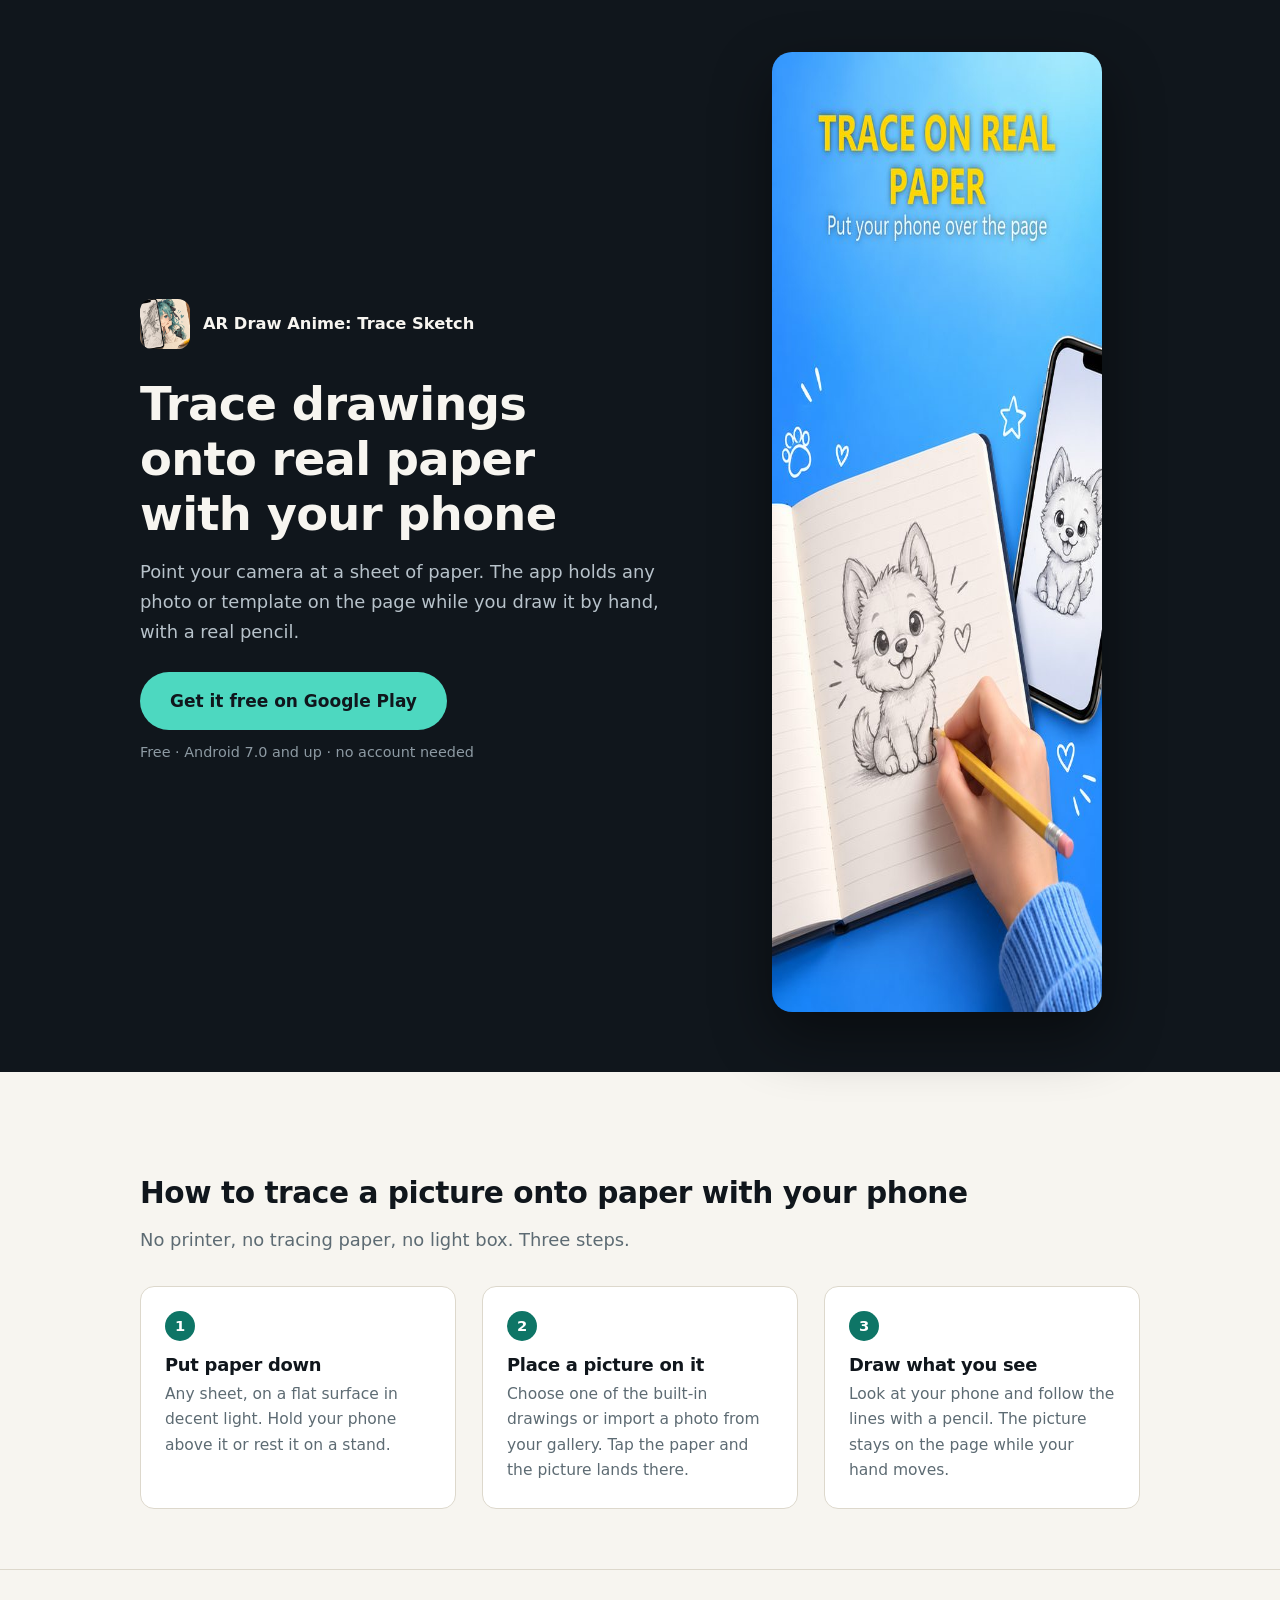
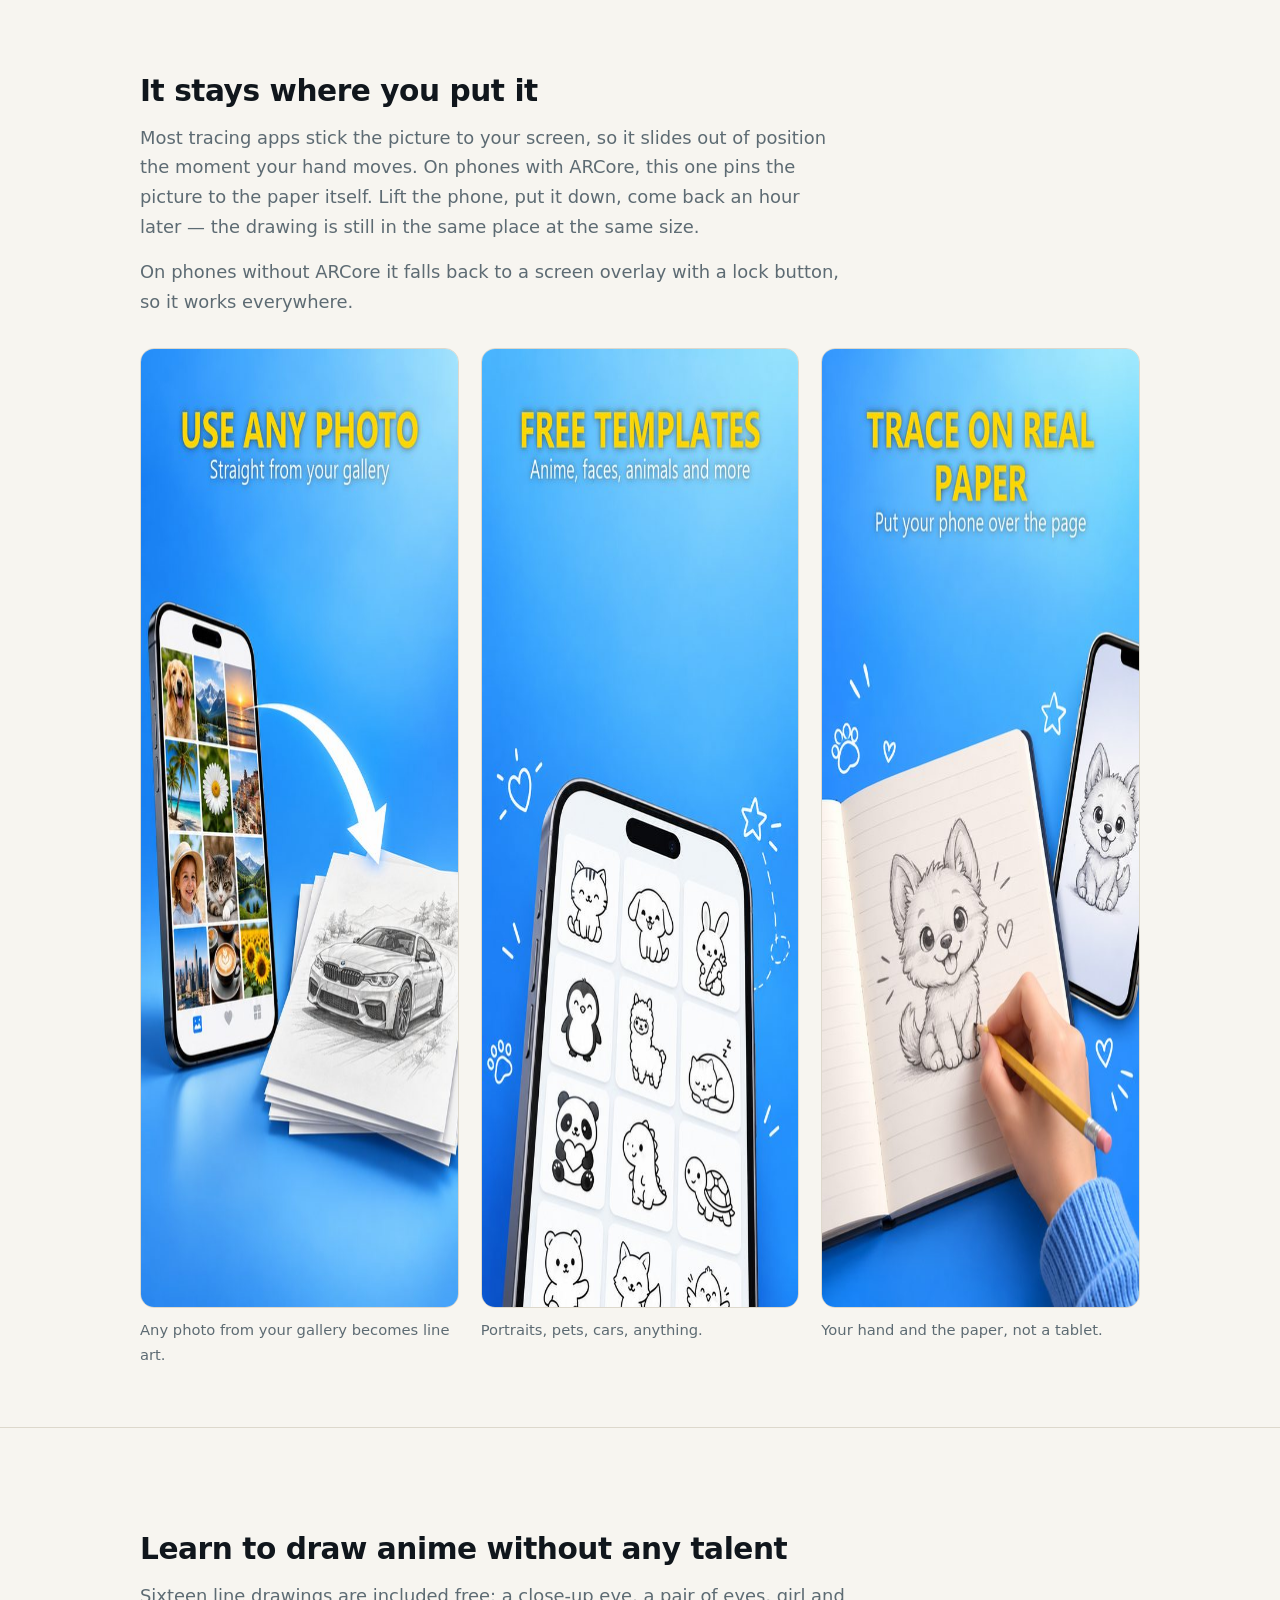
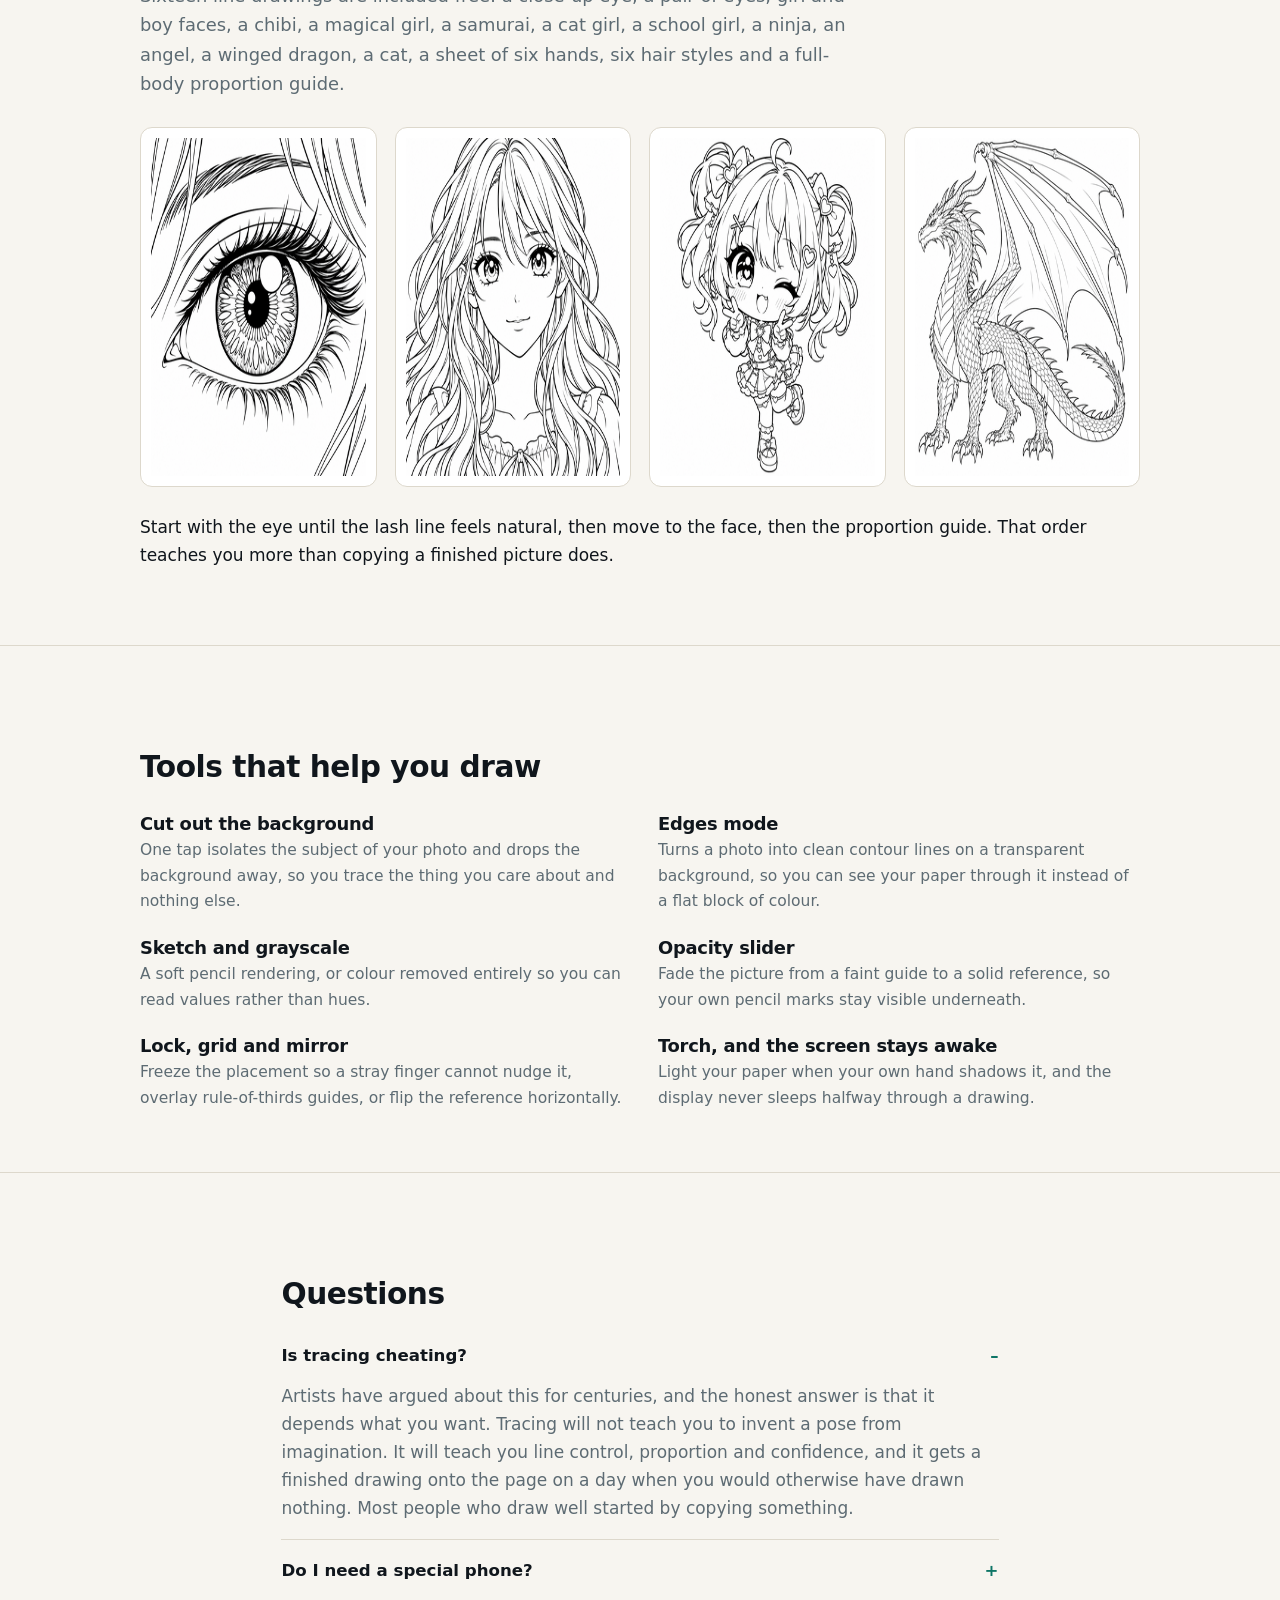
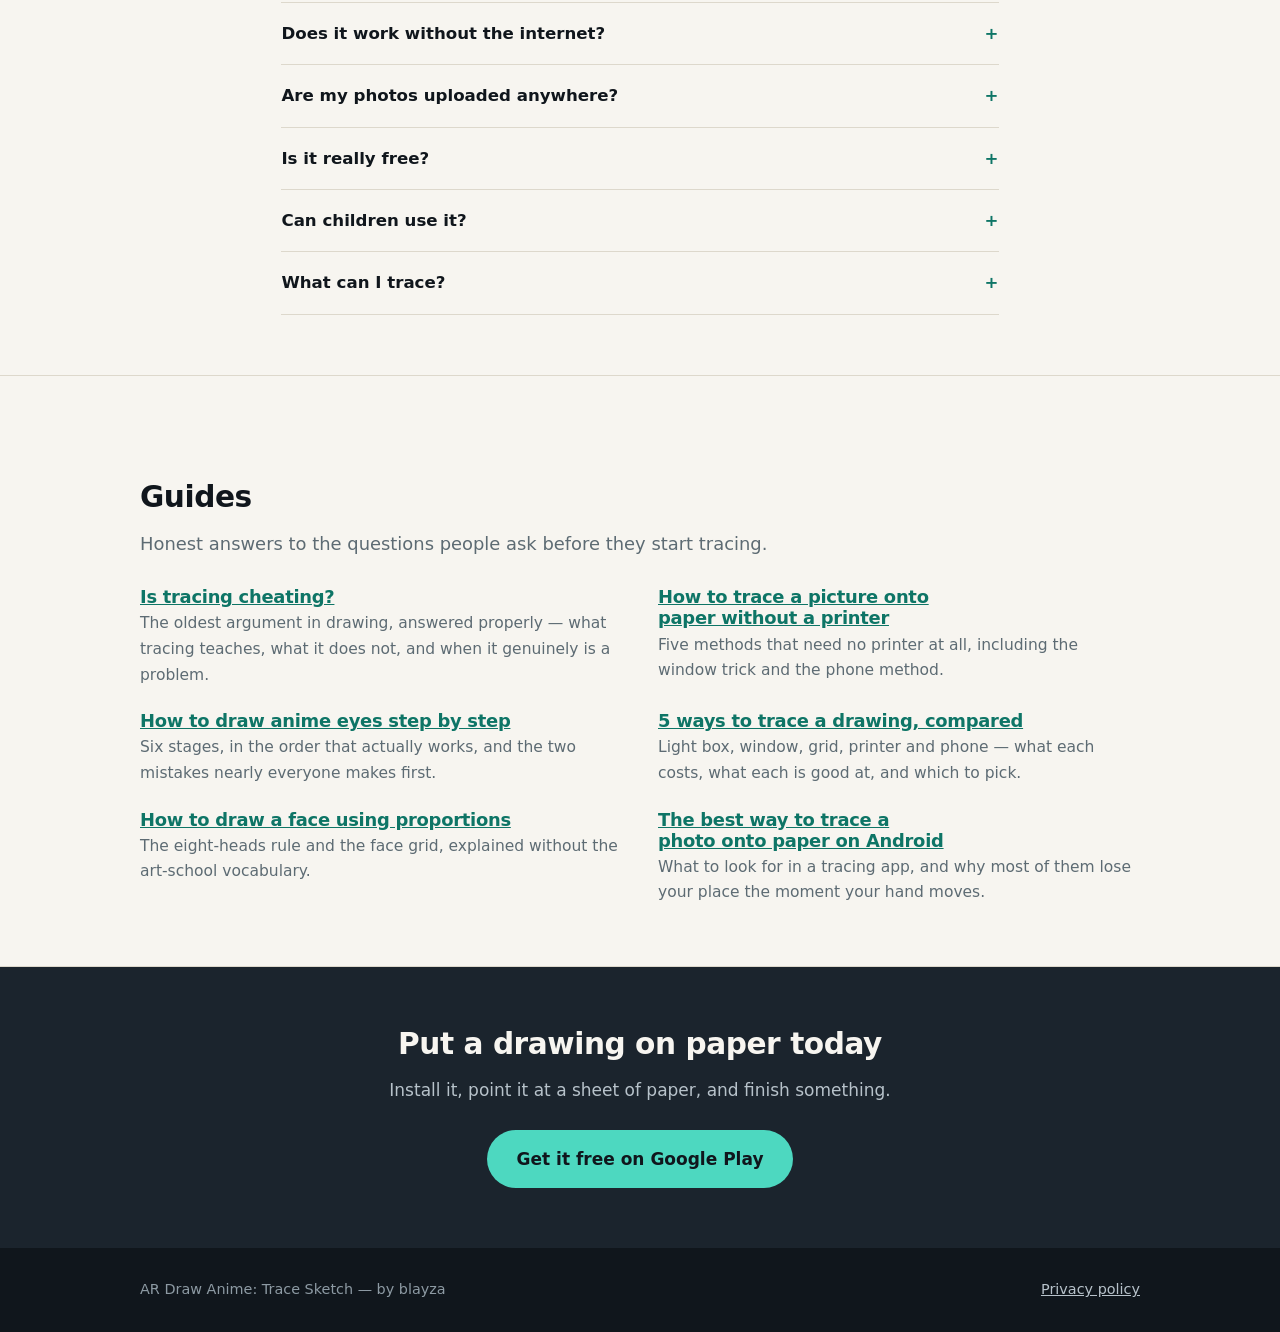
<file: index.html>
<!doctype html>
<html lang="en">
<head>
<meta charset="utf-8">
<meta name="viewport" content="width=device-width, initial-scale=1">

<!-- The title and description are what Google prints in the results list, so they
     carry the phrase people actually type rather than the product name alone. -->
<title>Trace Drawings Onto Real Paper With Your Phone — AR Draw Anime</title>
<meta name="description" content="Free Android app that holds any photo or anime template on real paper through your camera, so you can trace it by hand. 16 free templates, background removal, works without AR too.">
<link rel="canonical" href="https://lofil6254-ux.github.io/blayza-privacy/">

<meta property="og:title" content="Trace Drawings Onto Real Paper With Your Phone">
<meta property="og:description" content="Free Android app that holds any photo on real paper through your camera so you can trace it by hand.">
<meta property="og:image" content="img/share.png">
<meta property="og:type" content="website">

<link rel="icon" href="img/icon.png">

<script type="application/ld+json">
{
  "@context": "https://schema.org",
  "@type": "SoftwareApplication",
  "name": "AR Draw Anime: Trace Sketch",
  "operatingSystem": "Android 7.0+",
  "applicationCategory": "DesignApplication",
  "offers": { "@type": "Offer", "price": "0", "priceCurrency": "USD" },
  "description": "Holds any photo or template on real paper through your phone camera so you can trace it by hand.",
  "url": "https://play.google.com/store/apps/details?id=com.artracing.studio"
}
</script>

<link rel="stylesheet" href="style.css">
</head>
<body>

<header class="hero">
  <div class="wrap">
    <div>
      <div class="brand">
        <img src="img/icon.png" alt="AR Draw Anime app icon" width="50" height="50">
        <span>AR Draw Anime: Trace Sketch</span>
      </div>
      <h1>Trace drawings onto real paper with your phone</h1>
      <p>Point your camera at a sheet of paper. The app holds any photo or template
         on the page while you draw it by hand, with a real pencil.</p>
      <a class="cta" href="https://play.google.com/store/apps/details?id=com.artracing.studio">Get it free on Google Play</a>
      <span class="cta-note">Free · Android 7.0 and up · no account needed</span>
    </div>
    <img class="hero-shot" src="img/trace-on-paper.jpg" width="540" height="960"
         alt="A phone held above a notebook, showing a drawing pinned to the page while a hand traces it">
  </div>
</header>

<section>
  <div class="wrap">
    <h2>How to trace a picture onto paper with your phone</h2>
    <p class="lede">No printer, no tracing paper, no light box. Three steps.</p>
    <div class="steps">
      <div class="step">
        <div class="n">1</div>
        <h3>Put paper down</h3>
        <p>Any sheet, on a flat surface in decent light. Hold your phone above it or rest
           it on a stand.</p>
      </div>
      <div class="step">
        <div class="n">2</div>
        <h3>Place a picture on it</h3>
        <p>Choose one of the built-in drawings or import a photo from your gallery. Tap the
           paper and the picture lands there.</p>
      </div>
      <div class="step">
        <div class="n">3</div>
        <h3>Draw what you see</h3>
        <p>Look at your phone and follow the lines with a pencil. The picture stays on the
           page while your hand moves.</p>
      </div>
    </div>
  </div>
</section>

<section>
  <div class="wrap">
    <h2>It stays where you put it</h2>
    <p class="lede">Most tracing apps stick the picture to your screen, so it slides out
       of position the moment your hand moves. On phones with ARCore, this one pins the
       picture to the paper itself. Lift the phone, put it down, come back an hour later —
       the drawing is still in the same place at the same size.</p>
    <p class="lede">On phones without ARCore it falls back to a screen overlay with a lock
       button, so it works everywhere.</p>
    <div class="shots">
      <figure>
        <img src="img/use-any-photo.jpg" width="540" height="960"
             alt="Choosing a photo from the phone gallery to turn into a drawing">
        <figcaption>Any photo from your gallery becomes line art.</figcaption>
      </figure>
      <figure>
        <img src="img/draw-any-portrait.jpg" width="540" height="960"
             alt="A portrait photo traced as a pencil drawing on a sketchbook">
        <figcaption>Portraits, pets, cars, anything.</figcaption>
      </figure>
      <figure>
        <img src="img/trace-on-paper.jpg" width="540" height="960"
             alt="A hand tracing an anime drawing on paper under a phone">
        <figcaption>Your hand and the paper, not a tablet.</figcaption>
      </figure>
    </div>
  </div>
</section>

<section>
  <div class="wrap">
    <h2>Learn to draw anime without any talent</h2>
    <p class="lede">Sixteen line drawings are included free: a close-up eye, a pair of
       eyes, girl and boy faces, a chibi, a magical girl, a samurai, a cat girl, a school
       girl, a ninja, an angel, a winged dragon, a cat, a sheet of six hands, six hair
       styles and a full-body proportion guide.</p>
    <div class="templates">
      <img src="img/template-eye.png" width="360" height="360" alt="Anime eye line drawing template">
      <img src="img/template-girl.png" width="360" height="360" alt="Anime girl face line drawing template">
      <img src="img/template-chibi.png" width="360" height="360" alt="Chibi character line drawing template">
      <img src="img/template-dragon.png" width="360" height="360" alt="Winged dragon line drawing template">
    </div>
    <p style="margin-top:26px">Start with the eye until the lash line feels natural, then
       move to the face, then the proportion guide. That order teaches you more than
       copying a finished picture does.</p>
  </div>
</section>

<section>
  <div class="wrap">
    <h2>Tools that help you draw</h2>
    <div class="features">
      <div>
        <h3>Cut out the background</h3>
        <p>One tap isolates the subject of your photo and drops the background away, so you
           trace the thing you care about and nothing else.</p>
      </div>
      <div>
        <h3>Edges mode</h3>
        <p>Turns a photo into clean contour lines on a transparent background, so you can
           see your paper through it instead of a flat block of colour.</p>
      </div>
      <div>
        <h3>Sketch and grayscale</h3>
        <p>A soft pencil rendering, or colour removed entirely so you can read values
           rather than hues.</p>
      </div>
      <div>
        <h3>Opacity slider</h3>
        <p>Fade the picture from a faint guide to a solid reference, so your own pencil
           marks stay visible underneath.</p>
      </div>
      <div>
        <h3>Lock, grid and mirror</h3>
        <p>Freeze the placement so a stray finger cannot nudge it, overlay rule-of-thirds
           guides, or flip the reference horizontally.</p>
      </div>
      <div>
        <h3>Torch, and the screen stays awake</h3>
        <p>Light your paper when your own hand shadows it, and the display never sleeps
           halfway through a drawing.</p>
      </div>
    </div>
  </div>
</section>

<section>
  <div class="wrap faq">
    <h2>Questions</h2>

    <details open>
      <summary>Is tracing cheating?</summary>
      <p>Artists have argued about this for centuries, and the honest answer is that it
         depends what you want. Tracing will not teach you to invent a pose from
         imagination. It will teach you line control, proportion and confidence, and it
         gets a finished drawing onto the page on a day when you would otherwise have
         drawn nothing. Most people who draw well started by copying something.</p>
    </details>

    <details>
      <summary>Do I need a special phone?</summary>
      <p>No. Android 7.0 or newer. Phones that support Google's ARCore get the version
         that pins the picture to the paper; every other phone gets a screen overlay with
         a lock button instead. Both work.</p>
    </details>

    <details>
      <summary>Does it work without the internet?</summary>
      <p>Yes, apart from the one-off download of the background-removal model. Everything
         else runs on the phone.</p>
    </details>

    <details>
      <summary>Are my photos uploaded anywhere?</summary>
      <p>No. Photos you import are copied into the app's own storage on your phone and
         stay there. The camera feed is never recorded. There is no account and no
         sign-up.</p>
    </details>

    <details>
      <summary>Is it really free?</summary>
      <p>Yes. All sixteen templates are included, there is no subscription and there is
         nothing to buy.</p>
    </details>

    <details>
      <summary>Can children use it?</summary>
      <p>Yes — it is rated for ages 3 and up. It is a good way to get a child drawing on
         paper rather than on a screen, since the result is a real drawing they can keep.</p>
    </details>

    <details>
      <summary>What can I trace?</summary>
      <p>Anything you have a picture of: pets, family photos, cars, flowers, anime
         characters, logos, a photo you took five minutes ago. Please respect copyright if
         you intend to publish or sell what you draw.</p>
    </details>
  </div>
</section>


<section>
  <div class="wrap">
    <h2>Guides</h2>
    <p class="lede">Honest answers to the questions people ask before they start
       tracing.</p>
    <div class="features">
      <div>
        <h3><a href="is-tracing-cheating.html">Is tracing cheating?</a></h3>
        <p>The oldest argument in drawing, answered properly — what tracing teaches,
           what it does not, and when it genuinely is a problem.</p>
      </div>
      <div>
        <h3><a href="trace-without-printer.html">How to trace a picture onto paper without a printer</a></h3>
        <p>Five methods that need no printer at all, including the window trick and the
           phone method.</p>
      </div>
      <div>
        <h3><a href="how-to-draw-anime-eyes.html">How to draw anime eyes step by step</a></h3>
        <p>Six stages, in the order that actually works, and the two mistakes nearly
           everyone makes first.</p>
      </div>
      <div>
        <h3><a href="ways-to-trace-a-drawing.html">5 ways to trace a drawing, compared</a></h3>
        <p>Light box, window, grid, printer and phone — what each costs, what each is
           good at, and which to pick.</p>
      </div>
      <div>
        <h3><a href="draw-a-face-proportions.html">How to draw a face using proportions</a></h3>
        <p>The eight-heads rule and the face grid, explained without the art-school
           vocabulary.</p>
      </div>
      <div>
        <h3><a href="trace-photo-android.html">The best way to trace a photo onto paper on Android</a></h3>
        <p>What to look for in a tracing app, and why most of them lose your place the
           moment your hand moves.</p>
      </div>
    </div>
  </div>
</section>

<section class="closing">
  <div class="wrap">
    <h2>Put a drawing on paper today</h2>
    <p>Install it, point it at a sheet of paper, and finish something.</p>
    <a class="cta" href="https://play.google.com/store/apps/details?id=com.artracing.studio">Get it free on Google Play</a>
  </div>
</section>

<footer>
  <div class="wrap">
    <span>AR Draw Anime: Trace Sketch — by blayza</span>
    <span><a href="privacy-policy.html">Privacy policy</a></span>
  </div>
</footer>

</body>
</html>
</file>
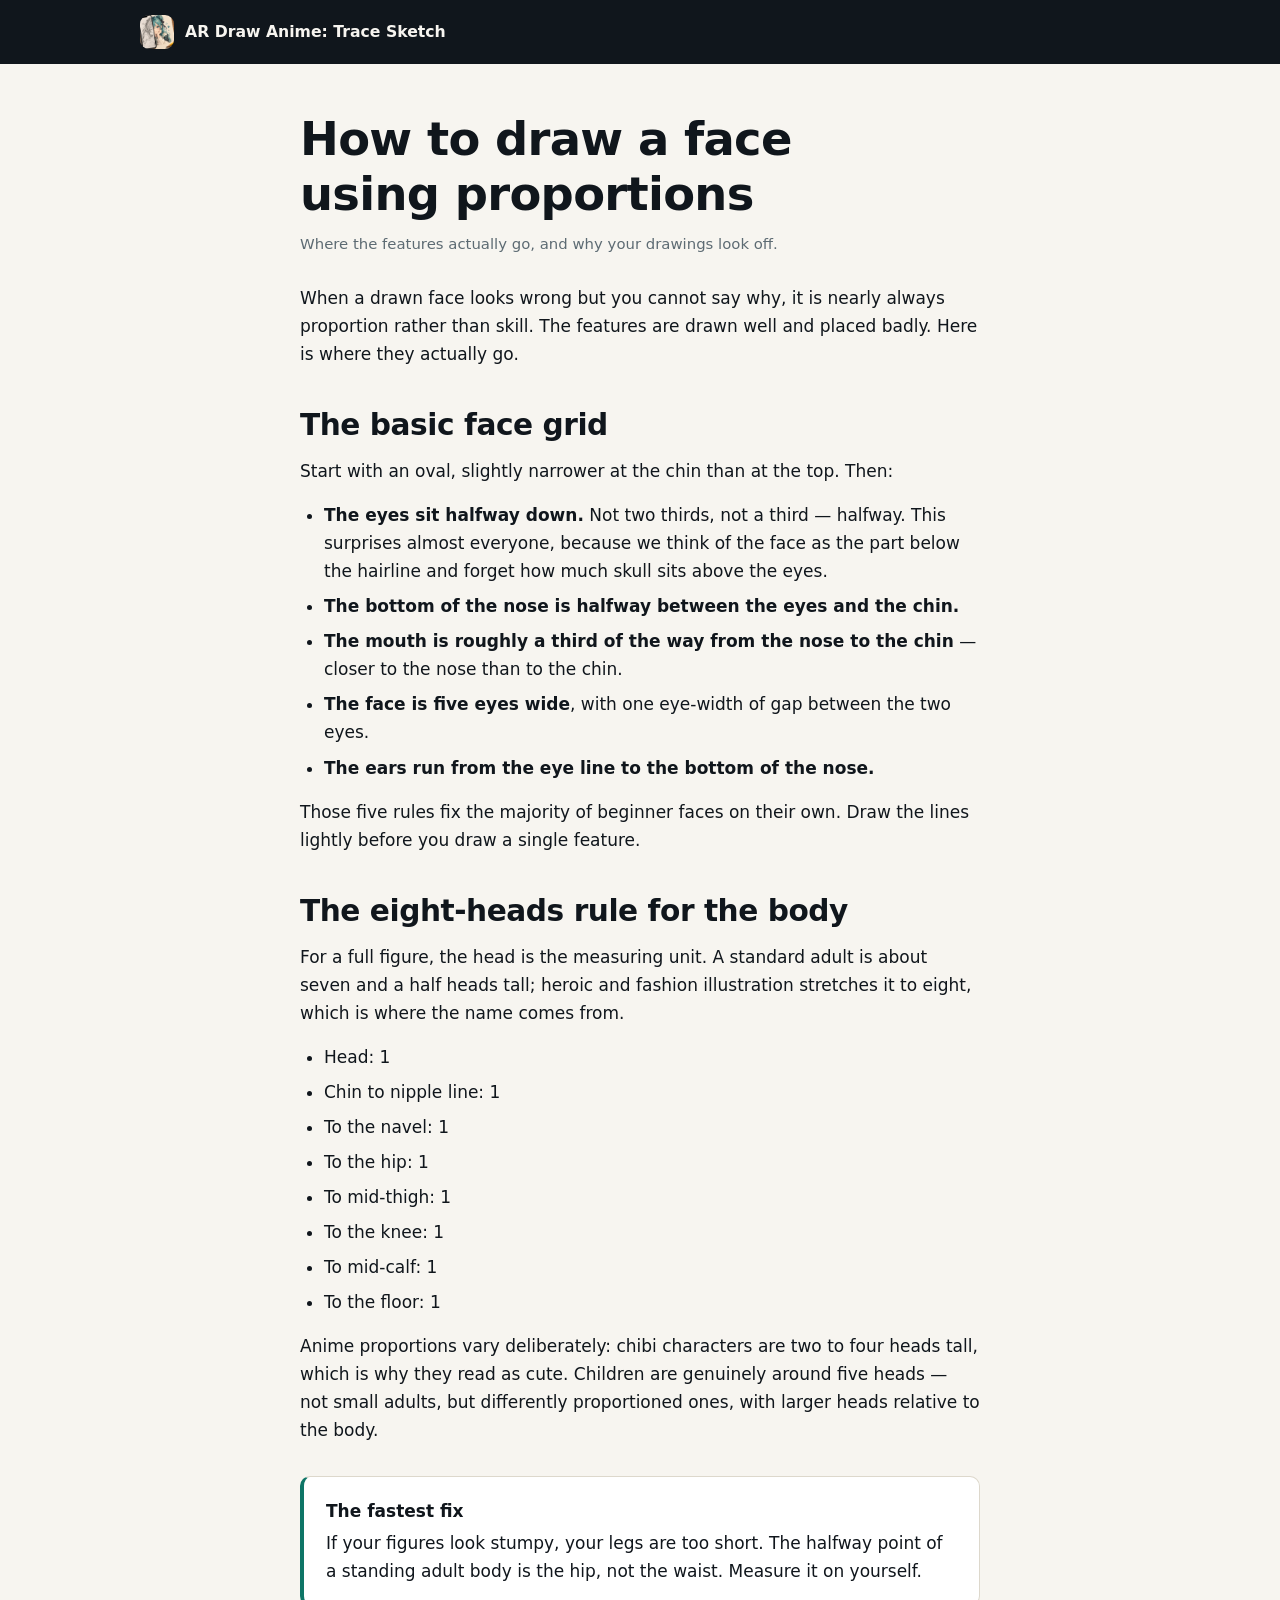
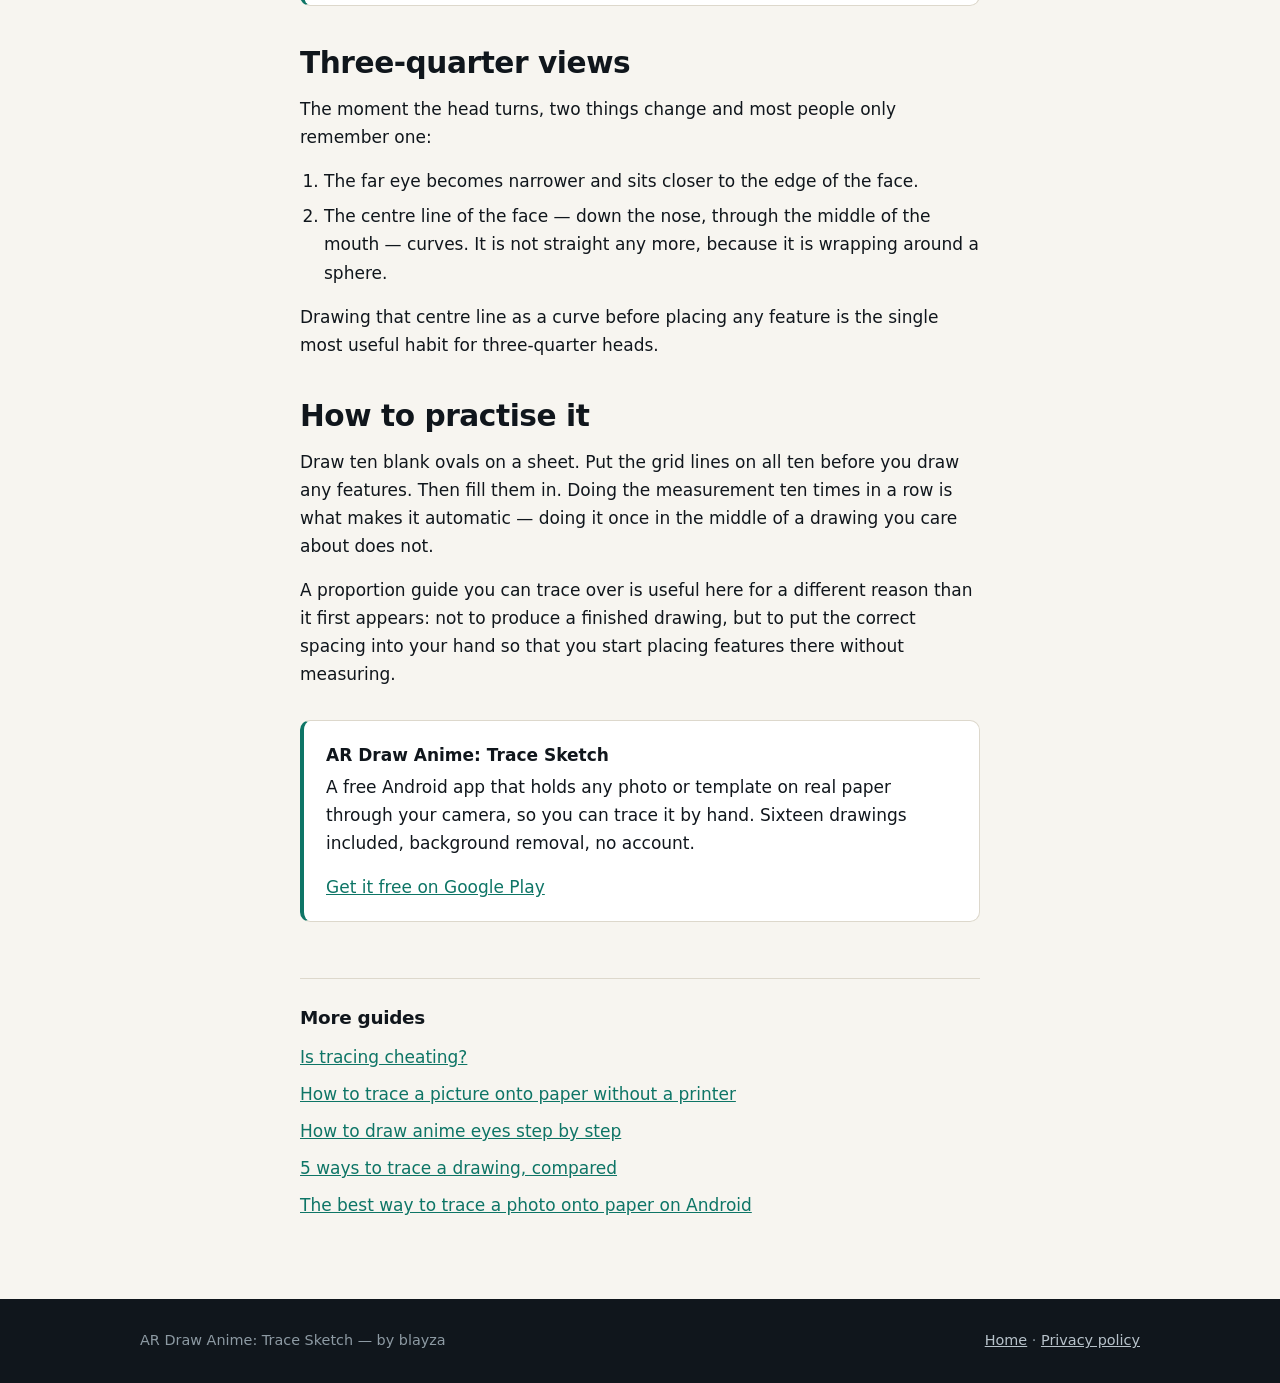
<file: draw-a-face-proportions.html>
<!doctype html>
<html lang="en">
<head>
<meta charset="utf-8">
<meta name="viewport" content="width=device-width, initial-scale=1">
<title>How to Draw a Face Using Proportions</title>
<meta name="description" content="The face grid and the eight-heads rule explained without art-school vocabulary — where the eyes, nose and mouth actually go.">
<link rel="canonical" href="https://lofil6254-ux.github.io/blayza-privacy/draw-a-face-proportions.html">
<meta property="og:title" content="How to Draw a Face Using Proportions">
<meta property="og:description" content="The face grid and the eight-heads rule explained without art-school vocabulary — where the eyes, nose and mouth actually go.">
<meta property="og:image" content="https://lofil6254-ux.github.io/blayza-privacy/img/share.png">
<meta property="og:type" content="article">
<link rel="icon" href="img/icon.png">
<link rel="stylesheet" href="style.css">
<script type="application/ld+json">
{
  "@context": "https://schema.org",
  "@type": "Article",
  "headline": "How to Draw a Face Using Proportions",
  "description": "The face grid and the eight-heads rule explained without art-school vocabulary — where the eyes, nose and mouth actually go.",
  "mainEntityOfPage": "https://lofil6254-ux.github.io/blayza-privacy/draw-a-face-proportions.html",
  "author": { "@type": "Person", "name": "blayza" }
}
</script>
</head>
<body>

<div class="sitebar">
  <div class="wrap">
    <img src="img/icon.png" alt="" width="34" height="34">
    <a href="./">AR Draw Anime: Trace Sketch</a>
  </div>
</div>

<article>
  <div class="wrap narrow">
    <h1>How to draw a face using proportions</h1>
    <p class="meta">Where the features actually go, and why your drawings look off.</p>

<p>When a drawn face looks wrong but you cannot say why, it is nearly always proportion
rather than skill. The features are drawn well and placed badly. Here is where they
actually go.</p>

<h2>The basic face grid</h2>

<p>Start with an oval, slightly narrower at the chin than at the top. Then:</p>

<ul>
  <li><strong>The eyes sit halfway down.</strong> Not two thirds, not a third — halfway.
      This surprises almost everyone, because we think of the face as the part below the
      hairline and forget how much skull sits above the eyes.</li>
  <li><strong>The bottom of the nose is halfway between the eyes and the chin.</strong></li>
  <li><strong>The mouth is roughly a third of the way from the nose to the chin</strong> —
      closer to the nose than to the chin.</li>
  <li><strong>The face is five eyes wide</strong>, with one eye-width of gap between the
      two eyes.</li>
  <li><strong>The ears run from the eye line to the bottom of the nose.</strong></li>
</ul>

<p>Those five rules fix the majority of beginner faces on their own. Draw the lines
lightly before you draw a single feature.</p>

<h2>The eight-heads rule for the body</h2>

<p>For a full figure, the head is the measuring unit. A standard adult is about seven and
a half heads tall; heroic and fashion illustration stretches it to eight, which is where
the name comes from.</p>

<ul>
  <li>Head: 1</li>
  <li>Chin to nipple line: 1</li>
  <li>To the navel: 1</li>
  <li>To the hip: 1</li>
  <li>To mid-thigh: 1</li>
  <li>To the knee: 1</li>
  <li>To mid-calf: 1</li>
  <li>To the floor: 1</li>
</ul>

<p>Anime proportions vary deliberately: chibi characters are two to four heads tall,
which is why they read as cute. Children are genuinely around five heads — not small
adults, but differently proportioned ones, with larger heads relative to the body.</p>

<div class="callout">
  <strong>The fastest fix</strong>
  <p>If your figures look stumpy, your legs are too short. The halfway point of a standing
     adult body is the hip, not the waist. Measure it on yourself.</p>
</div>

<h2>Three-quarter views</h2>

<p>The moment the head turns, two things change and most people only remember one:</p>

<ol>
  <li>The far eye becomes narrower and sits closer to the edge of the face.</li>
  <li>The centre line of the face — down the nose, through the middle of the mouth —
      curves. It is not straight any more, because it is wrapping around a sphere.</li>
</ol>

<p>Drawing that centre line as a curve before placing any feature is the single most
useful habit for three-quarter heads.</p>

<h2>How to practise it</h2>

<p>Draw ten blank ovals on a sheet. Put the grid lines on all ten before you draw any
features. Then fill them in. Doing the measurement ten times in a row is what makes it
automatic — doing it once in the middle of a drawing you care about does not.</p>

<p>A proportion guide you can trace over is useful here for a different reason than it
first appears: not to produce a finished drawing, but to put the correct spacing into
your hand so that you start placing features there without measuring.</p>

    <div class="callout">
      <strong>AR Draw Anime: Trace Sketch</strong>
      <p>A free Android app that holds any photo or template on real paper through your
         camera, so you can trace it by hand. Sixteen drawings included, background
         removal, no account.</p>
      <p><a href="https://play.google.com/store/apps/details?id=com.artracing.studio">Get it free on Google Play</a></p>
    </div>

    <div class="more">
      <h2>More guides</h2>
      <ul>
        <li><a href="is-tracing-cheating.html">Is tracing cheating?</a></li>
        <li><a href="trace-without-printer.html">How to trace a picture onto paper without a printer</a></li>
        <li><a href="how-to-draw-anime-eyes.html">How to draw anime eyes step by step</a></li>
        <li><a href="ways-to-trace-a-drawing.html">5 ways to trace a drawing, compared</a></li>
        <li><a href="trace-photo-android.html">The best way to trace a photo onto paper on Android</a></li>
      </ul>
    </div>
  </div>
</article>

<footer>
  <div class="wrap">
    <span>AR Draw Anime: Trace Sketch &mdash; by blayza</span>
    <span><a href="./">Home</a> &middot; <a href="privacy-policy.html">Privacy policy</a></span>
  </div>
</footer>

</body>
</html>
</file>
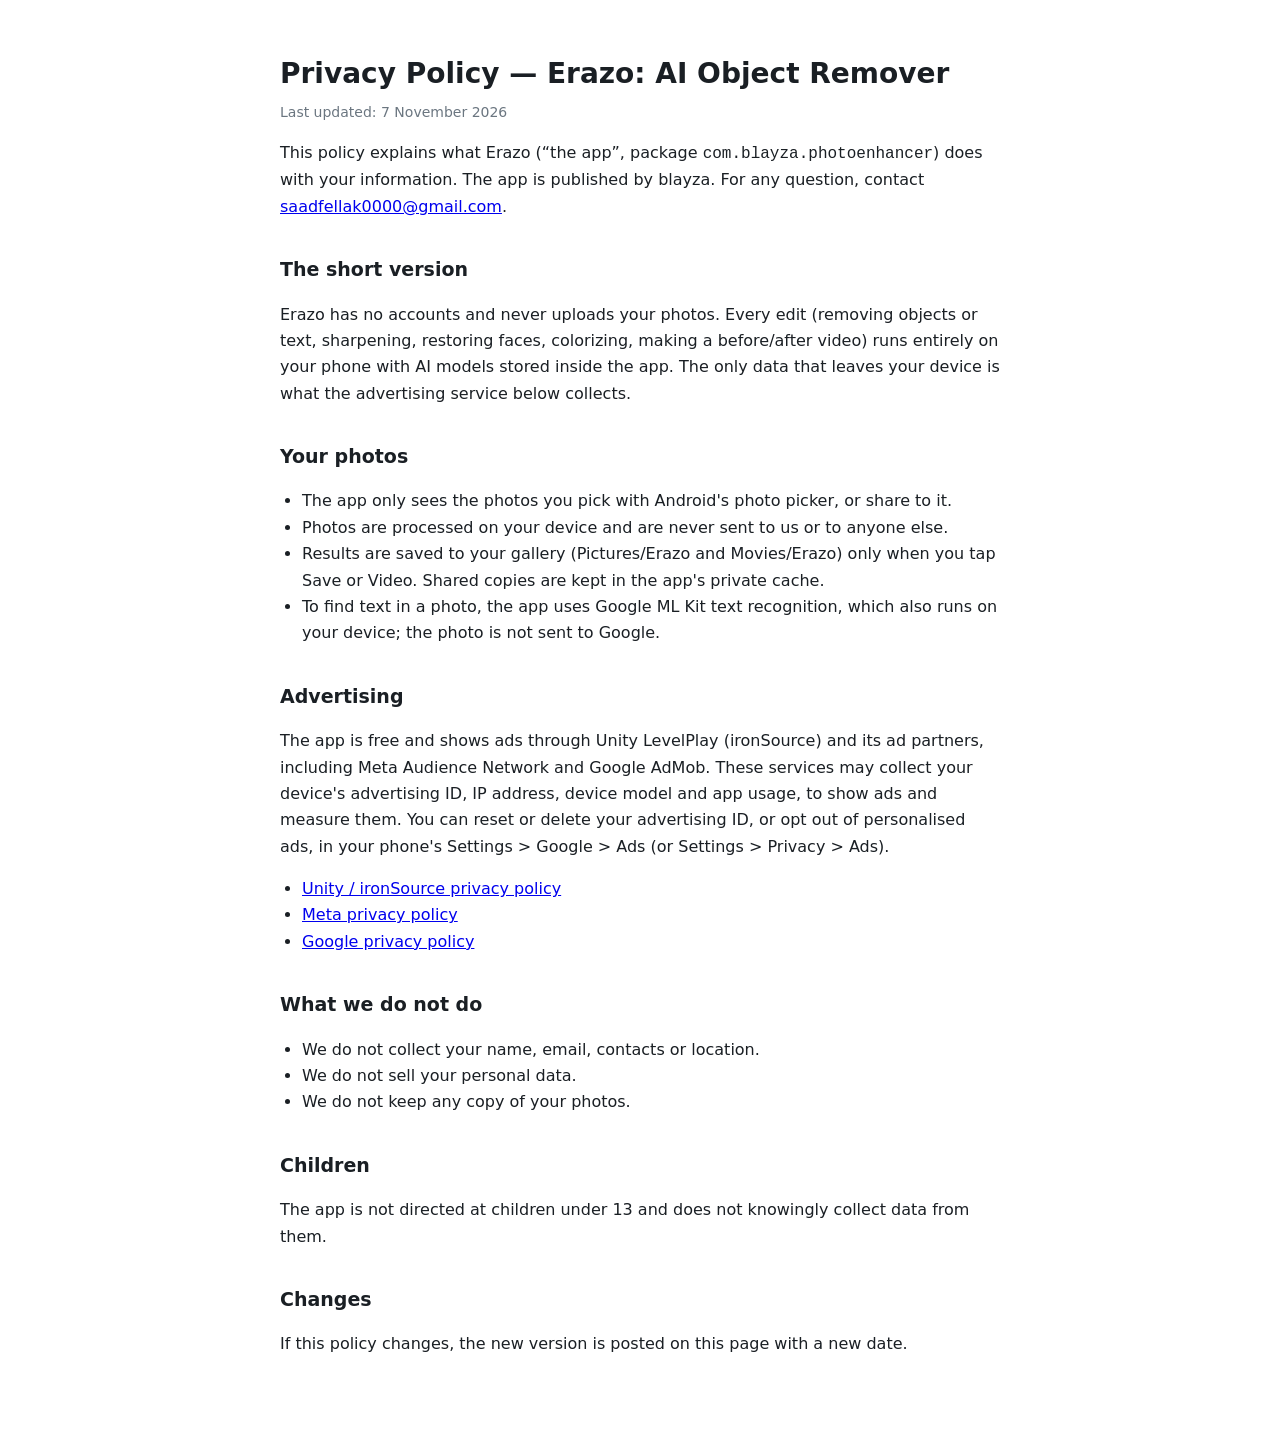
<file: erazo-privacy-policy.html>
<!doctype html>
<html lang="en">
<head>
<meta charset="utf-8">
<meta name="viewport" content="width=device-width, initial-scale=1">
<title>Erazo — Privacy Policy</title>
<style>
  body { max-width: 720px; margin: 0 auto; padding: 32px 20px 80px; font: 16px/1.65 system-ui, -apple-system, "Segoe UI", sans-serif; color: #1a1f24; }
  h1 { font-size: 28px; margin-bottom: 4px; }
  h2 { font-size: 19px; margin-top: 34px; }
  .updated { color: #6b7680; font-size: 14px; margin-top: 0; }
  ul { padding-left: 22px; }
</style>
</head>
<body>

<h1>Privacy Policy — Erazo: AI Object Remover</h1>
<p class="updated">Last updated: 7 November 2026</p>

<p>
  This policy explains what Erazo (&ldquo;the app&rdquo;, package
  <code>com.blayza.photoenhancer</code>) does with your information. The app is published by
  blayza. For any question, contact
  <a href="mailto:saadfellak0000@gmail.com">saadfellak0000@gmail.com</a>.
</p>

<h2>The short version</h2>
<p>
  Erazo has no accounts and never uploads your photos. Every edit (removing objects or
  text, sharpening, restoring faces, colorizing, making a before/after video) runs entirely
  on your phone with AI models stored inside the app. The only data that leaves your device
  is what the advertising service below collects.
</p>

<h2>Your photos</h2>
<ul>
  <li>The app only sees the photos you pick with Android's photo picker, or share to it.</li>
  <li>Photos are processed on your device and are never sent to us or to anyone else.</li>
  <li>Results are saved to your gallery (Pictures/Erazo and Movies/Erazo) only when you tap
      Save or Video. Shared copies are kept in the app's private cache.</li>
  <li>To find text in a photo, the app uses Google ML Kit text recognition, which also runs
      on your device; the photo is not sent to Google.</li>
</ul>

<h2>Advertising</h2>
<p>
  The app is free and shows ads through Unity LevelPlay (ironSource) and its ad partners,
  including Meta Audience Network and Google AdMob. These services may collect your
  device's advertising ID, IP address, device model and app usage, to show ads and measure
  them. You can reset or delete your advertising ID, or opt out of personalised ads, in your
  phone's Settings &gt; Google &gt; Ads (or Settings &gt; Privacy &gt; Ads).
</p>
<ul>
  <li><a href="https://unity.com/legal/game-player-and-app-user-privacy-policy">Unity / ironSource privacy policy</a></li>
  <li><a href="https://www.facebook.com/privacy/policy/">Meta privacy policy</a></li>
  <li><a href="https://policies.google.com/privacy">Google privacy policy</a></li>
</ul>

<h2>What we do not do</h2>
<ul>
  <li>We do not collect your name, email, contacts or location.</li>
  <li>We do not sell your personal data.</li>
  <li>We do not keep any copy of your photos.</li>
</ul>

<h2>Children</h2>
<p>
  The app is not directed at children under 13 and does not knowingly collect data from
  them.
</p>

<h2>Changes</h2>
<p>
  If this policy changes, the new version is posted on this page with a new date.
</p>

</body>
</html>
</file>
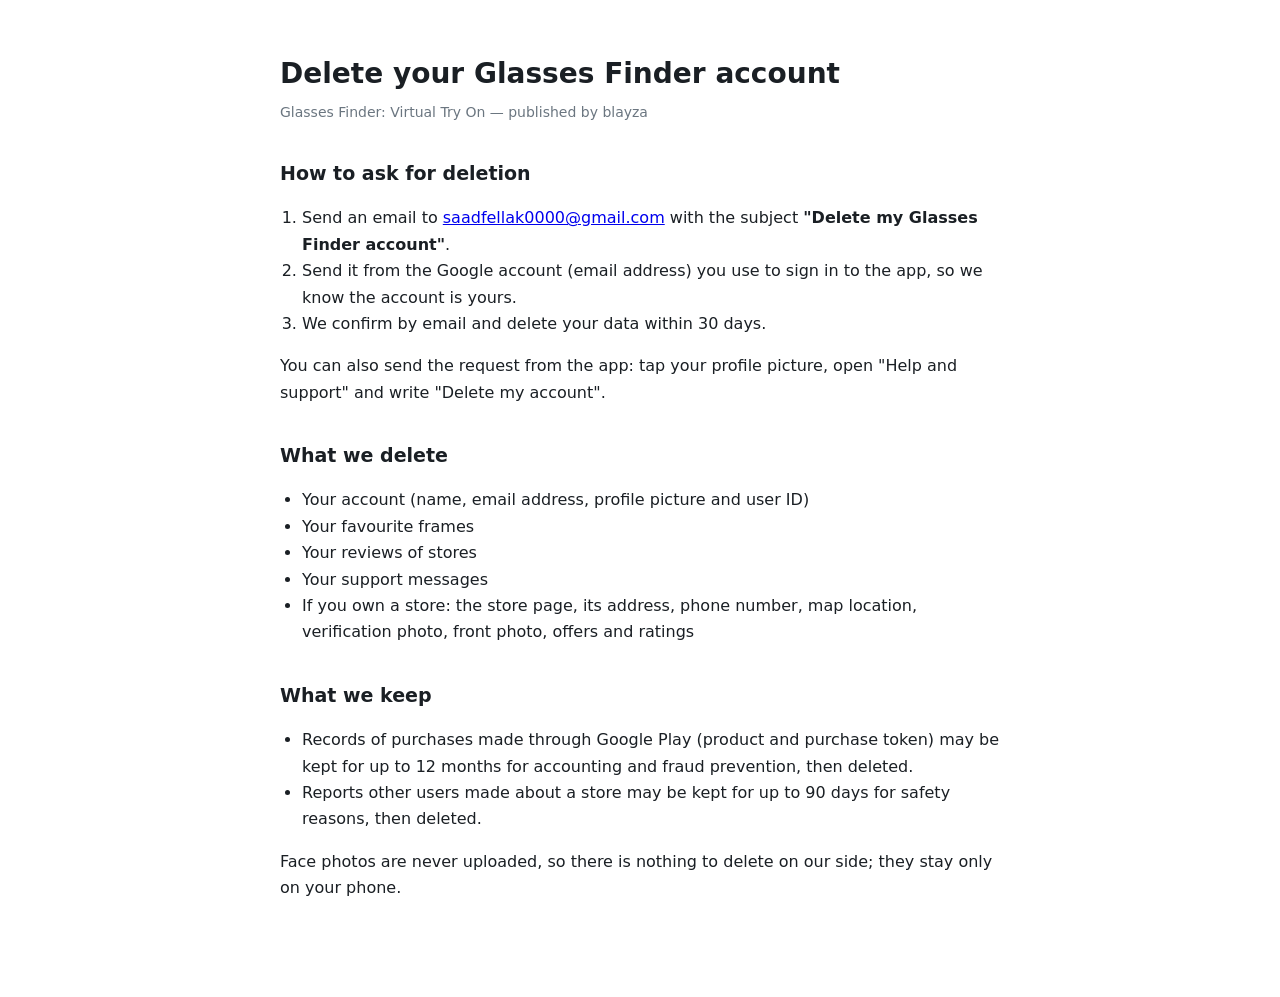
<file: glasses-finder-delete-account.html>
<!doctype html>
<html lang="en">
<head>
<meta charset="utf-8">
<meta name="viewport" content="width=device-width, initial-scale=1">
<title>Glasses Finder — Delete your account</title>
<style>
  body { max-width: 720px; margin: 0 auto; padding: 32px 20px 80px; font: 16px/1.65 system-ui, -apple-system, "Segoe UI", sans-serif; color: #1a1f24; }
  h1 { font-size: 28px; margin-bottom: 4px; }
  h2 { font-size: 19px; margin-top: 34px; }
  .sub { color: #6b7680; font-size: 14px; margin-top: 0; }
  ol, ul { padding-left: 22px; }
</style>
</head>
<body>

<h1>Delete your Glasses Finder account</h1>
<p class="sub">Glasses Finder: Virtual Try On — published by blayza</p>

<h2>How to ask for deletion</h2>
<ol>
  <li>Send an email to <a href="mailto:saadfellak0000@gmail.com?subject=Delete%20my%20Glasses%20Finder%20account">saadfellak0000@gmail.com</a>
      with the subject <b>"Delete my Glasses Finder account"</b>.</li>
  <li>Send it from the Google account (email address) you use to sign in to the app, so we know the account is yours.</li>
  <li>We confirm by email and delete your data within 30 days.</li>
</ol>
<p>You can also send the request from the app: tap your profile picture, open "Help and support" and write "Delete my account".</p>

<h2>What we delete</h2>
<ul>
  <li>Your account (name, email address, profile picture and user ID)</li>
  <li>Your favourite frames</li>
  <li>Your reviews of stores</li>
  <li>Your support messages</li>
  <li>If you own a store: the store page, its address, phone number, map location, verification photo, front photo, offers and ratings</li>
</ul>

<h2>What we keep</h2>
<ul>
  <li>Records of purchases made through Google Play (product and purchase token) may be kept for up to 12 months for accounting and fraud prevention, then deleted.</li>
  <li>Reports other users made about a store may be kept for up to 90 days for safety reasons, then deleted.</li>
</ul>
<p>Face photos are never uploaded, so there is nothing to delete on our side; they stay only on your phone.</p>

</body>
</html>
</file>
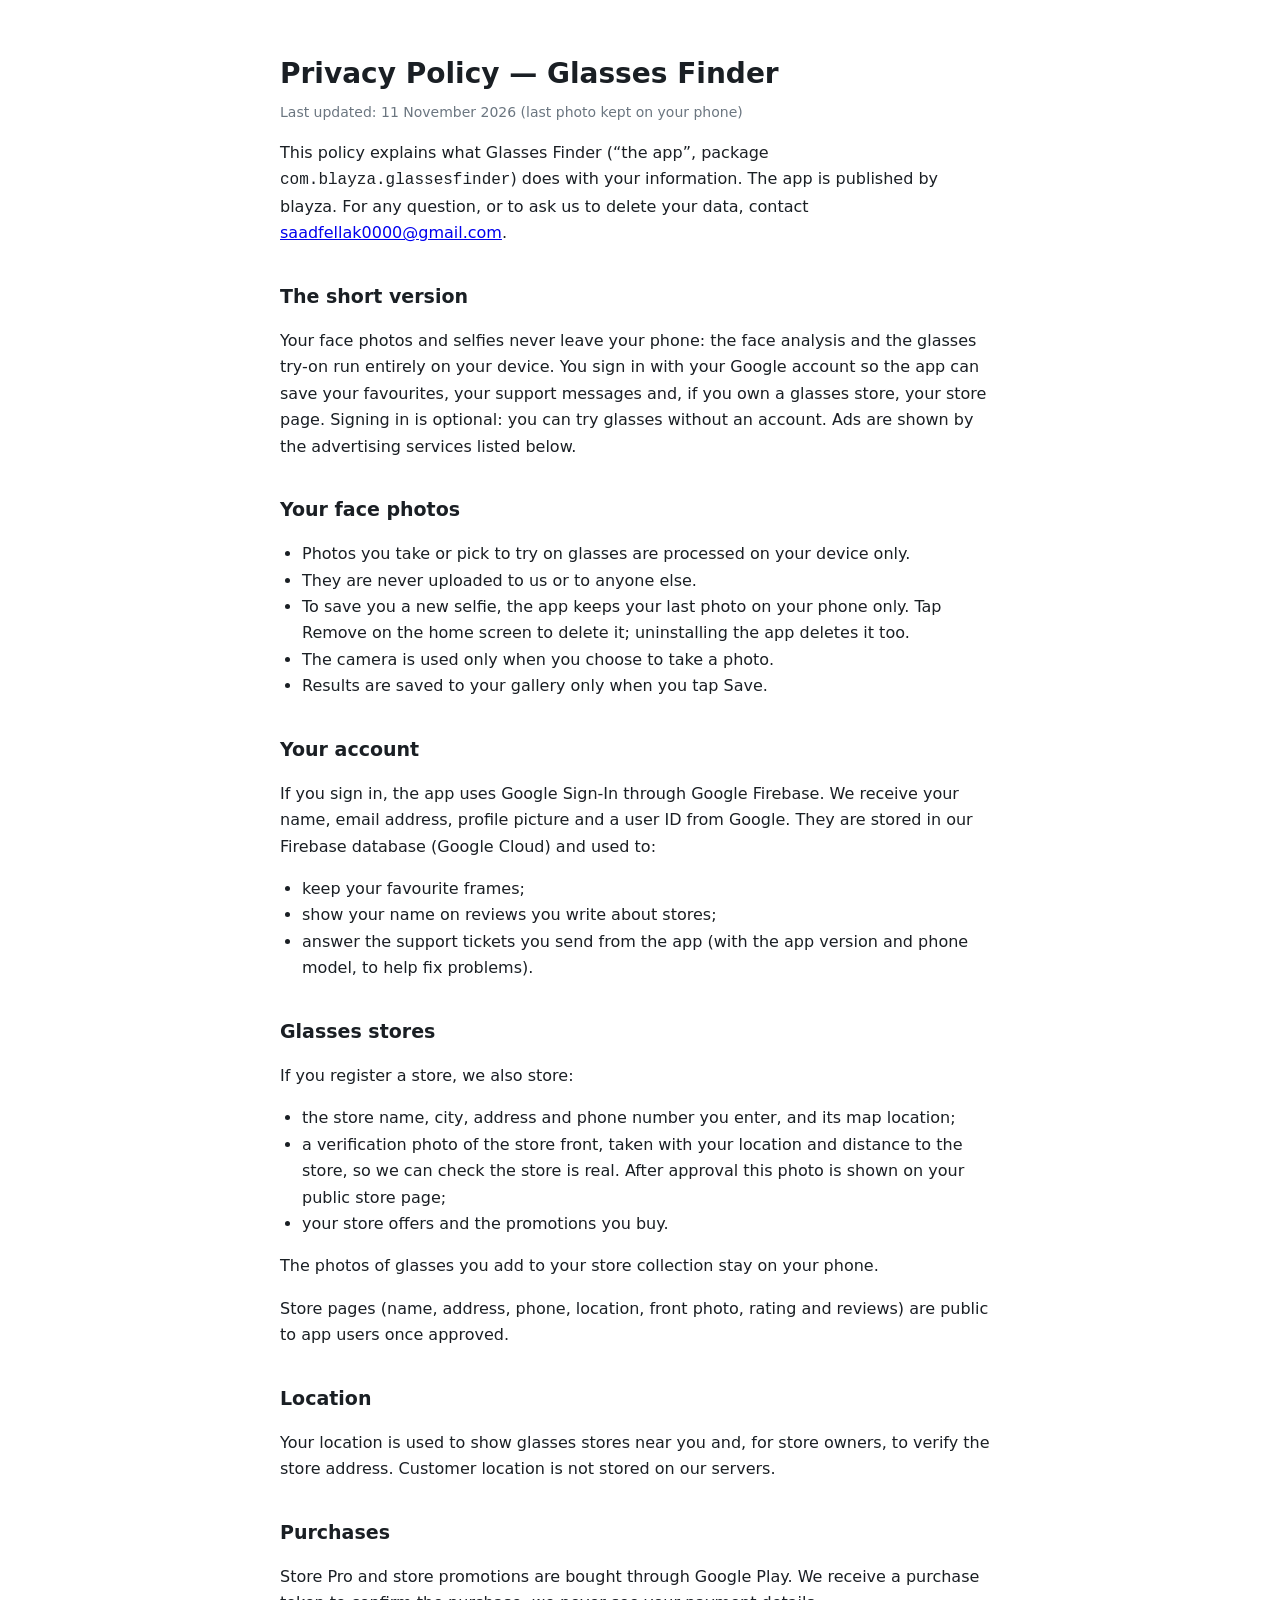
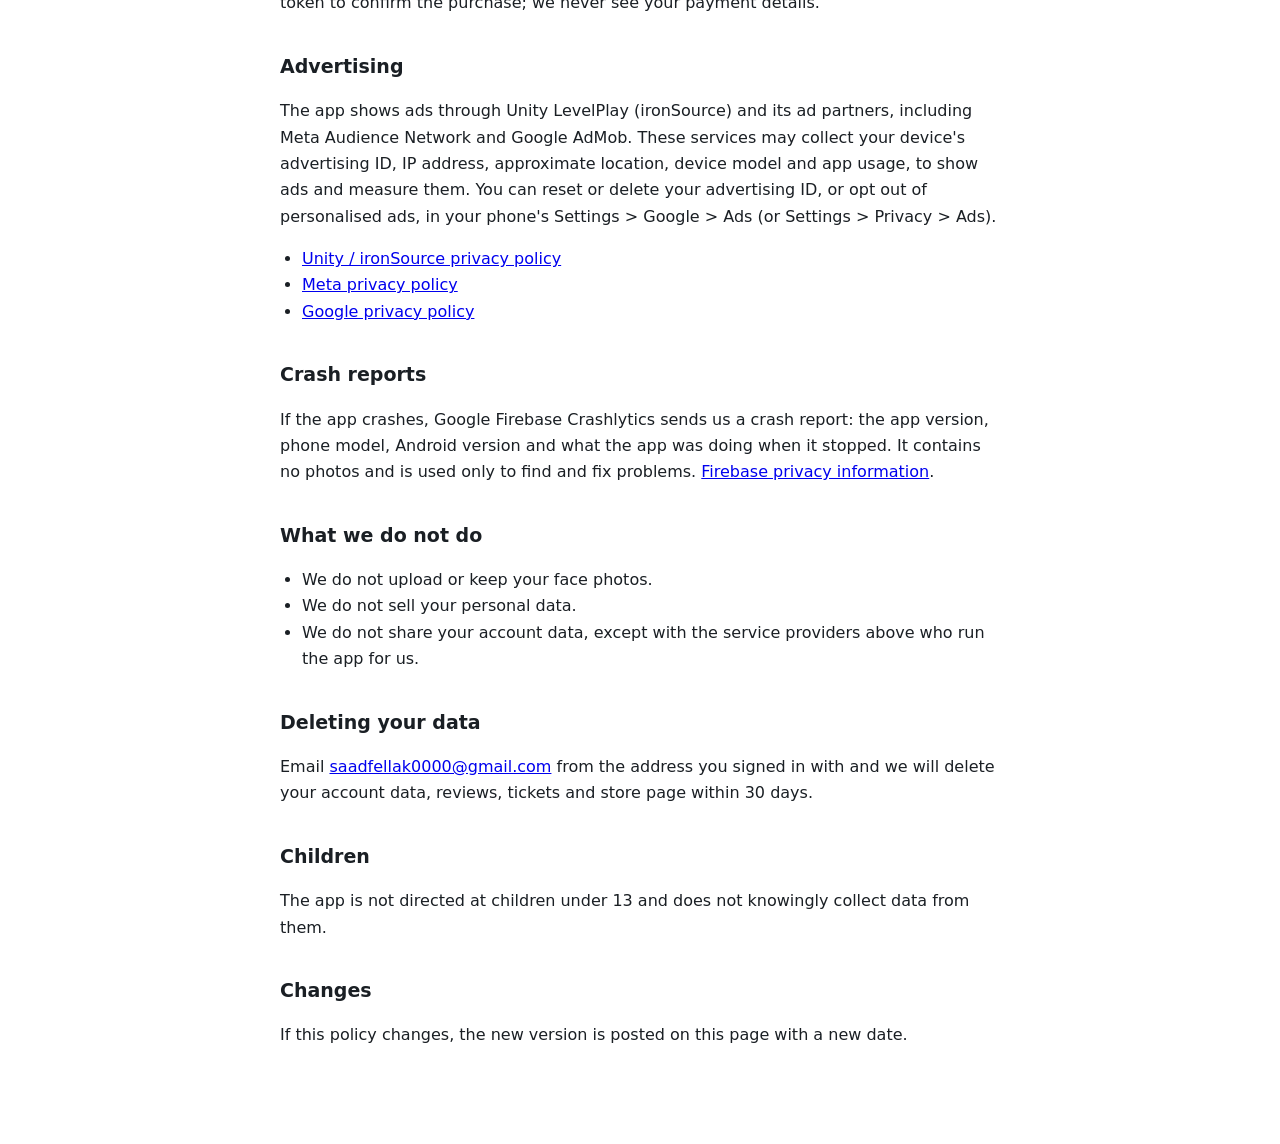
<file: glasses-finder-privacy-policy.html>
<!doctype html>
<html lang="en">
<head>
<meta charset="utf-8">
<meta name="viewport" content="width=device-width, initial-scale=1">
<title>Glasses Finder — Privacy Policy</title>
<style>
  body { max-width: 720px; margin: 0 auto; padding: 32px 20px 80px; font: 16px/1.65 system-ui, -apple-system, "Segoe UI", sans-serif; color: #1a1f24; }
  h1 { font-size: 28px; margin-bottom: 4px; }
  h2 { font-size: 19px; margin-top: 34px; }
  .updated { color: #6b7680; font-size: 14px; margin-top: 0; }
  ul { padding-left: 22px; }
</style>
</head>
<body>

<h1>Privacy Policy — Glasses Finder</h1>
<p class="updated">Last updated: 11 November 2026 (last photo kept on your phone)</p>

<p>
  This policy explains what Glasses Finder (&ldquo;the app&rdquo;, package
  <code>com.blayza.glassesfinder</code>) does with your information. The app is published by
  blayza. For any question, or to ask us to delete your data, contact
  <a href="mailto:saadfellak0000@gmail.com">saadfellak0000@gmail.com</a>.
</p>

<h2>The short version</h2>
<p>
  Your face photos and selfies never leave your phone: the face analysis and the glasses
  try-on run entirely on your device. You sign in with your Google account so the app can
  save your favourites, your support messages and, if you own a glasses store, your store
  page. Signing in is optional: you can try glasses without an account. Ads are shown by the advertising services listed below.
</p>

<h2>Your face photos</h2>
<ul>
  <li>Photos you take or pick to try on glasses are processed on your device only.</li>
  <li>They are never uploaded to us or to anyone else.</li>
  <li>To save you a new selfie, the app keeps your last photo on your phone only. Tap Remove on the home screen to delete it; uninstalling the app deletes it too.</li>
  <li>The camera is used only when you choose to take a photo.</li>
  <li>Results are saved to your gallery only when you tap Save.</li>
</ul>

<h2>Your account</h2>
<p>
  If you sign in, the app uses Google Sign-In through Google Firebase. We receive your name, email address,
  profile picture and a user ID from Google. They are stored in our Firebase database
  (Google Cloud) and used to:
</p>
<ul>
  <li>keep your favourite frames;</li>
  <li>show your name on reviews you write about stores;</li>
  <li>answer the support tickets you send from the app (with the app version and phone model, to help fix problems).</li>
</ul>

<h2>Glasses stores</h2>
<p>If you register a store, we also store:</p>
<ul>
  <li>the store name, city, address and phone number you enter, and its map location;</li>
  <li>a verification photo of the store front, taken with your location and distance to the store, so we can check the store is real. After approval this photo is shown on your public store page;</li>
  <li>your store offers and the promotions you buy.</li>
</ul>
<p>The photos of glasses you add to your store collection stay on your phone.</p>
<p>Store pages (name, address, phone, location, front photo, rating and reviews) are public to app users once approved.</p>

<h2>Location</h2>
<p>
  Your location is used to show glasses stores near you and, for store owners, to verify the
  store address. Customer location is not stored on our servers.
</p>

<h2>Purchases</h2>
<p>
  Store Pro and store promotions are bought through Google Play. We receive a purchase
  token to confirm the purchase; we never see your payment details.
</p>

<h2>Advertising</h2>
<p>
  The app shows ads through Unity LevelPlay (ironSource) and its ad partners, including Meta
  Audience Network and Google AdMob. These services may collect your device's advertising
  ID, IP address, approximate location, device model and app usage, to show ads and measure
  them. You can reset or delete your advertising ID, or opt out of personalised ads, in your
  phone's Settings &gt; Google &gt; Ads (or Settings &gt; Privacy &gt; Ads).
</p>
<ul>
  <li><a href="https://unity.com/legal/game-player-and-app-user-privacy-policy">Unity / ironSource privacy policy</a></li>
  <li><a href="https://www.facebook.com/privacy/policy/">Meta privacy policy</a></li>
  <li><a href="https://policies.google.com/privacy">Google privacy policy</a></li>
</ul>

<h2>Crash reports</h2>
<p>
  If the app crashes, Google Firebase Crashlytics sends us a crash report: the app version,
  phone model, Android version and what the app was doing when it stopped. It contains no
  photos and is used only to find and fix problems.
  <a href="https://firebase.google.com/support/privacy">Firebase privacy information</a>.
</p>

<h2>What we do not do</h2>
<ul>
  <li>We do not upload or keep your face photos.</li>
  <li>We do not sell your personal data.</li>
  <li>We do not share your account data, except with the service providers above who run the app for us.</li>
</ul>

<h2>Deleting your data</h2>
<p>
  Email <a href="mailto:saadfellak0000@gmail.com">saadfellak0000@gmail.com</a> from the
  address you signed in with and we will delete your account data, reviews, tickets and
  store page within 30 days.
</p>

<h2>Children</h2>
<p>
  The app is not directed at children under 13 and does not knowingly collect data from
  them.
</p>

<h2>Changes</h2>
<p>
  If this policy changes, the new version is posted on this page with a new date.
</p>

</body>
</html>
</file>
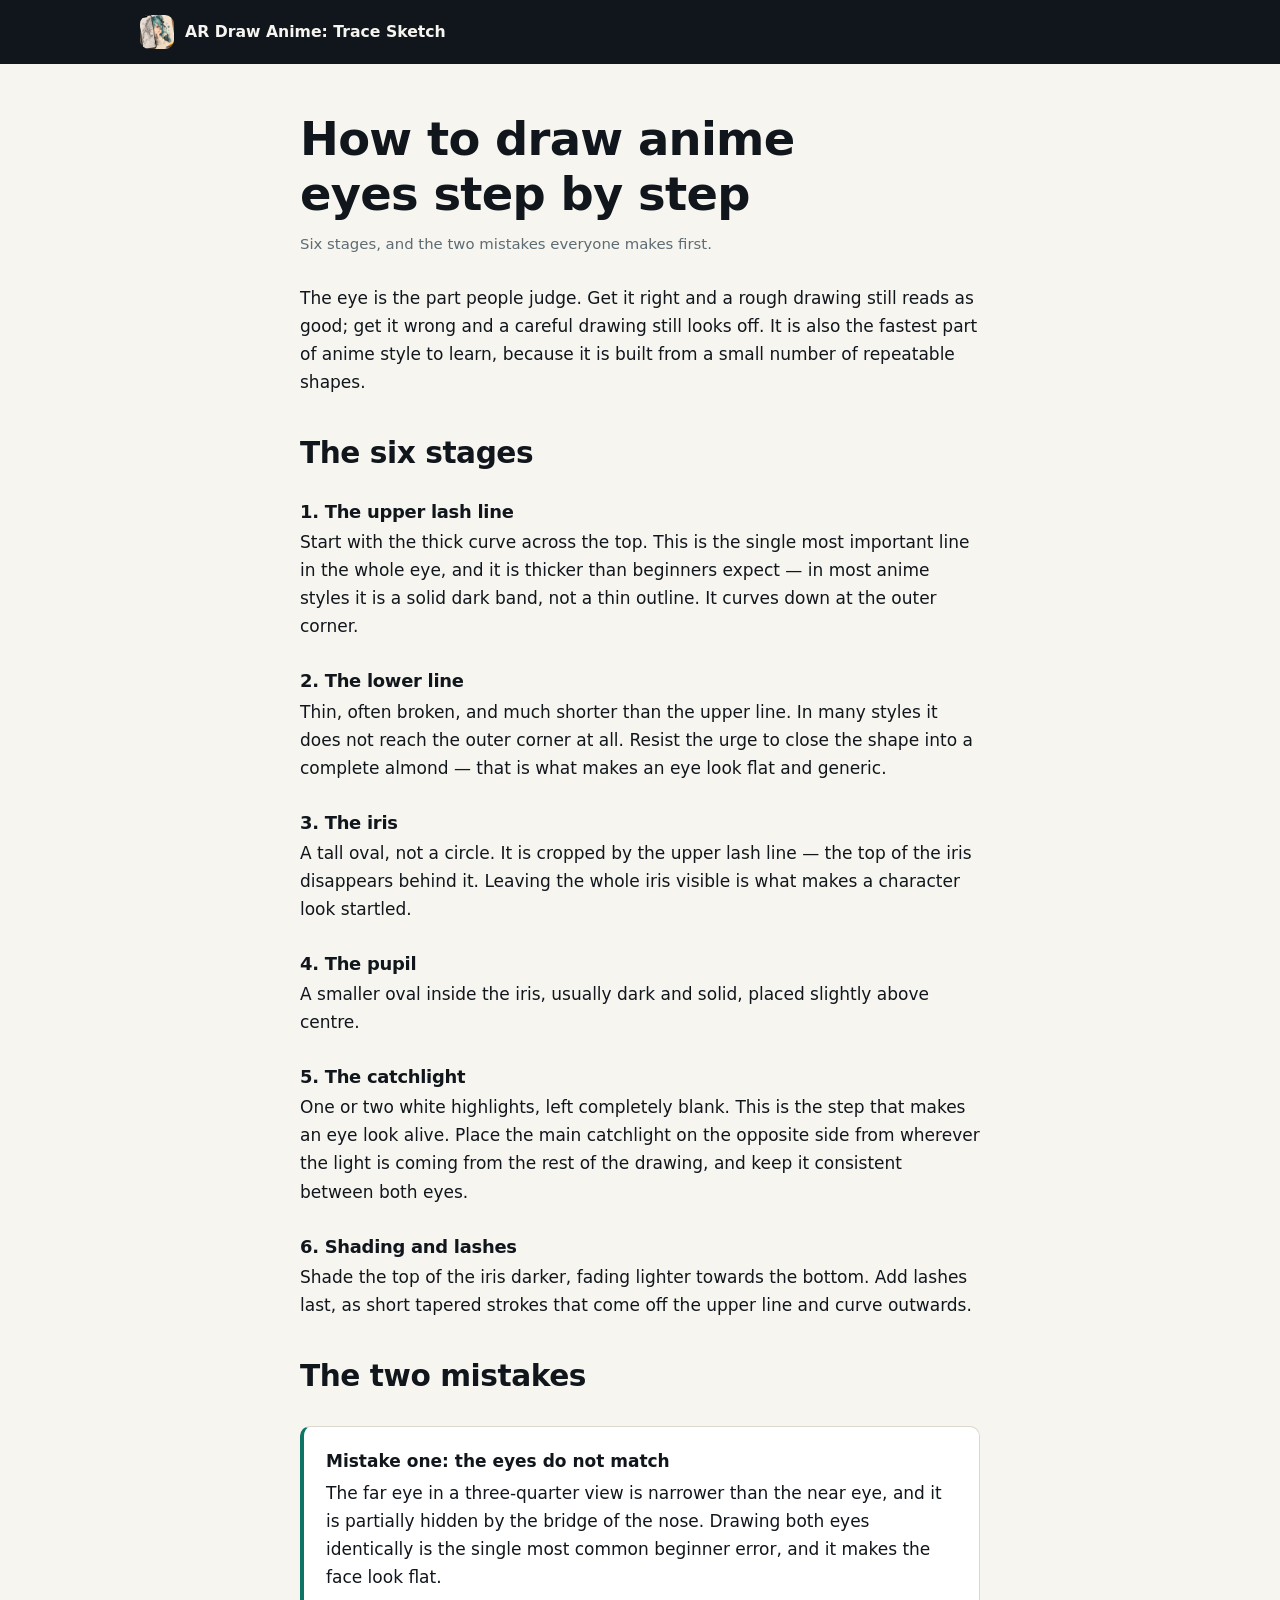
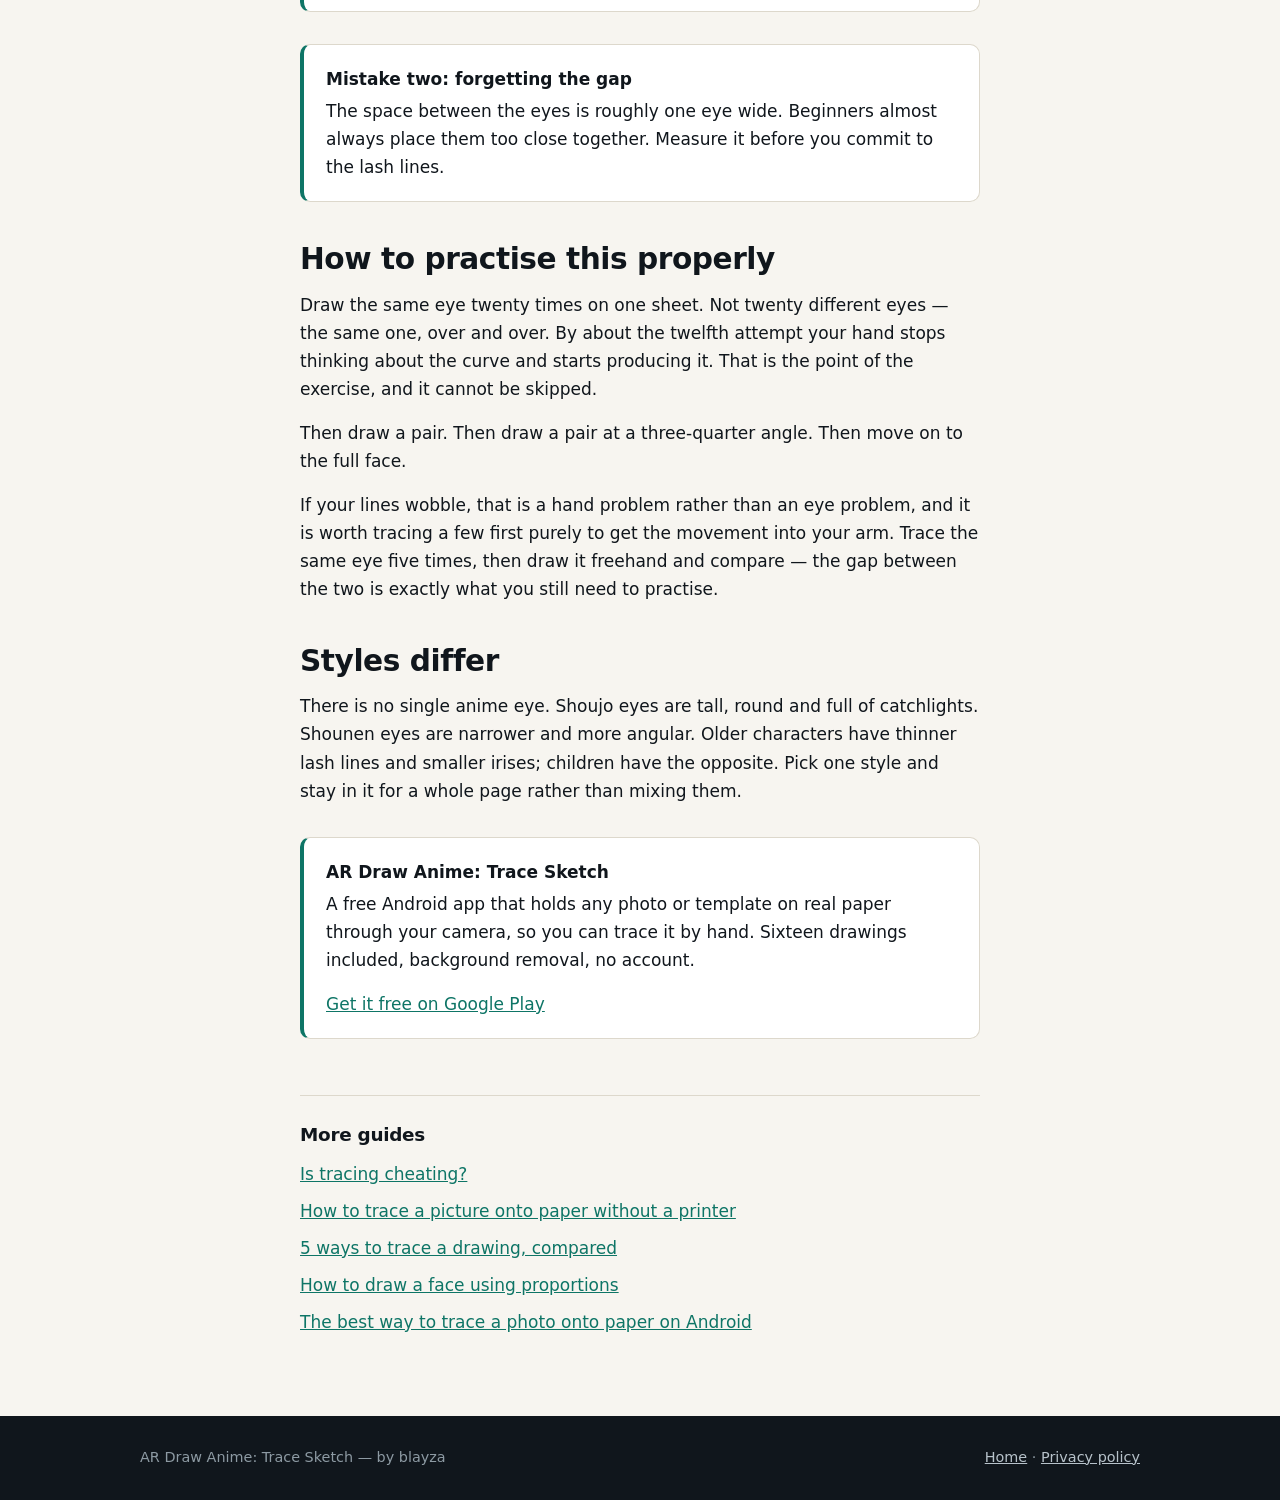
<file: how-to-draw-anime-eyes.html>
<!doctype html>
<html lang="en">
<head>
<meta charset="utf-8">
<meta name="viewport" content="width=device-width, initial-scale=1">
<title>How to Draw Anime Eyes Step by Step</title>
<meta name="description" content="Six stages in the order that actually works, plus the two mistakes almost every beginner makes when drawing anime eyes.">
<link rel="canonical" href="https://lofil6254-ux.github.io/blayza-privacy/how-to-draw-anime-eyes.html">
<meta property="og:title" content="How to Draw Anime Eyes Step by Step">
<meta property="og:description" content="Six stages in the order that actually works, plus the two mistakes almost every beginner makes when drawing anime eyes.">
<meta property="og:image" content="https://lofil6254-ux.github.io/blayza-privacy/img/share.png">
<meta property="og:type" content="article">
<link rel="icon" href="img/icon.png">
<link rel="stylesheet" href="style.css">
<script type="application/ld+json">
{
  "@context": "https://schema.org",
  "@type": "Article",
  "headline": "How to Draw Anime Eyes Step by Step",
  "description": "Six stages in the order that actually works, plus the two mistakes almost every beginner makes when drawing anime eyes.",
  "mainEntityOfPage": "https://lofil6254-ux.github.io/blayza-privacy/how-to-draw-anime-eyes.html",
  "author": { "@type": "Person", "name": "blayza" }
}
</script>
</head>
<body>

<div class="sitebar">
  <div class="wrap">
    <img src="img/icon.png" alt="" width="34" height="34">
    <a href="./">AR Draw Anime: Trace Sketch</a>
  </div>
</div>

<article>
  <div class="wrap narrow">
    <h1>How to draw anime eyes step by step</h1>
    <p class="meta">Six stages, and the two mistakes everyone makes first.</p>

<p>The eye is the part people judge. Get it right and a rough drawing still reads as
good; get it wrong and a careful drawing still looks off. It is also the fastest part of
anime style to learn, because it is built from a small number of repeatable shapes.</p>

<h2>The six stages</h2>

<h3>1. The upper lash line</h3>

<p>Start with the thick curve across the top. This is the single most important line in
the whole eye, and it is thicker than beginners expect — in most anime styles it is a
solid dark band, not a thin outline. It curves down at the outer corner.</p>

<h3>2. The lower line</h3>

<p>Thin, often broken, and much shorter than the upper line. In many styles it does not
reach the outer corner at all. Resist the urge to close the shape into a complete almond —
that is what makes an eye look flat and generic.</p>

<h3>3. The iris</h3>

<p>A tall oval, not a circle. It is cropped by the upper lash line — the top of the iris
disappears behind it. Leaving the whole iris visible is what makes a character look
startled.</p>

<h3>4. The pupil</h3>

<p>A smaller oval inside the iris, usually dark and solid, placed slightly above centre.</p>

<h3>5. The catchlight</h3>

<p>One or two white highlights, left completely blank. This is the step that makes an eye
look alive. Place the main catchlight on the opposite side from wherever the light is
coming from the rest of the drawing, and keep it consistent between both eyes.</p>

<h3>6. Shading and lashes</h3>

<p>Shade the top of the iris darker, fading lighter towards the bottom. Add lashes last,
as short tapered strokes that come off the upper line and curve outwards.</p>

<h2>The two mistakes</h2>

<div class="callout">
  <strong>Mistake one: the eyes do not match</strong>
  <p>The far eye in a three-quarter view is narrower than the near eye, and it is
     partially hidden by the bridge of the nose. Drawing both eyes identically is the
     single most common beginner error, and it makes the face look flat.</p>
</div>

<div class="callout">
  <strong>Mistake two: forgetting the gap</strong>
  <p>The space between the eyes is roughly one eye wide. Beginners almost always place
     them too close together. Measure it before you commit to the lash lines.</p>
</div>

<h2>How to practise this properly</h2>

<p>Draw the same eye twenty times on one sheet. Not twenty different eyes — the same one,
over and over. By about the twelfth attempt your hand stops thinking about the curve and
starts producing it. That is the point of the exercise, and it cannot be skipped.</p>

<p>Then draw a pair. Then draw a pair at a three-quarter angle. Then move on to the full
face.</p>

<p>If your lines wobble, that is a hand problem rather than an eye problem, and it is
worth tracing a few first purely to get the movement into your arm. Trace the same eye
five times, then draw it freehand and compare — the gap between the two is exactly what
you still need to practise.</p>

<h2>Styles differ</h2>

<p>There is no single anime eye. Shoujo eyes are tall, round and full of catchlights.
Shounen eyes are narrower and more angular. Older characters have thinner lash lines and
smaller irises; children have the opposite. Pick one style and stay in it for a whole page
rather than mixing them.</p>

    <div class="callout">
      <strong>AR Draw Anime: Trace Sketch</strong>
      <p>A free Android app that holds any photo or template on real paper through your
         camera, so you can trace it by hand. Sixteen drawings included, background
         removal, no account.</p>
      <p><a href="https://play.google.com/store/apps/details?id=com.artracing.studio">Get it free on Google Play</a></p>
    </div>

    <div class="more">
      <h2>More guides</h2>
      <ul>
        <li><a href="is-tracing-cheating.html">Is tracing cheating?</a></li>
        <li><a href="trace-without-printer.html">How to trace a picture onto paper without a printer</a></li>
        <li><a href="ways-to-trace-a-drawing.html">5 ways to trace a drawing, compared</a></li>
        <li><a href="draw-a-face-proportions.html">How to draw a face using proportions</a></li>
        <li><a href="trace-photo-android.html">The best way to trace a photo onto paper on Android</a></li>
      </ul>
    </div>
  </div>
</article>

<footer>
  <div class="wrap">
    <span>AR Draw Anime: Trace Sketch &mdash; by blayza</span>
    <span><a href="./">Home</a> &middot; <a href="privacy-policy.html">Privacy policy</a></span>
  </div>
</footer>

</body>
</html>
</file>
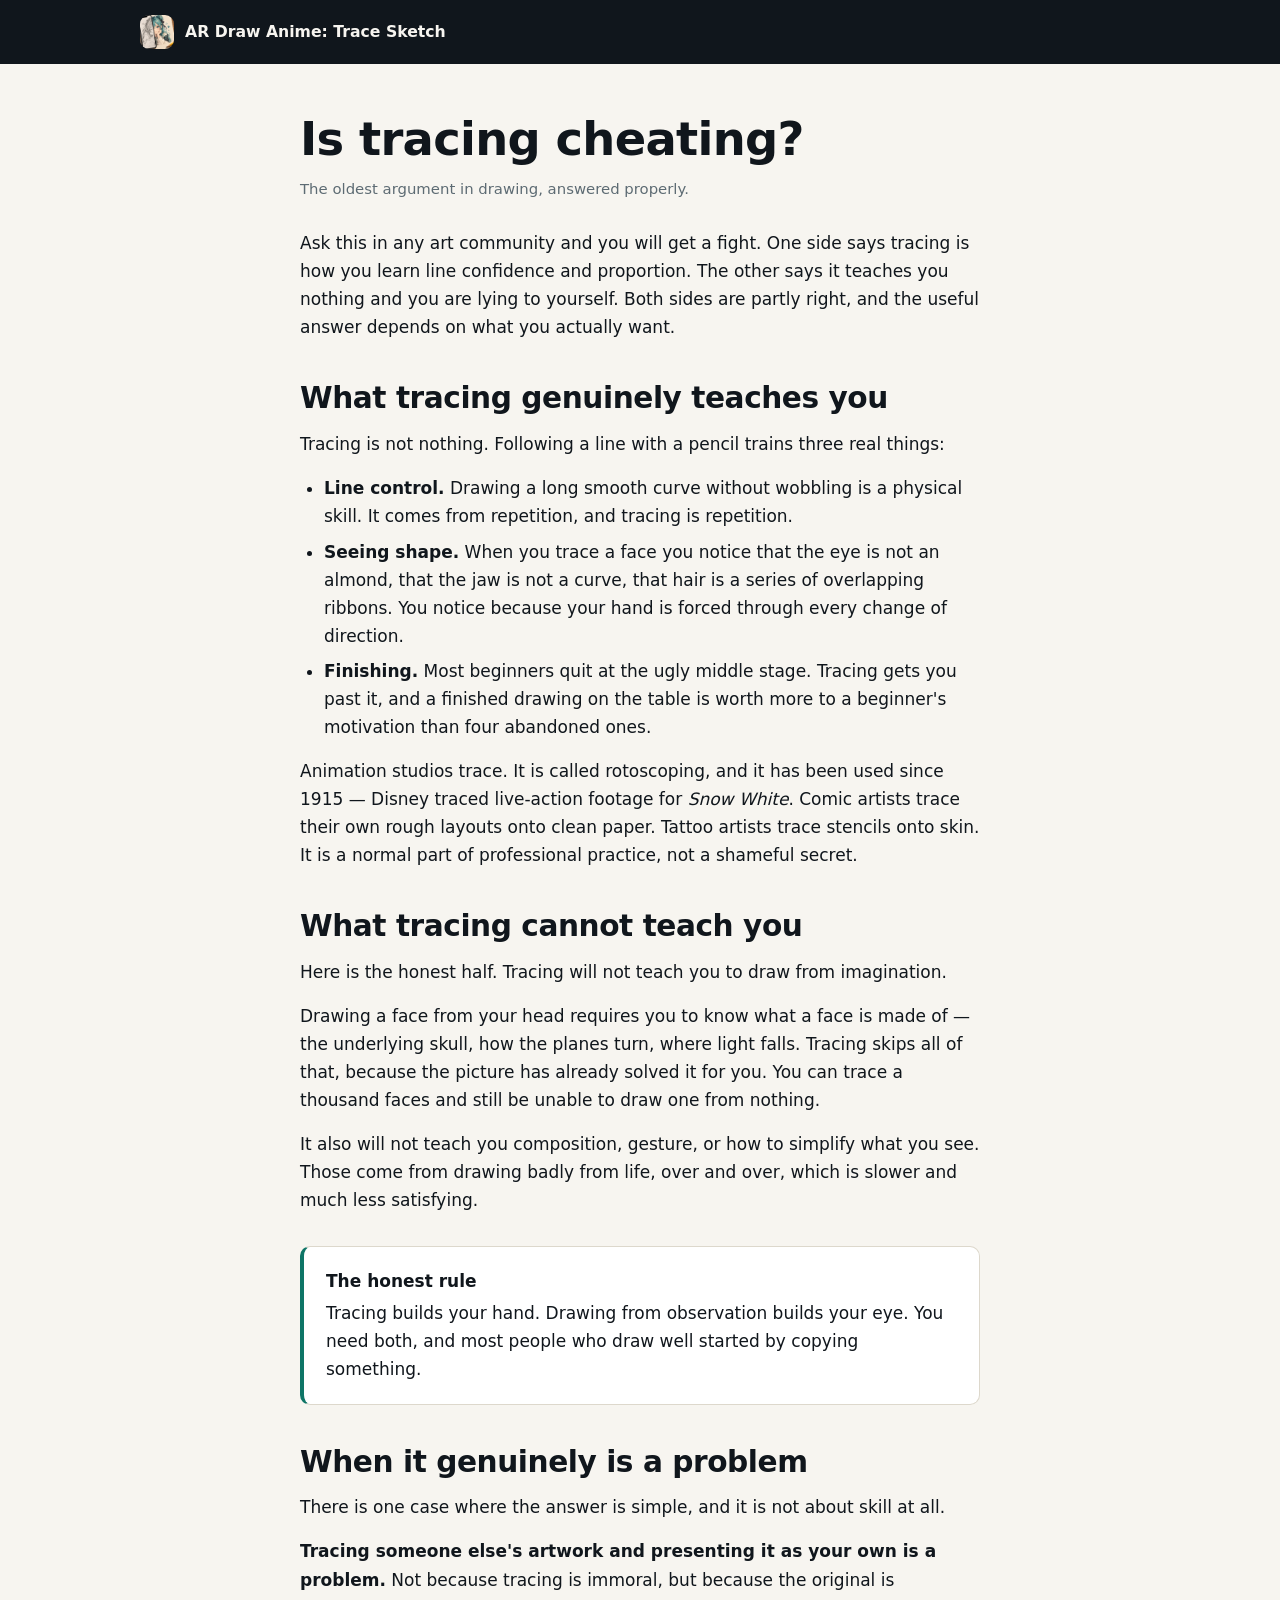
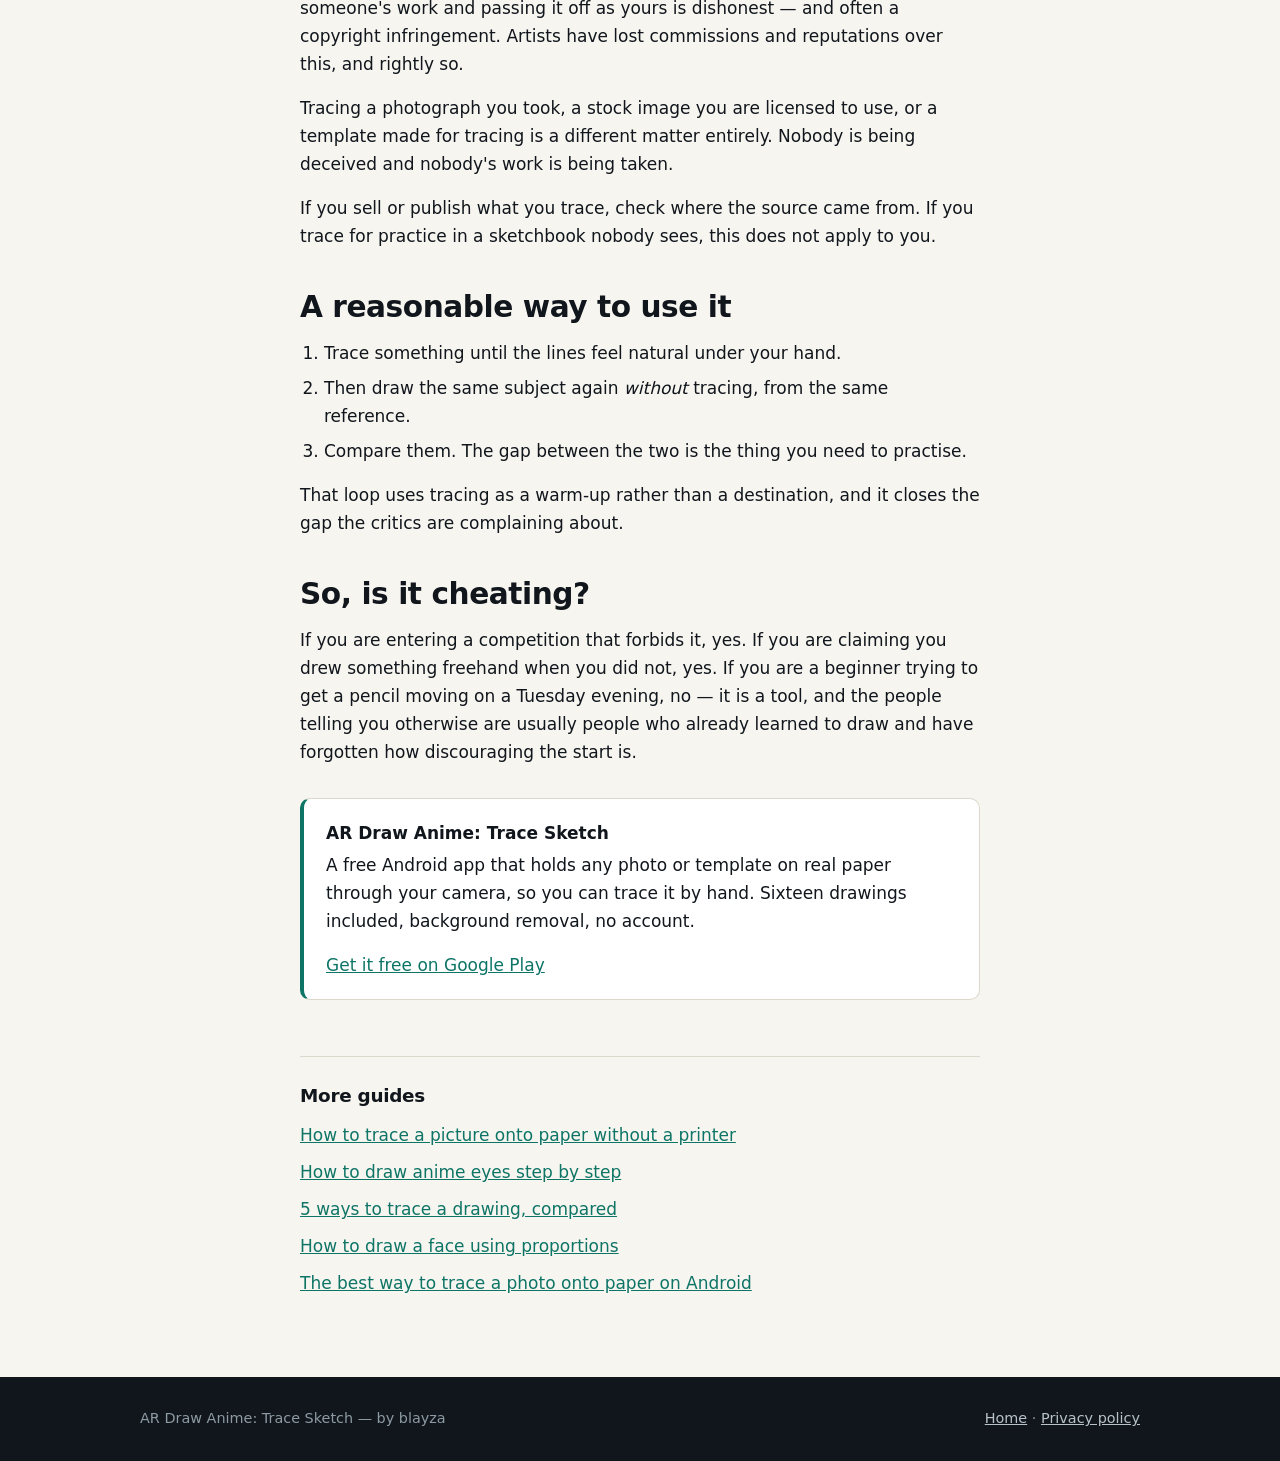
<file: is-tracing-cheating.html>
<!doctype html>
<html lang="en">
<head>
<meta charset="utf-8">
<meta name="viewport" content="width=device-width, initial-scale=1">
<title>Is Tracing Cheating? An Honest Answer</title>
<meta name="description" content="Artists argue about this constantly. Here is what tracing actually teaches you, what it cannot teach you, and the one situation where it genuinely is a problem.">
<link rel="canonical" href="https://lofil6254-ux.github.io/blayza-privacy/is-tracing-cheating.html">
<meta property="og:title" content="Is Tracing Cheating? An Honest Answer">
<meta property="og:description" content="Artists argue about this constantly. Here is what tracing actually teaches you, what it cannot teach you, and the one situation where it genuinely is a problem.">
<meta property="og:image" content="https://lofil6254-ux.github.io/blayza-privacy/img/share.png">
<meta property="og:type" content="article">
<link rel="icon" href="img/icon.png">
<link rel="stylesheet" href="style.css">
<script type="application/ld+json">
{
  "@context": "https://schema.org",
  "@type": "Article",
  "headline": "Is Tracing Cheating? An Honest Answer",
  "description": "Artists argue about this constantly. Here is what tracing actually teaches you, what it cannot teach you, and the one situation where it genuinely is a problem.",
  "mainEntityOfPage": "https://lofil6254-ux.github.io/blayza-privacy/is-tracing-cheating.html",
  "author": { "@type": "Person", "name": "blayza" }
}
</script>
</head>
<body>

<div class="sitebar">
  <div class="wrap">
    <img src="img/icon.png" alt="" width="34" height="34">
    <a href="./">AR Draw Anime: Trace Sketch</a>
  </div>
</div>

<article>
  <div class="wrap narrow">
    <h1>Is tracing cheating?</h1>
    <p class="meta">The oldest argument in drawing, answered properly.</p>

<p>Ask this in any art community and you will get a fight. One side says tracing is how
you learn line confidence and proportion. The other says it teaches you nothing and you
are lying to yourself. Both sides are partly right, and the useful answer depends on what
you actually want.</p>

<h2>What tracing genuinely teaches you</h2>

<p>Tracing is not nothing. Following a line with a pencil trains three real things:</p>

<ul>
  <li><strong>Line control.</strong> Drawing a long smooth curve without wobbling is a
      physical skill. It comes from repetition, and tracing is repetition.</li>
  <li><strong>Seeing shape.</strong> When you trace a face you notice that the eye is
      not an almond, that the jaw is not a curve, that hair is a series of overlapping
      ribbons. You notice because your hand is forced through every change of direction.</li>
  <li><strong>Finishing.</strong> Most beginners quit at the ugly middle stage. Tracing
      gets you past it, and a finished drawing on the table is worth more to a beginner's
      motivation than four abandoned ones.</li>
</ul>

<p>Animation studios trace. It is called rotoscoping, and it has been used since 1915 —
Disney traced live-action footage for <em>Snow White</em>. Comic artists trace their own
rough layouts onto clean paper. Tattoo artists trace stencils onto skin. It is a normal
part of professional practice, not a shameful secret.</p>

<h2>What tracing cannot teach you</h2>

<p>Here is the honest half. Tracing will not teach you to draw from imagination.</p>

<p>Drawing a face from your head requires you to know what a face is made of — the
underlying skull, how the planes turn, where light falls. Tracing skips all of that,
because the picture has already solved it for you. You can trace a thousand faces and
still be unable to draw one from nothing.</p>

<p>It also will not teach you composition, gesture, or how to simplify what you see.
Those come from drawing badly from life, over and over, which is slower and much less
satisfying.</p>

<div class="callout">
  <strong>The honest rule</strong>
  <p>Tracing builds your hand. Drawing from observation builds your eye. You need both,
     and most people who draw well started by copying something.</p>
</div>

<h2>When it genuinely is a problem</h2>

<p>There is one case where the answer is simple, and it is not about skill at all.</p>

<p><strong>Tracing someone else's artwork and presenting it as your own is a problem.</strong>
Not because tracing is immoral, but because the original is someone's work and passing it
off as yours is dishonest — and often a copyright infringement. Artists have lost
commissions and reputations over this, and rightly so.</p>

<p>Tracing a photograph you took, a stock image you are licensed to use, or a template
made for tracing is a different matter entirely. Nobody is being deceived and nobody's
work is being taken.</p>

<p>If you sell or publish what you trace, check where the source came from. If you trace
for practice in a sketchbook nobody sees, this does not apply to you.</p>

<h2>A reasonable way to use it</h2>

<ol>
  <li>Trace something until the lines feel natural under your hand.</li>
  <li>Then draw the same subject again <em>without</em> tracing, from the same reference.</li>
  <li>Compare them. The gap between the two is the thing you need to practise.</li>
</ol>

<p>That loop uses tracing as a warm-up rather than a destination, and it closes the gap
the critics are complaining about.</p>

<h2>So, is it cheating?</h2>

<p>If you are entering a competition that forbids it, yes. If you are claiming you drew
something freehand when you did not, yes. If you are a beginner trying to get a pencil
moving on a Tuesday evening, no — it is a tool, and the people telling you otherwise are
usually people who already learned to draw and have forgotten how discouraging the start
is.</p>

    <div class="callout">
      <strong>AR Draw Anime: Trace Sketch</strong>
      <p>A free Android app that holds any photo or template on real paper through your
         camera, so you can trace it by hand. Sixteen drawings included, background
         removal, no account.</p>
      <p><a href="https://play.google.com/store/apps/details?id=com.artracing.studio">Get it free on Google Play</a></p>
    </div>

    <div class="more">
      <h2>More guides</h2>
      <ul>
        <li><a href="trace-without-printer.html">How to trace a picture onto paper without a printer</a></li>
        <li><a href="how-to-draw-anime-eyes.html">How to draw anime eyes step by step</a></li>
        <li><a href="ways-to-trace-a-drawing.html">5 ways to trace a drawing, compared</a></li>
        <li><a href="draw-a-face-proportions.html">How to draw a face using proportions</a></li>
        <li><a href="trace-photo-android.html">The best way to trace a photo onto paper on Android</a></li>
      </ul>
    </div>
  </div>
</article>

<footer>
  <div class="wrap">
    <span>AR Draw Anime: Trace Sketch &mdash; by blayza</span>
    <span><a href="./">Home</a> &middot; <a href="privacy-policy.html">Privacy policy</a></span>
  </div>
</footer>

</body>
</html>
</file>
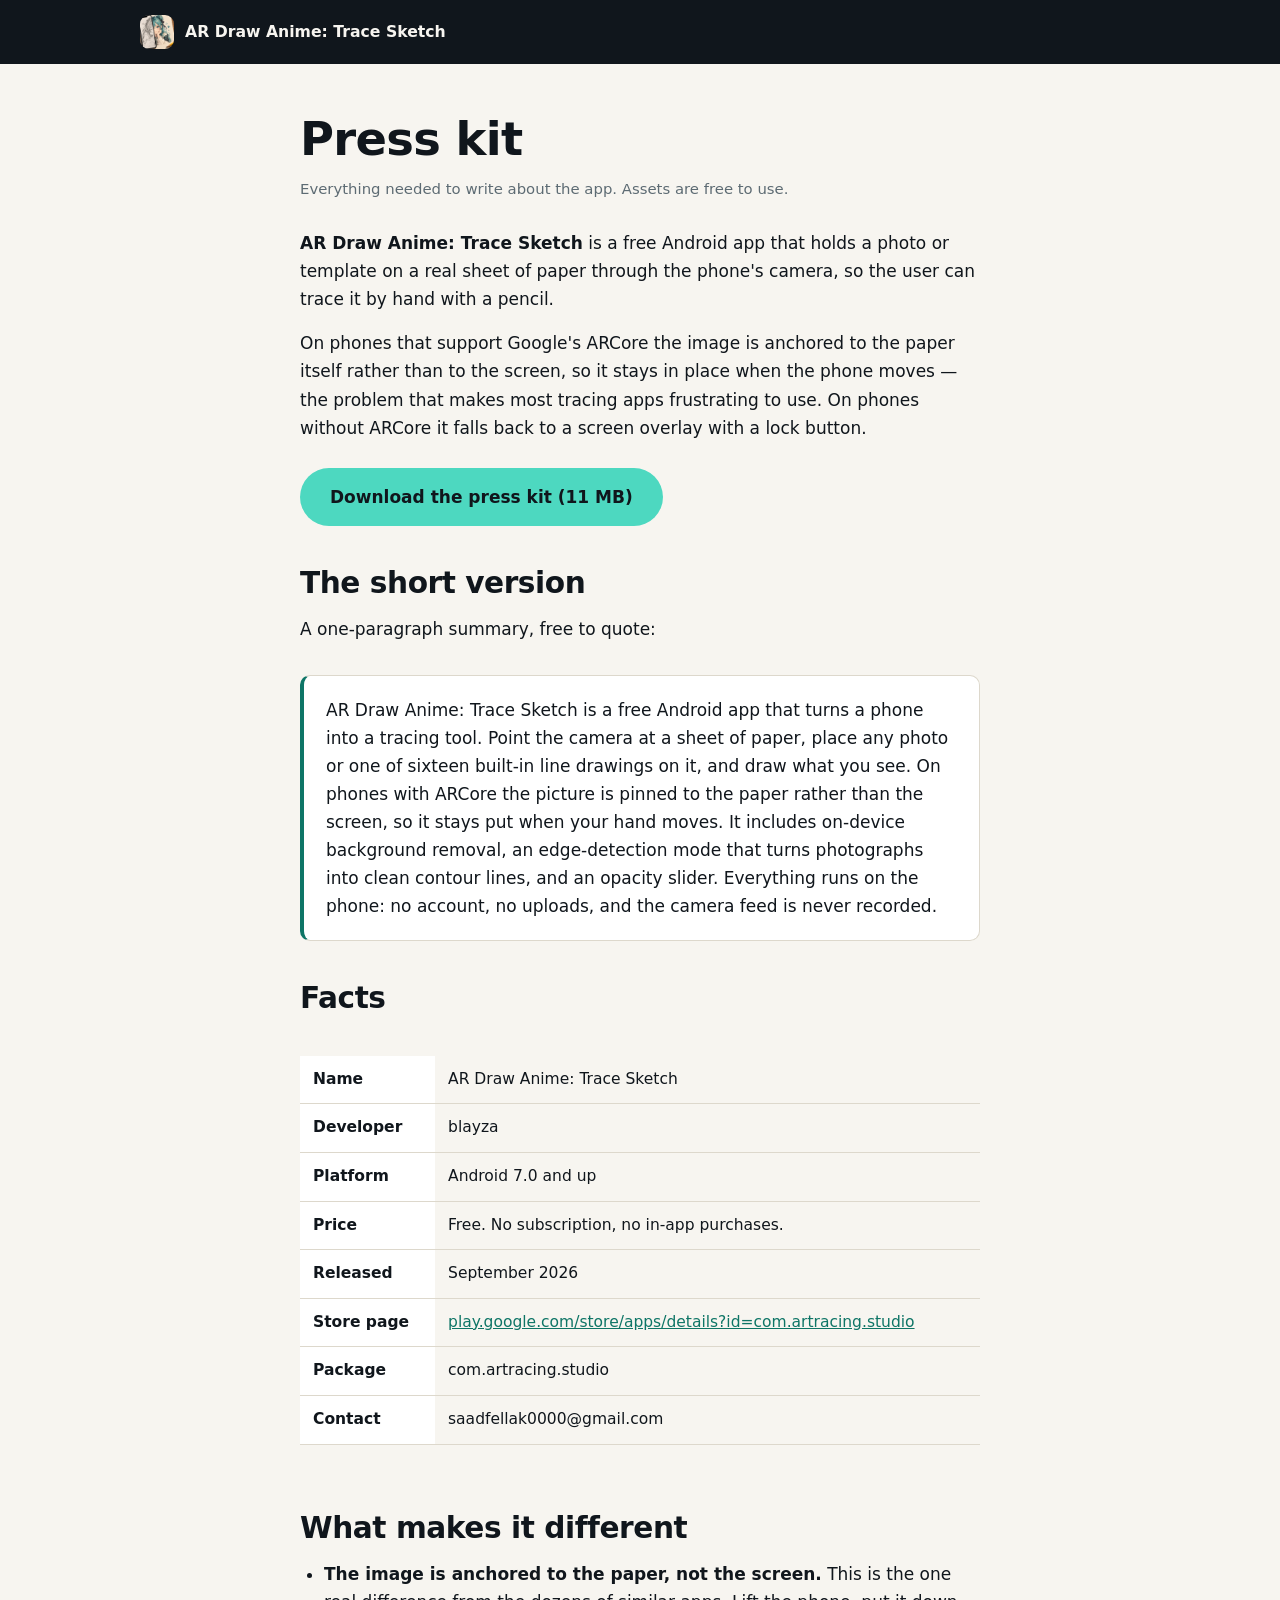
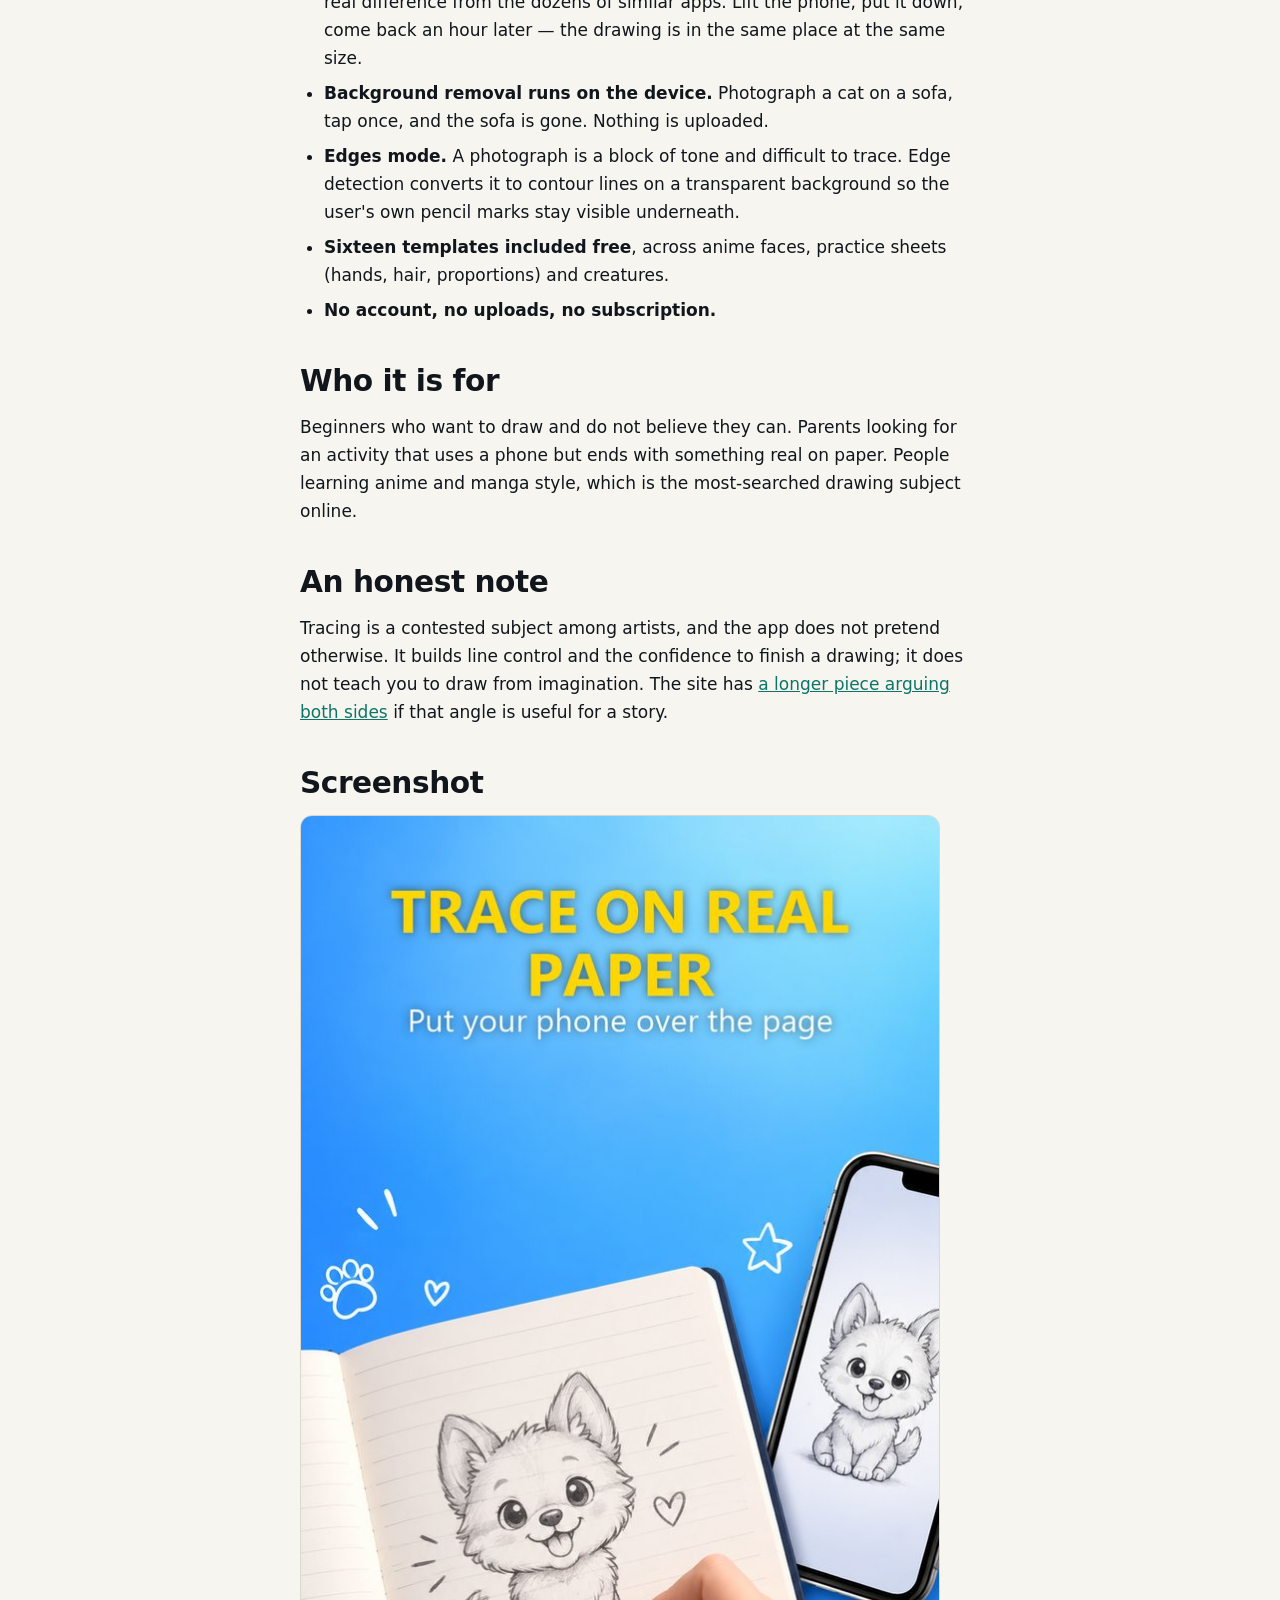
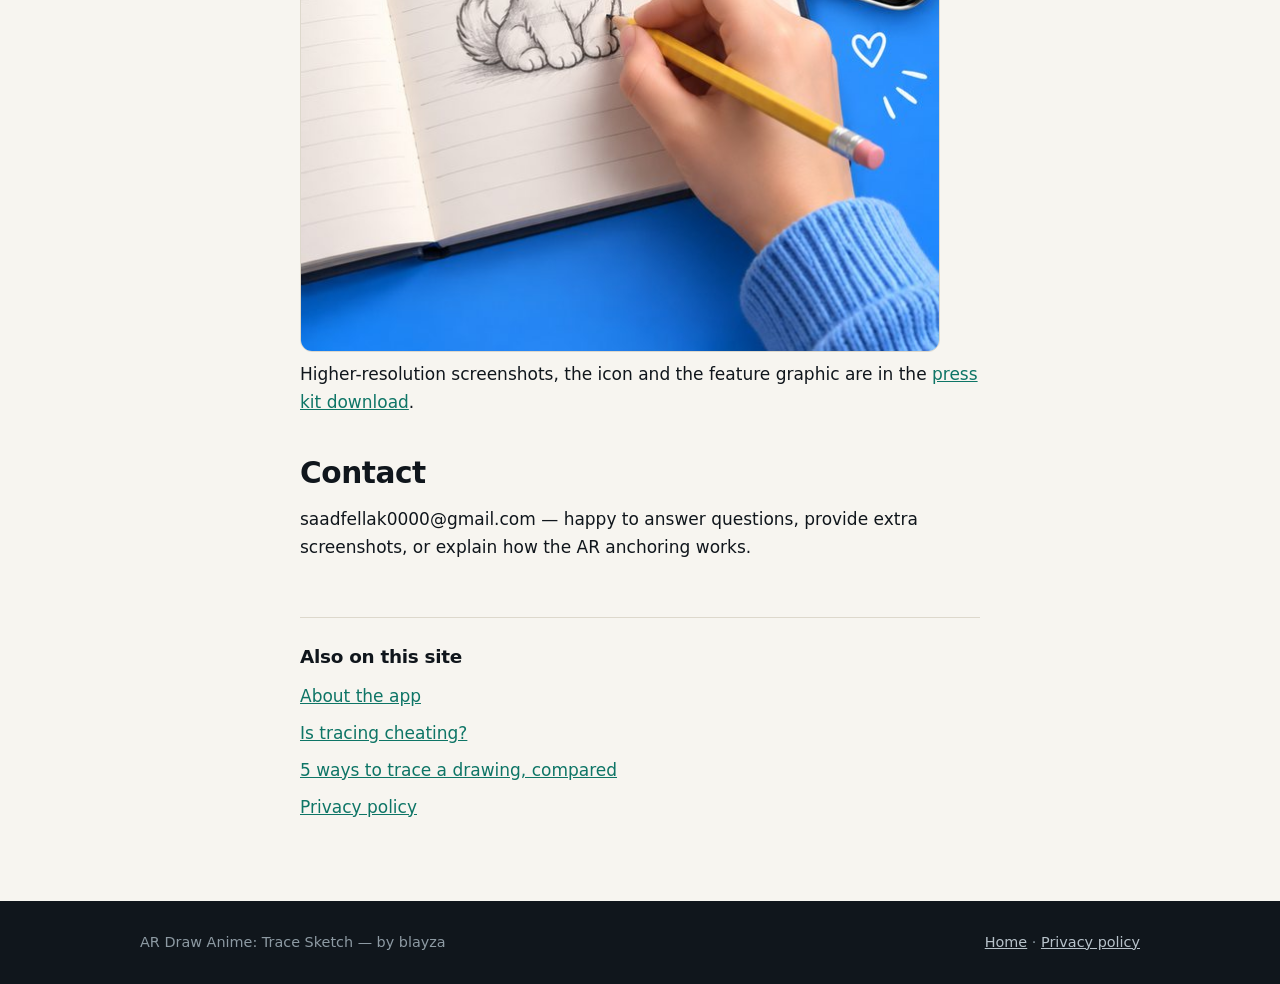
<file: press.html>
<!doctype html>
<html lang="en">
<head>
<meta charset="utf-8">
<meta name="viewport" content="width=device-width, initial-scale=1">
<title>Press Kit — AR Draw Anime: Trace Sketch</title>
<meta name="description" content="Press kit for AR Draw Anime: Trace Sketch — a free Android app that holds a photo on real paper through the camera so you can trace it by hand. Facts, screenshots and contact.">
<link rel="canonical" href="https://lofil6254-ux.github.io/blayza-privacy/press.html">
<meta name="robots" content="index, follow">
<link rel="icon" href="img/icon.png">
<link rel="stylesheet" href="style.css">
</head>
<body>

<div class="sitebar">
  <div class="wrap">
    <img src="img/icon.png" alt="" width="34" height="34">
    <a href="./">AR Draw Anime: Trace Sketch</a>
  </div>
</div>

<article>
  <div class="wrap narrow">

    <h1>Press kit</h1>
    <p class="meta">Everything needed to write about the app. Assets are free to use.</p>

    <p><strong>AR Draw Anime: Trace Sketch</strong> is a free Android app that holds a
    photo or template on a real sheet of paper through the phone's camera, so the user
    can trace it by hand with a pencil.</p>

    <p>On phones that support Google's ARCore the image is anchored to the paper itself
    rather than to the screen, so it stays in place when the phone moves — the problem
    that makes most tracing apps frustrating to use. On phones without ARCore it falls
    back to a screen overlay with a lock button.</p>

    <p><a class="cta" href="press/ar-draw-anime-press-kit.zip">Download the press kit (11 MB)</a></p>

    <h2>The short version</h2>

    <p>A one-paragraph summary, free to quote:</p>

    <div class="callout">
      <p>AR Draw Anime: Trace Sketch is a free Android app that turns a phone into a
      tracing tool. Point the camera at a sheet of paper, place any photo or one of
      sixteen built-in line drawings on it, and draw what you see. On phones with ARCore
      the picture is pinned to the paper rather than the screen, so it stays put when
      your hand moves. It includes on-device background removal, an edge-detection mode
      that turns photographs into clean contour lines, and an opacity slider. Everything
      runs on the phone: no account, no uploads, and the camera feed is never recorded.</p>
    </div>

    <h2>Facts</h2>

    <div class="table-scroll">
    <table class="compare">
      <tr><th>Name</th><td>AR Draw Anime: Trace Sketch</td></tr>
      <tr><th>Developer</th><td>blayza</td></tr>
      <tr><th>Platform</th><td>Android 7.0 and up</td></tr>
      <tr><th>Price</th><td>Free. No subscription, no in-app purchases.</td></tr>
      <tr><th>Released</th><td>September 2026</td></tr>
      <tr><th>Store page</th>
          <td><a href="https://play.google.com/store/apps/details?id=com.artracing.studio">play.google.com/store/apps/details?id=com.artracing.studio</a></td></tr>
      <tr><th>Package</th><td>com.artracing.studio</td></tr>
      <tr><th>Contact</th><td>saadfellak0000@gmail.com</td></tr>
    </table>
    </div>

    <h2>What makes it different</h2>

    <ul>
      <li><strong>The image is anchored to the paper, not the screen.</strong> This is the
          one real difference from the dozens of similar apps. Lift the phone, put it
          down, come back an hour later — the drawing is in the same place at the same
          size.</li>
      <li><strong>Background removal runs on the device.</strong> Photograph a cat on a
          sofa, tap once, and the sofa is gone. Nothing is uploaded.</li>
      <li><strong>Edges mode.</strong> A photograph is a block of tone and difficult to
          trace. Edge detection converts it to contour lines on a transparent background
          so the user's own pencil marks stay visible underneath.</li>
      <li><strong>Sixteen templates included free</strong>, across anime faces, practice
          sheets (hands, hair, proportions) and creatures.</li>
      <li><strong>No account, no uploads, no subscription.</strong></li>
    </ul>

    <h2>Who it is for</h2>

    <p>Beginners who want to draw and do not believe they can. Parents looking for an
    activity that uses a phone but ends with something real on paper. People learning
    anime and manga style, which is the most-searched drawing subject online.</p>

    <h2>An honest note</h2>

    <p>Tracing is a contested subject among artists, and the app does not pretend
    otherwise. It builds line control and the confidence to finish a drawing; it does not
    teach you to draw from imagination. The site has
    <a href="is-tracing-cheating.html">a longer piece arguing both sides</a> if that angle
    is useful for a story.</p>

    <h2>Screenshot</h2>

    <img src="press/hero.jpg" width="640" alt="A phone held above a notebook, showing a drawing pinned to the page while a hand traces it">

    <p>Higher-resolution screenshots, the icon and the feature graphic are in the
    <a href="press/ar-draw-anime-press-kit.zip">press kit download</a>.</p>

    <h2>Contact</h2>

    <p>saadfellak0000@gmail.com — happy to answer questions, provide extra screenshots,
    or explain how the AR anchoring works.</p>

    <div class="more">
      <h2>Also on this site</h2>
      <ul>
        <li><a href="./">About the app</a></li>
        <li><a href="is-tracing-cheating.html">Is tracing cheating?</a></li>
        <li><a href="ways-to-trace-a-drawing.html">5 ways to trace a drawing, compared</a></li>
        <li><a href="privacy-policy.html">Privacy policy</a></li>
      </ul>
    </div>

  </div>
</article>

<footer>
  <div class="wrap">
    <span>AR Draw Anime: Trace Sketch &mdash; by blayza</span>
    <span><a href="./">Home</a> &middot; <a href="privacy-policy.html">Privacy policy</a></span>
  </div>
</footer>

</body>
</html>
</file>
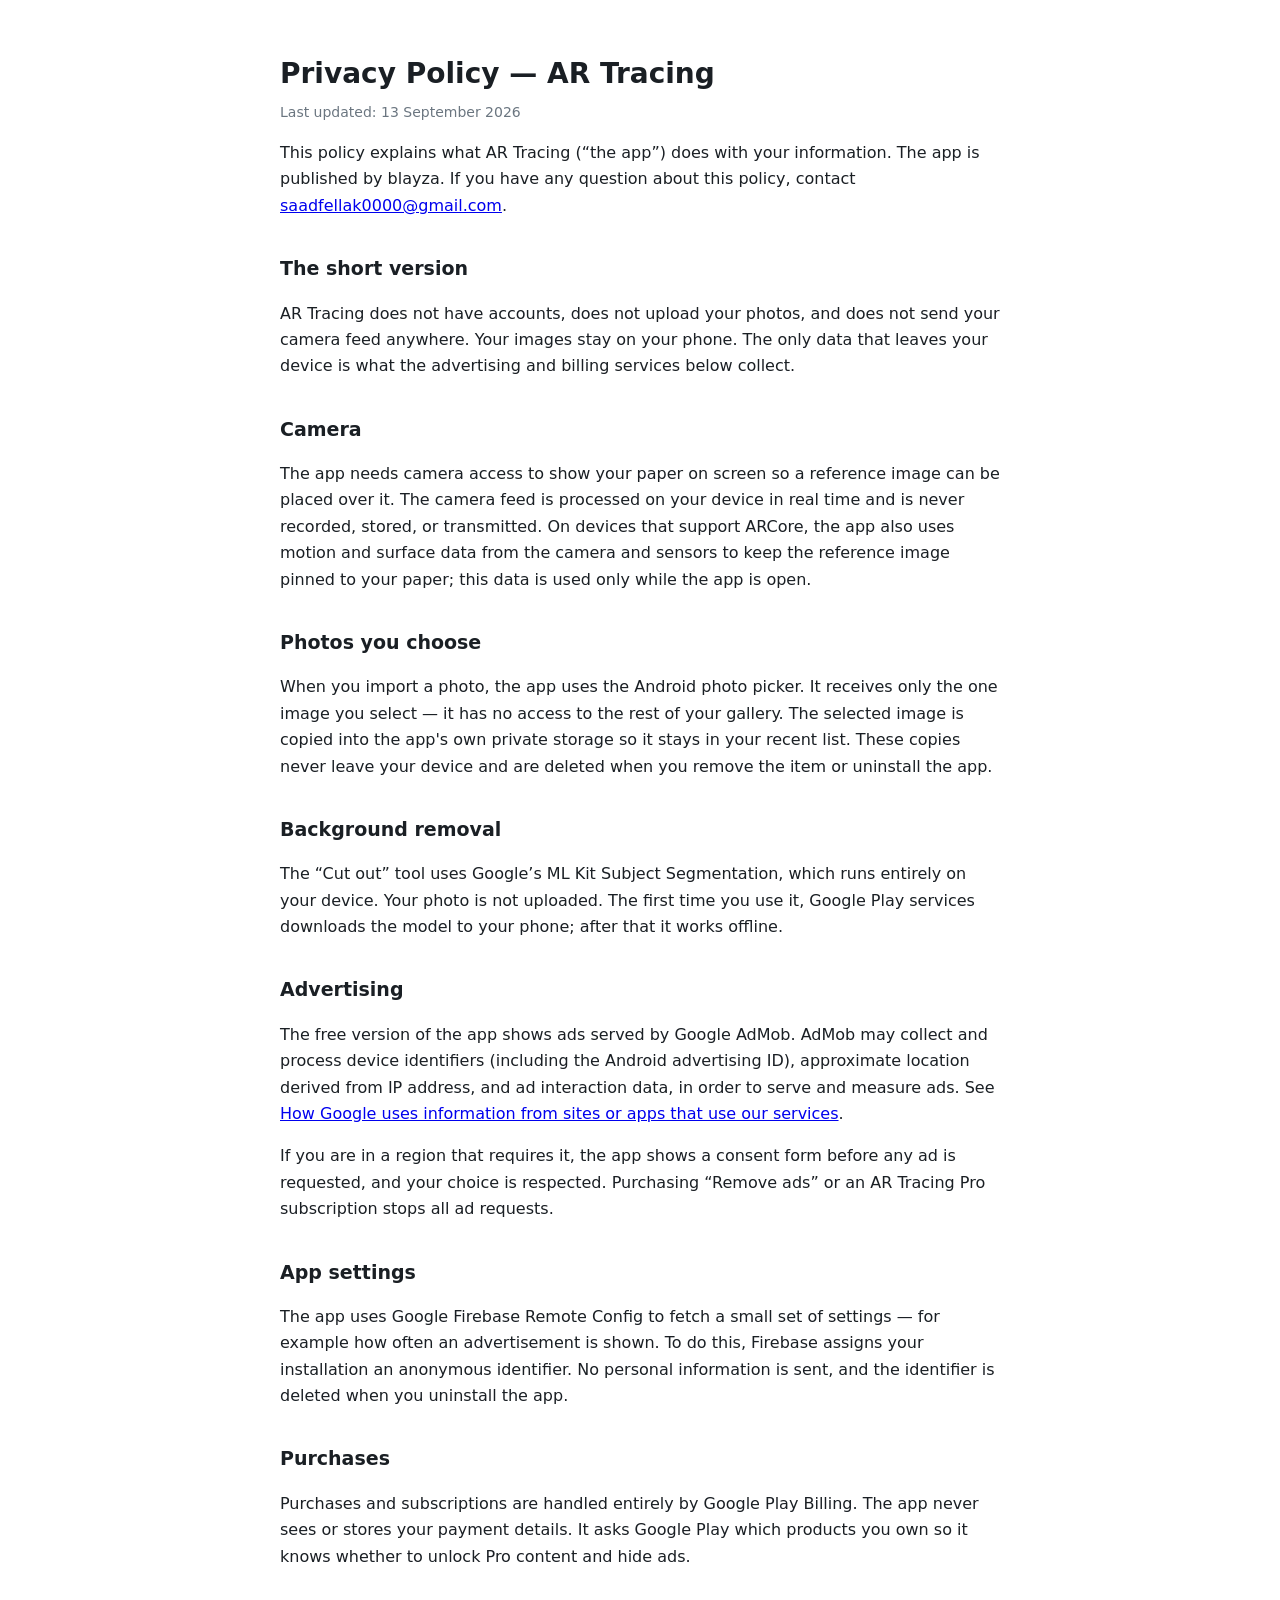
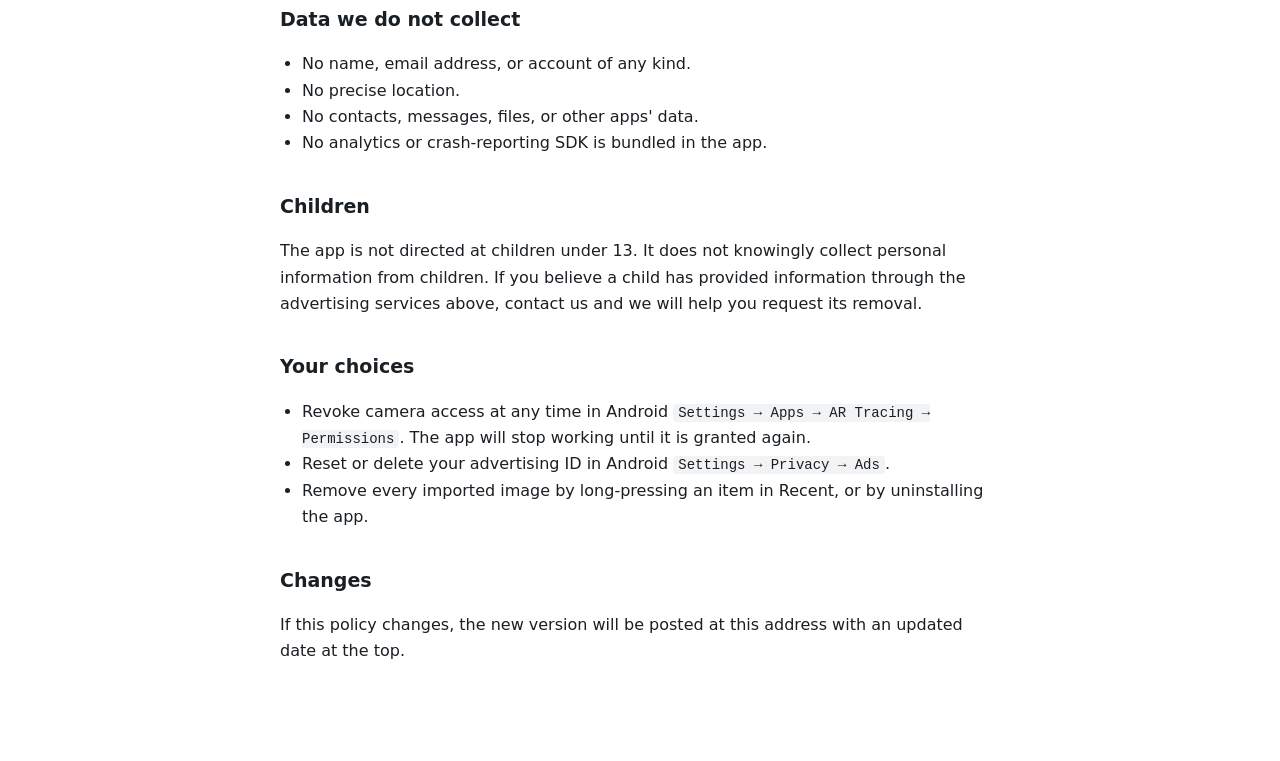
<file: privacy-policy.html>
<!doctype html>
<html lang="en">
<head>
<meta charset="utf-8">
<meta name="viewport" content="width=device-width, initial-scale=1">
<title>AR Tracing — Privacy Policy</title>
<style>
  body { max-width: 720px; margin: 0 auto; padding: 32px 20px 80px; font: 16px/1.65 system-ui, -apple-system, "Segoe UI", sans-serif; color: #1a1f24; }
  h1 { font-size: 28px; margin-bottom: 4px; }
  h2 { font-size: 19px; margin-top: 34px; }
  .updated { color: #6b7680; font-size: 14px; margin-top: 0; }
  code { background: #f1f3f5; padding: 1px 5px; border-radius: 4px; font-size: 14px; }
  ul { padding-left: 22px; }
</style>
</head>
<body>

<h1>Privacy Policy — AR Tracing</h1>
<p class="updated">Last updated: 13 September 2026</p>

<p>
  This policy explains what AR Tracing (&ldquo;the app&rdquo;) does with your information.
  The app is published by blayza. If you have any question about this
  policy, contact <a href="mailto:saadfellak0000@gmail.com">saadfellak0000@gmail.com</a>.
</p>

<h2>The short version</h2>
<p>
  AR Tracing does not have accounts, does not upload your photos, and does not send your
  camera feed anywhere. Your images stay on your phone. The only data that leaves your
  device is what the advertising and billing services below collect.
</p>

<h2>Camera</h2>
<p>
  The app needs camera access to show your paper on screen so a reference image can be
  placed over it. The camera feed is processed on your device in real time and is never
  recorded, stored, or transmitted. On devices that support ARCore, the app also uses
  motion and surface data from the camera and sensors to keep the reference image pinned
  to your paper; this data is used only while the app is open.
</p>

<h2>Photos you choose</h2>
<p>
  When you import a photo, the app uses the Android photo picker. It receives only the
  one image you select — it has no access to the rest of your gallery. The selected
  image is copied into the app's own private storage so it stays in your recent list.
  These copies never leave your device and are deleted when you remove the item or
  uninstall the app.
</p>

<h2>Background removal</h2>
<p>
  The &ldquo;Cut out&rdquo; tool uses Google&rsquo;s ML Kit Subject Segmentation, which
  runs entirely on your device. Your photo is not uploaded. The first time you use it,
  Google Play services downloads the model to your phone; after that it works offline.
</p>

<h2>Advertising</h2>
<p>
  The free version of the app shows ads served by Google AdMob. AdMob may collect and
  process device identifiers (including the Android advertising ID), approximate
  location derived from IP address, and ad interaction data, in order to serve and
  measure ads. See
  <a href="https://policies.google.com/technologies/partner-sites">How Google uses
  information from sites or apps that use our services</a>.
</p>
<p>
  If you are in a region that requires it, the app shows a consent form before any ad is
  requested, and your choice is respected. Purchasing &ldquo;Remove ads&rdquo; or an
  AR Tracing Pro subscription stops all ad requests.
</p>

<h2>App settings</h2>
<p>
  The app uses Google Firebase Remote Config to fetch a small set of settings — for
  example how often an advertisement is shown. To do this, Firebase assigns your
  installation an anonymous identifier. No personal information is sent, and the
  identifier is deleted when you uninstall the app.
</p>

<h2>Purchases</h2>
<p>
  Purchases and subscriptions are handled entirely by Google Play Billing. The app never
  sees or stores your payment details. It asks Google Play which products you own so it
  knows whether to unlock Pro content and hide ads.
</p>

<h2>Data we do not collect</h2>
<ul>
  <li>No name, email address, or account of any kind.</li>
  <li>No precise location.</li>
  <li>No contacts, messages, files, or other apps' data.</li>
  <li>No analytics or crash-reporting SDK is bundled in the app.</li>
</ul>

<h2>Children</h2>
<p>
  The app is not directed at children under 13. It does not knowingly collect personal
  information from children. If you believe a child has provided information through the
  advertising services above, contact us and we will help you request its removal.
</p>

<h2>Your choices</h2>
<ul>
  <li>Revoke camera access at any time in Android <code>Settings &rarr; Apps &rarr; AR Tracing &rarr; Permissions</code>. The app will stop working until it is granted again.</li>
  <li>Reset or delete your advertising ID in Android <code>Settings &rarr; Privacy &rarr; Ads</code>.</li>
  <li>Remove every imported image by long-pressing an item in Recent, or by uninstalling the app.</li>
</ul>

<h2>Changes</h2>
<p>
  If this policy changes, the new version will be posted at this address with an updated
  date at the top.
</p>

</body>
</html>
</file>
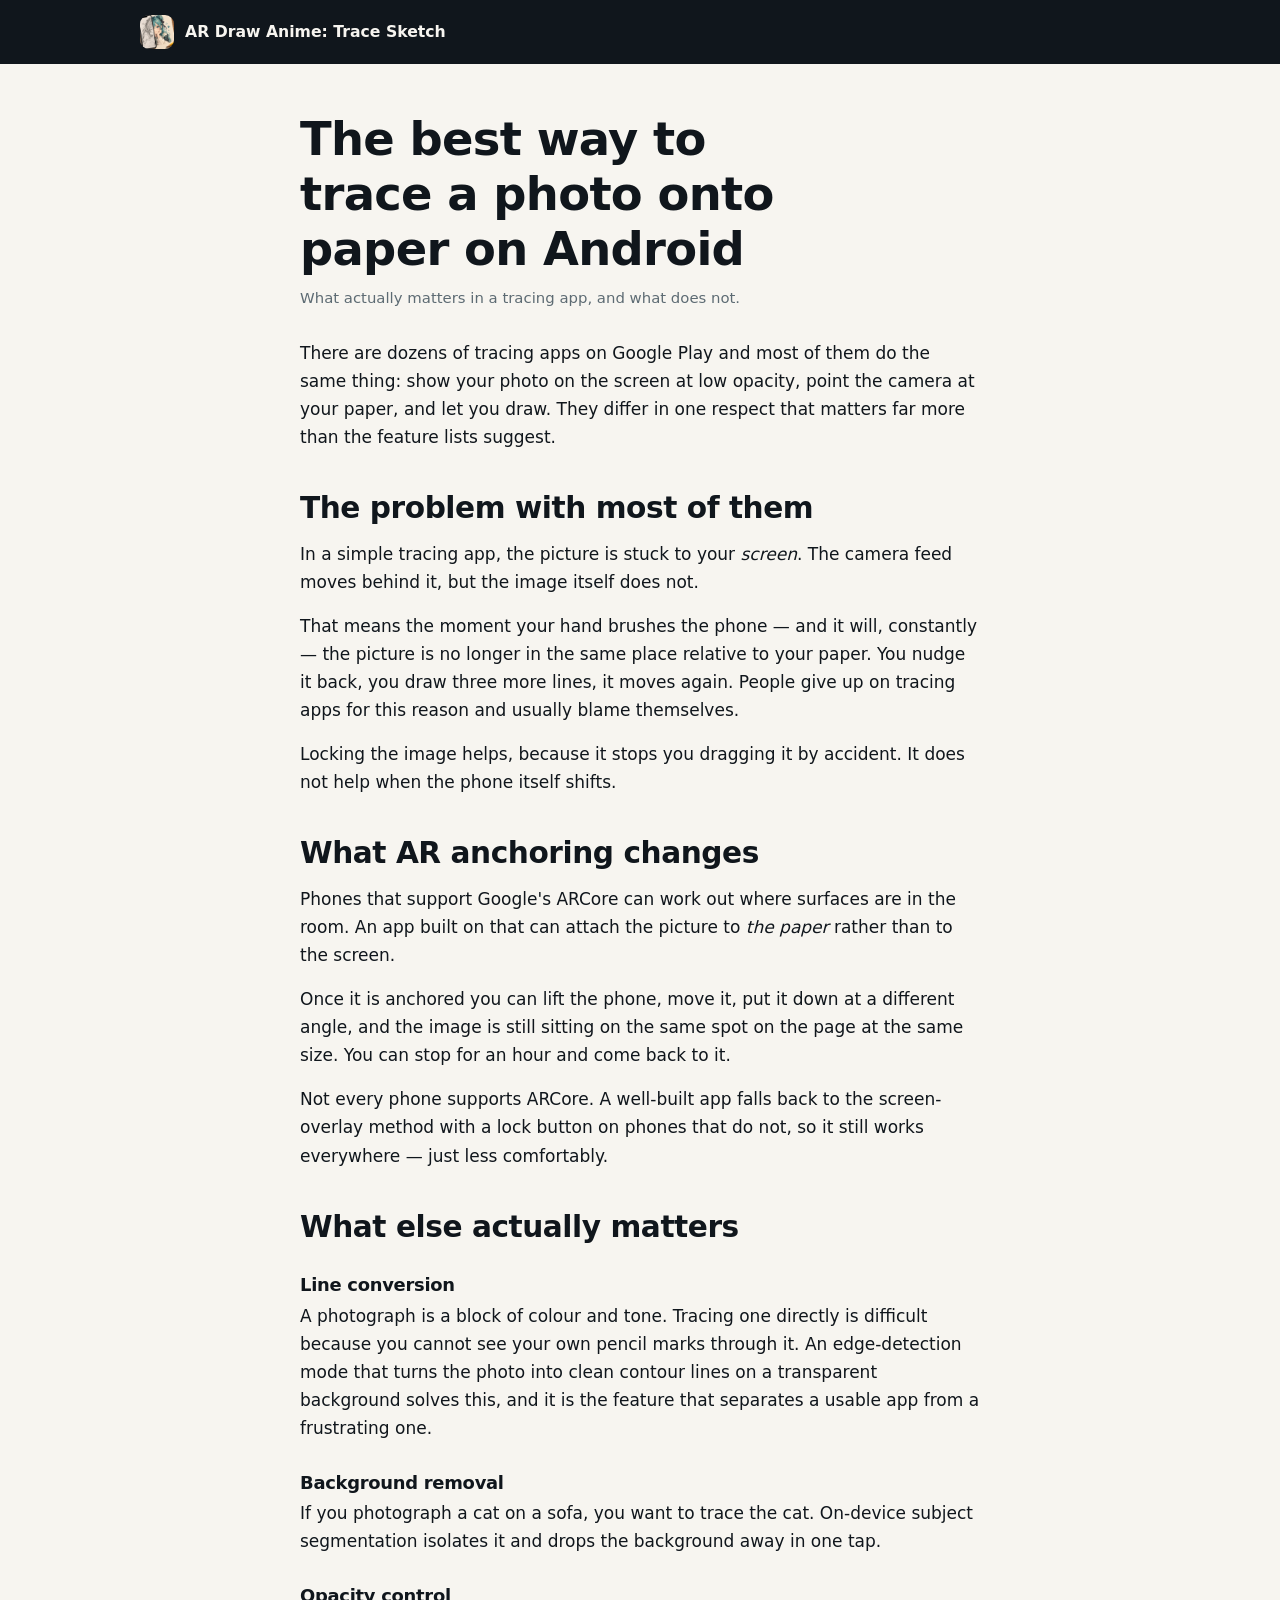
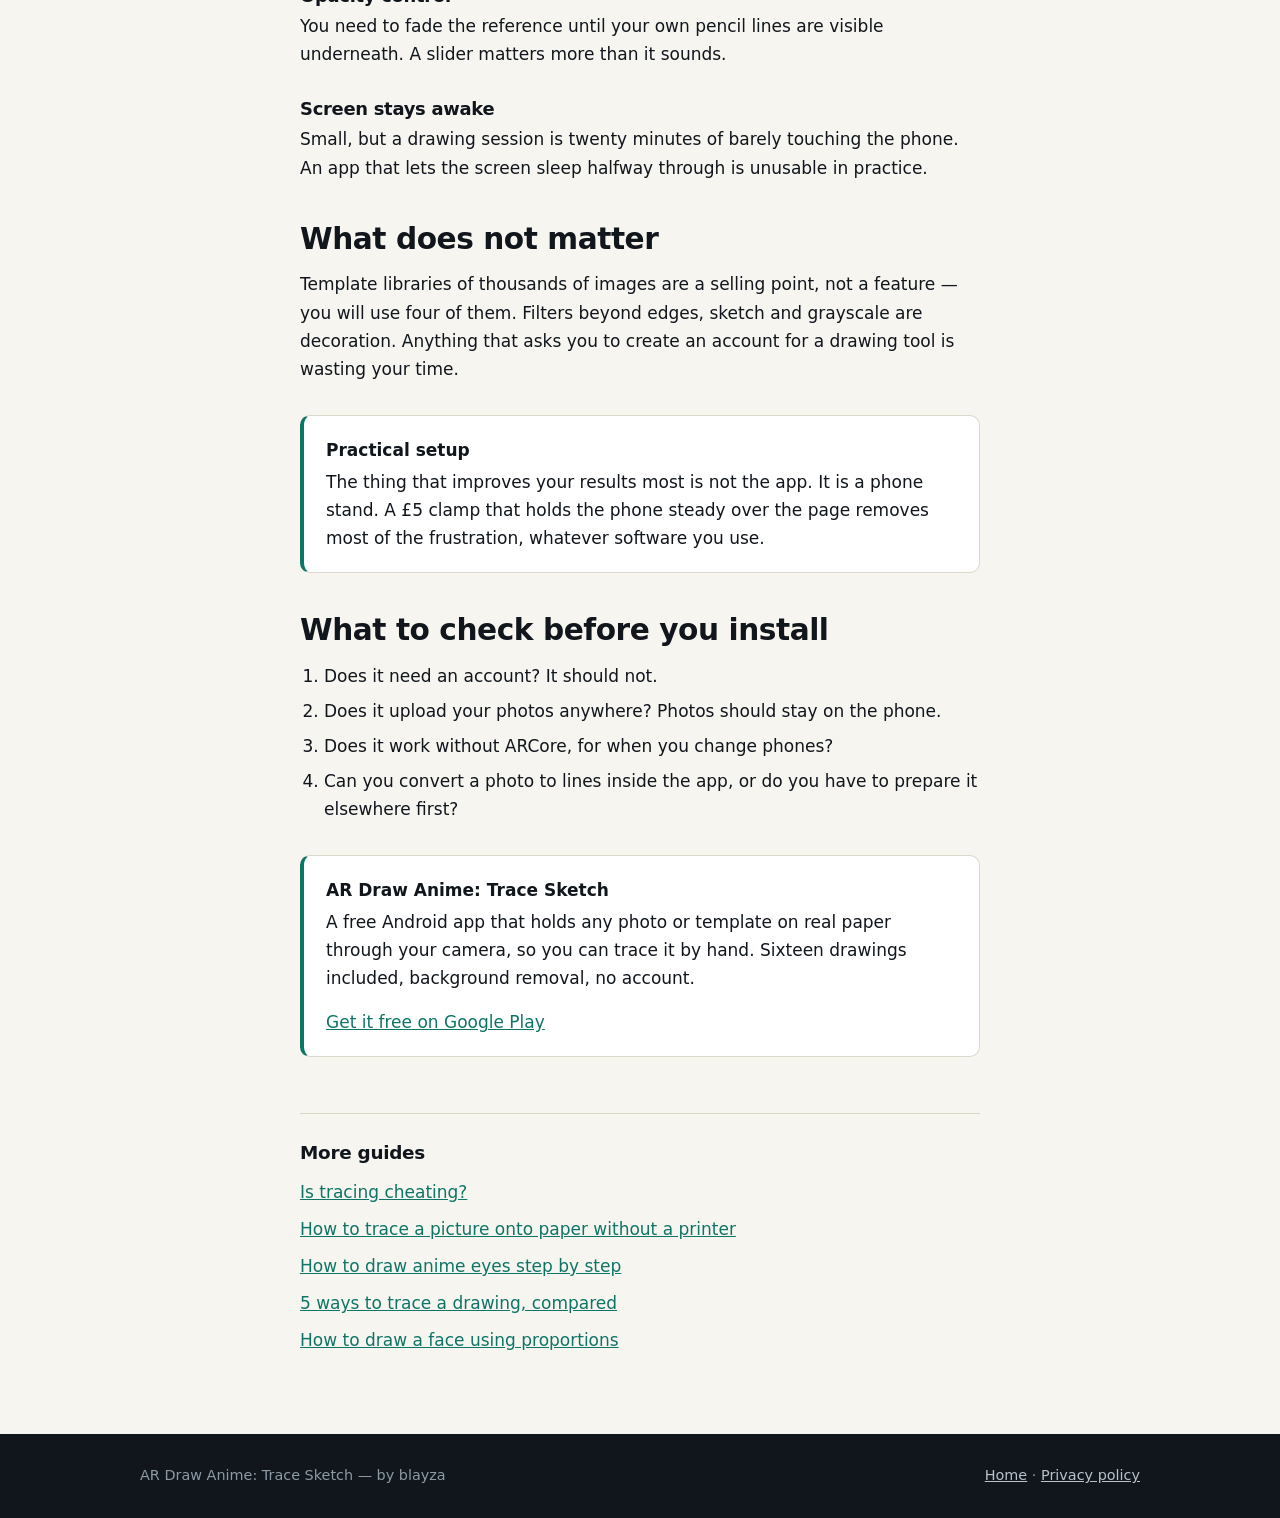
<file: trace-photo-android.html>
<!doctype html>
<html lang="en">
<head>
<meta charset="utf-8">
<meta name="viewport" content="width=device-width, initial-scale=1">
<title>The Best Way to Trace a Photo Onto Paper on Android</title>
<meta name="description" content="What to look for in an Android tracing app, why most of them lose your place when your hand moves, and how AR anchoring fixes it.">
<link rel="canonical" href="https://lofil6254-ux.github.io/blayza-privacy/trace-photo-android.html">
<meta property="og:title" content="The Best Way to Trace a Photo Onto Paper on Android">
<meta property="og:description" content="What to look for in an Android tracing app, why most of them lose your place when your hand moves, and how AR anchoring fixes it.">
<meta property="og:image" content="https://lofil6254-ux.github.io/blayza-privacy/img/share.png">
<meta property="og:type" content="article">
<link rel="icon" href="img/icon.png">
<link rel="stylesheet" href="style.css">
<script type="application/ld+json">
{
  "@context": "https://schema.org",
  "@type": "Article",
  "headline": "The Best Way to Trace a Photo Onto Paper on Android",
  "description": "What to look for in an Android tracing app, why most of them lose your place when your hand moves, and how AR anchoring fixes it.",
  "mainEntityOfPage": "https://lofil6254-ux.github.io/blayza-privacy/trace-photo-android.html",
  "author": { "@type": "Person", "name": "blayza" }
}
</script>
</head>
<body>

<div class="sitebar">
  <div class="wrap">
    <img src="img/icon.png" alt="" width="34" height="34">
    <a href="./">AR Draw Anime: Trace Sketch</a>
  </div>
</div>

<article>
  <div class="wrap narrow">
    <h1>The best way to trace a photo onto paper on Android</h1>
    <p class="meta">What actually matters in a tracing app, and what does not.</p>

<p>There are dozens of tracing apps on Google Play and most of them do the same thing:
show your photo on the screen at low opacity, point the camera at your paper, and let you
draw. They differ in one respect that matters far more than the feature lists suggest.</p>

<h2>The problem with most of them</h2>

<p>In a simple tracing app, the picture is stuck to your <em>screen</em>. The camera feed
moves behind it, but the image itself does not.</p>

<p>That means the moment your hand brushes the phone — and it will, constantly — the
picture is no longer in the same place relative to your paper. You nudge it back, you draw
three more lines, it moves again. People give up on tracing apps for this reason and
usually blame themselves.</p>

<p>Locking the image helps, because it stops you dragging it by accident. It does not help
when the phone itself shifts.</p>

<h2>What AR anchoring changes</h2>

<p>Phones that support Google's ARCore can work out where surfaces are in the room. An app
built on that can attach the picture to <em>the paper</em> rather than to the screen.</p>

<p>Once it is anchored you can lift the phone, move it, put it down at a different angle,
and the image is still sitting on the same spot on the page at the same size. You can stop
for an hour and come back to it.</p>

<p>Not every phone supports ARCore. A well-built app falls back to the screen-overlay
method with a lock button on phones that do not, so it still works everywhere — just less
comfortably.</p>

<h2>What else actually matters</h2>

<h3>Line conversion</h3>

<p>A photograph is a block of colour and tone. Tracing one directly is difficult because
you cannot see your own pencil marks through it. An edge-detection mode that turns the
photo into clean contour lines on a transparent background solves this, and it is the
feature that separates a usable app from a frustrating one.</p>

<h3>Background removal</h3>

<p>If you photograph a cat on a sofa, you want to trace the cat. On-device subject
segmentation isolates it and drops the background away in one tap.</p>

<h3>Opacity control</h3>

<p>You need to fade the reference until your own pencil lines are visible underneath. A
slider matters more than it sounds.</p>

<h3>Screen stays awake</h3>

<p>Small, but a drawing session is twenty minutes of barely touching the phone. An app
that lets the screen sleep halfway through is unusable in practice.</p>

<h2>What does not matter</h2>

<p>Template libraries of thousands of images are a selling point, not a feature — you will
use four of them. Filters beyond edges, sketch and grayscale are decoration. Anything that
asks you to create an account for a drawing tool is wasting your time.</p>

<div class="callout">
  <strong>Practical setup</strong>
  <p>The thing that improves your results most is not the app. It is a phone stand. A
     £5 clamp that holds the phone steady over the page removes most of the frustration,
     whatever software you use.</p>
</div>

<h2>What to check before you install</h2>

<ol>
  <li>Does it need an account? It should not.</li>
  <li>Does it upload your photos anywhere? Photos should stay on the phone.</li>
  <li>Does it work without ARCore, for when you change phones?</li>
  <li>Can you convert a photo to lines inside the app, or do you have to prepare it
      elsewhere first?</li>
</ol>

    <div class="callout">
      <strong>AR Draw Anime: Trace Sketch</strong>
      <p>A free Android app that holds any photo or template on real paper through your
         camera, so you can trace it by hand. Sixteen drawings included, background
         removal, no account.</p>
      <p><a href="https://play.google.com/store/apps/details?id=com.artracing.studio">Get it free on Google Play</a></p>
    </div>

    <div class="more">
      <h2>More guides</h2>
      <ul>
        <li><a href="is-tracing-cheating.html">Is tracing cheating?</a></li>
        <li><a href="trace-without-printer.html">How to trace a picture onto paper without a printer</a></li>
        <li><a href="how-to-draw-anime-eyes.html">How to draw anime eyes step by step</a></li>
        <li><a href="ways-to-trace-a-drawing.html">5 ways to trace a drawing, compared</a></li>
        <li><a href="draw-a-face-proportions.html">How to draw a face using proportions</a></li>
      </ul>
    </div>
  </div>
</article>

<footer>
  <div class="wrap">
    <span>AR Draw Anime: Trace Sketch &mdash; by blayza</span>
    <span><a href="./">Home</a> &middot; <a href="privacy-policy.html">Privacy policy</a></span>
  </div>
</footer>

</body>
</html>
</file>
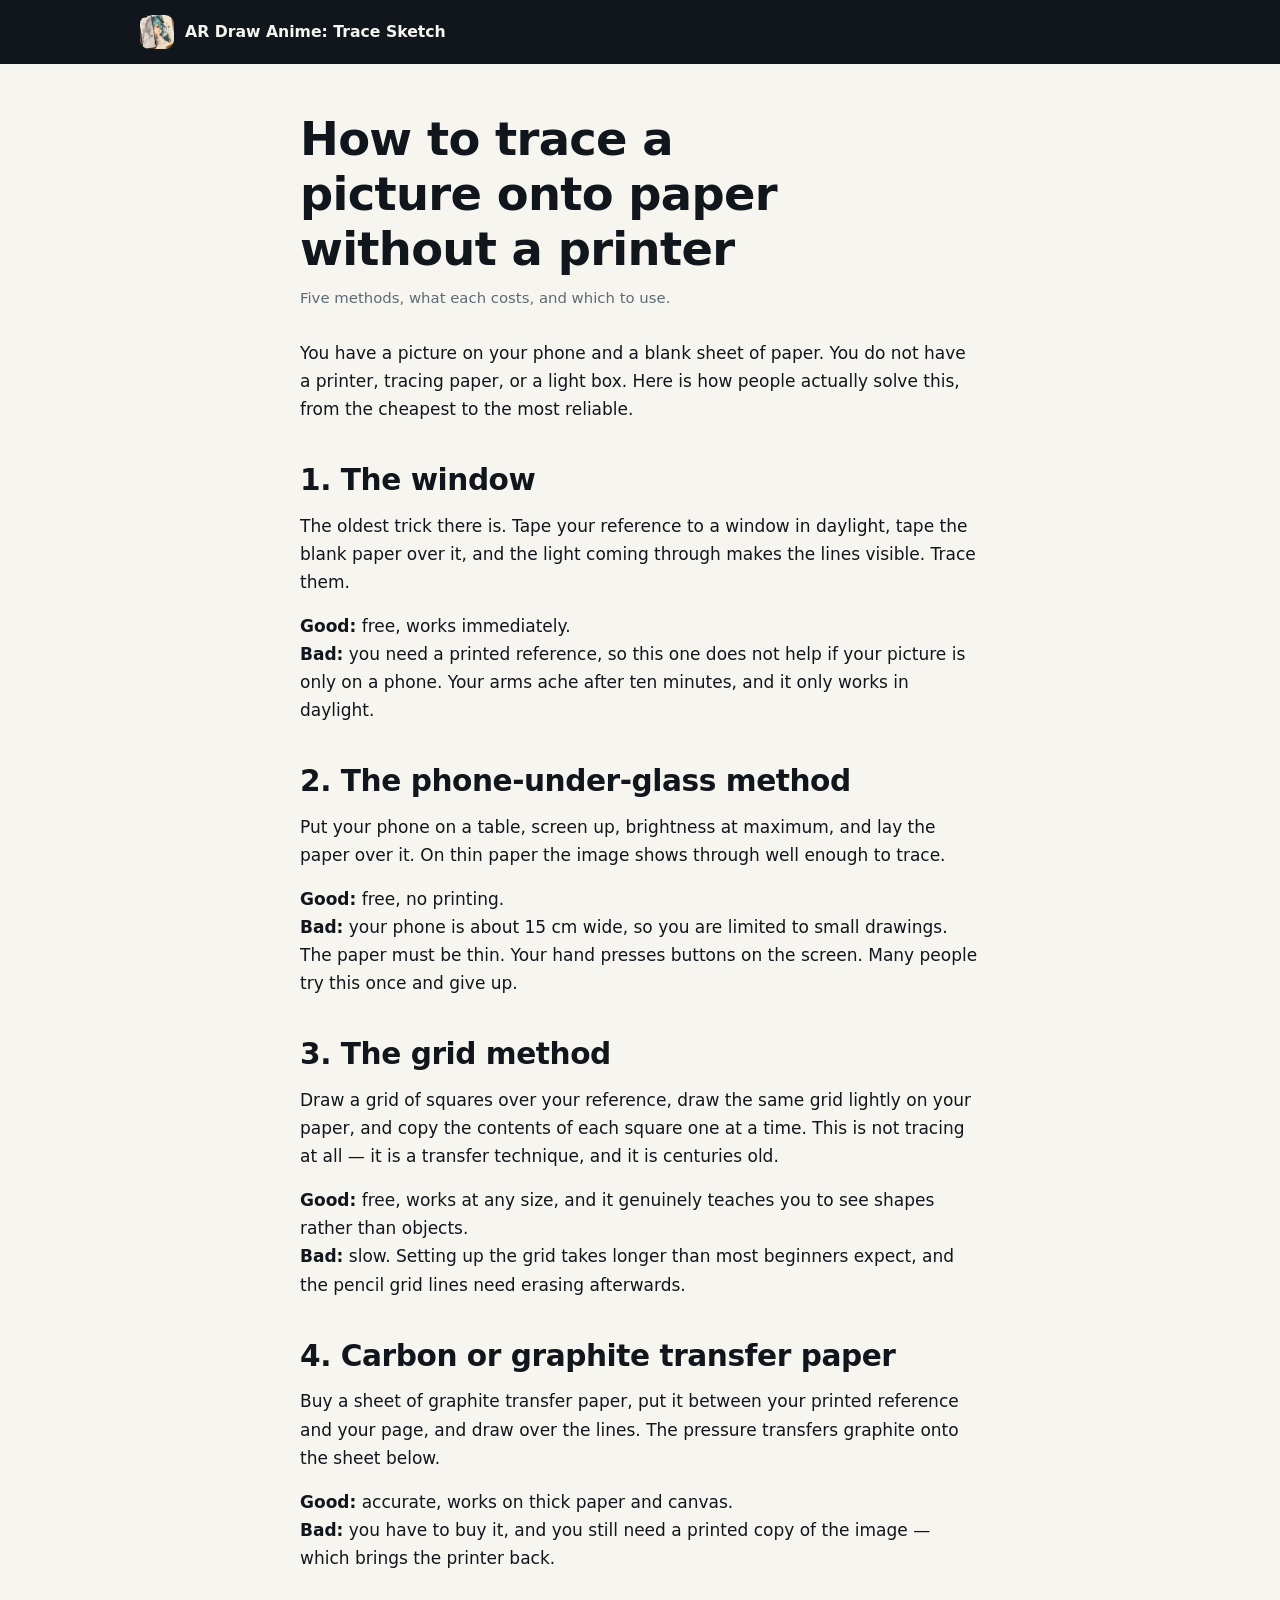
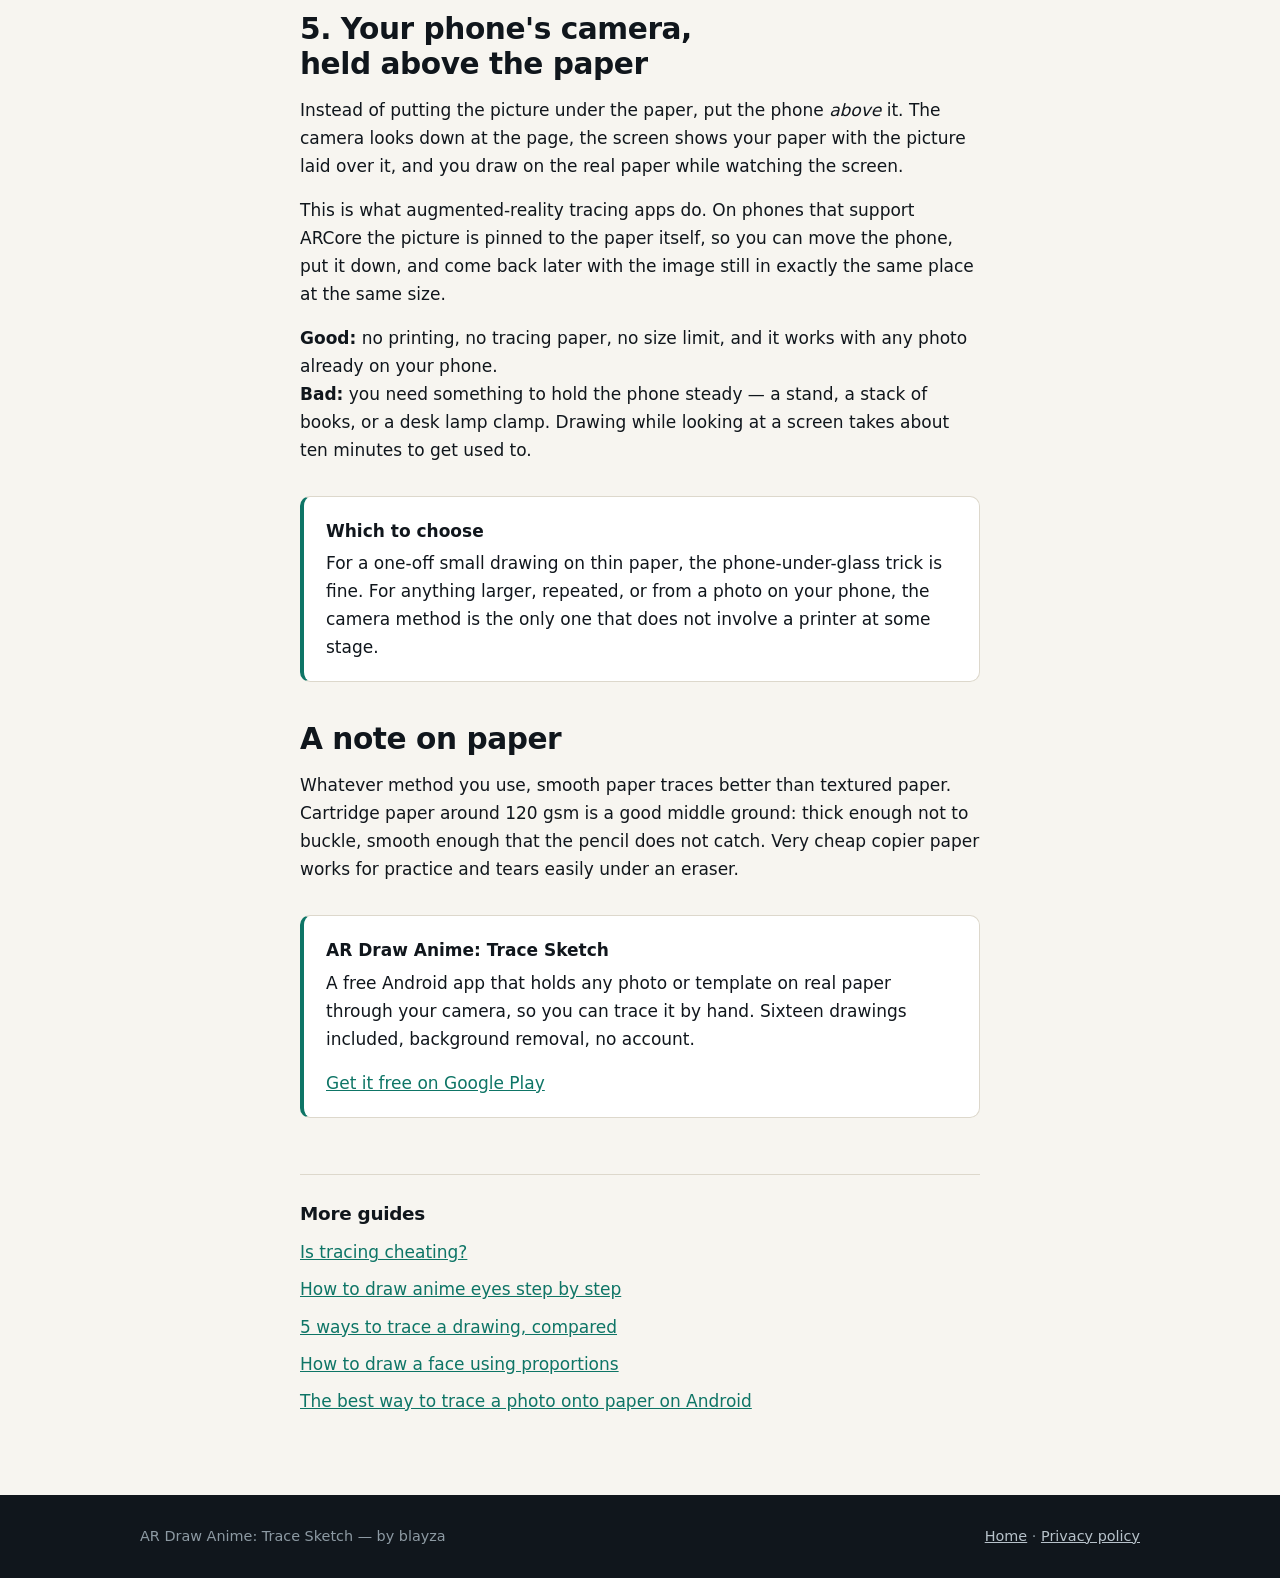
<file: trace-without-printer.html>
<!doctype html>
<html lang="en">
<head>
<meta charset="utf-8">
<meta name="viewport" content="width=device-width, initial-scale=1">
<title>How to Trace a Picture Onto Paper Without a Printer</title>
<meta name="description" content="Five ways to get an image onto paper when you have no printer and no tracing paper — the window method, the screen method, the grid, and two more.">
<link rel="canonical" href="https://lofil6254-ux.github.io/blayza-privacy/trace-without-printer.html">
<meta property="og:title" content="How to Trace a Picture Onto Paper Without a Printer">
<meta property="og:description" content="Five ways to get an image onto paper when you have no printer and no tracing paper — the window method, the screen method, the grid, and two more.">
<meta property="og:image" content="https://lofil6254-ux.github.io/blayza-privacy/img/share.png">
<meta property="og:type" content="article">
<link rel="icon" href="img/icon.png">
<link rel="stylesheet" href="style.css">
<script type="application/ld+json">
{
  "@context": "https://schema.org",
  "@type": "Article",
  "headline": "How to Trace a Picture Onto Paper Without a Printer",
  "description": "Five ways to get an image onto paper when you have no printer and no tracing paper — the window method, the screen method, the grid, and two more.",
  "mainEntityOfPage": "https://lofil6254-ux.github.io/blayza-privacy/trace-without-printer.html",
  "author": { "@type": "Person", "name": "blayza" }
}
</script>
</head>
<body>

<div class="sitebar">
  <div class="wrap">
    <img src="img/icon.png" alt="" width="34" height="34">
    <a href="./">AR Draw Anime: Trace Sketch</a>
  </div>
</div>

<article>
  <div class="wrap narrow">
    <h1>How to trace a picture onto paper without a printer</h1>
    <p class="meta">Five methods, what each costs, and which to use.</p>

<p>You have a picture on your phone and a blank sheet of paper. You do not have a
printer, tracing paper, or a light box. Here is how people actually solve this, from the
cheapest to the most reliable.</p>

<h2>1. The window</h2>

<p>The oldest trick there is. Tape your reference to a window in daylight, tape the blank
paper over it, and the light coming through makes the lines visible. Trace them.</p>

<p><strong>Good:</strong> free, works immediately.<br>
<strong>Bad:</strong> you need a printed reference, so this one does not help if your
picture is only on a phone. Your arms ache after ten minutes, and it only works in
daylight.</p>

<h2>2. The phone-under-glass method</h2>

<p>Put your phone on a table, screen up, brightness at maximum, and lay the paper over
it. On thin paper the image shows through well enough to trace.</p>

<p><strong>Good:</strong> free, no printing.<br>
<strong>Bad:</strong> your phone is about 15&nbsp;cm wide, so you are limited to small
drawings. The paper must be thin. Your hand presses buttons on the screen. Many people
try this once and give up.</p>

<h2>3. The grid method</h2>

<p>Draw a grid of squares over your reference, draw the same grid lightly on your paper,
and copy the contents of each square one at a time. This is not tracing at all — it is a
transfer technique, and it is centuries old.</p>

<p><strong>Good:</strong> free, works at any size, and it genuinely teaches you to see
shapes rather than objects.<br>
<strong>Bad:</strong> slow. Setting up the grid takes longer than most beginners expect,
and the pencil grid lines need erasing afterwards.</p>

<h2>4. Carbon or graphite transfer paper</h2>

<p>Buy a sheet of graphite transfer paper, put it between your printed reference and your
page, and draw over the lines. The pressure transfers graphite onto the sheet below.</p>

<p><strong>Good:</strong> accurate, works on thick paper and canvas.<br>
<strong>Bad:</strong> you have to buy it, and you still need a printed copy of the
image — which brings the printer back.</p>

<h2>5. Your phone's camera, held above the paper</h2>

<p>Instead of putting the picture under the paper, put the phone <em>above</em> it. The
camera looks down at the page, the screen shows your paper with the picture laid over it,
and you draw on the real paper while watching the screen.</p>

<p>This is what augmented-reality tracing apps do. On phones that support ARCore the
picture is pinned to the paper itself, so you can move the phone, put it down, and come
back later with the image still in exactly the same place at the same size.</p>

<p><strong>Good:</strong> no printing, no tracing paper, no size limit, and it works with
any photo already on your phone.<br>
<strong>Bad:</strong> you need something to hold the phone steady — a stand, a stack of
books, or a desk lamp clamp. Drawing while looking at a screen takes about ten minutes to
get used to.</p>

<div class="callout">
  <strong>Which to choose</strong>
  <p>For a one-off small drawing on thin paper, the phone-under-glass trick is fine. For
     anything larger, repeated, or from a photo on your phone, the camera method is the
     only one that does not involve a printer at some stage.</p>
</div>

<h2>A note on paper</h2>

<p>Whatever method you use, smooth paper traces better than textured paper. Cartridge
paper around 120&nbsp;gsm is a good middle ground: thick enough not to buckle, smooth
enough that the pencil does not catch. Very cheap copier paper works for practice and
tears easily under an eraser.</p>

    <div class="callout">
      <strong>AR Draw Anime: Trace Sketch</strong>
      <p>A free Android app that holds any photo or template on real paper through your
         camera, so you can trace it by hand. Sixteen drawings included, background
         removal, no account.</p>
      <p><a href="https://play.google.com/store/apps/details?id=com.artracing.studio">Get it free on Google Play</a></p>
    </div>

    <div class="more">
      <h2>More guides</h2>
      <ul>
        <li><a href="is-tracing-cheating.html">Is tracing cheating?</a></li>
        <li><a href="how-to-draw-anime-eyes.html">How to draw anime eyes step by step</a></li>
        <li><a href="ways-to-trace-a-drawing.html">5 ways to trace a drawing, compared</a></li>
        <li><a href="draw-a-face-proportions.html">How to draw a face using proportions</a></li>
        <li><a href="trace-photo-android.html">The best way to trace a photo onto paper on Android</a></li>
      </ul>
    </div>
  </div>
</article>

<footer>
  <div class="wrap">
    <span>AR Draw Anime: Trace Sketch &mdash; by blayza</span>
    <span><a href="./">Home</a> &middot; <a href="privacy-policy.html">Privacy policy</a></span>
  </div>
</footer>

</body>
</html>
</file>
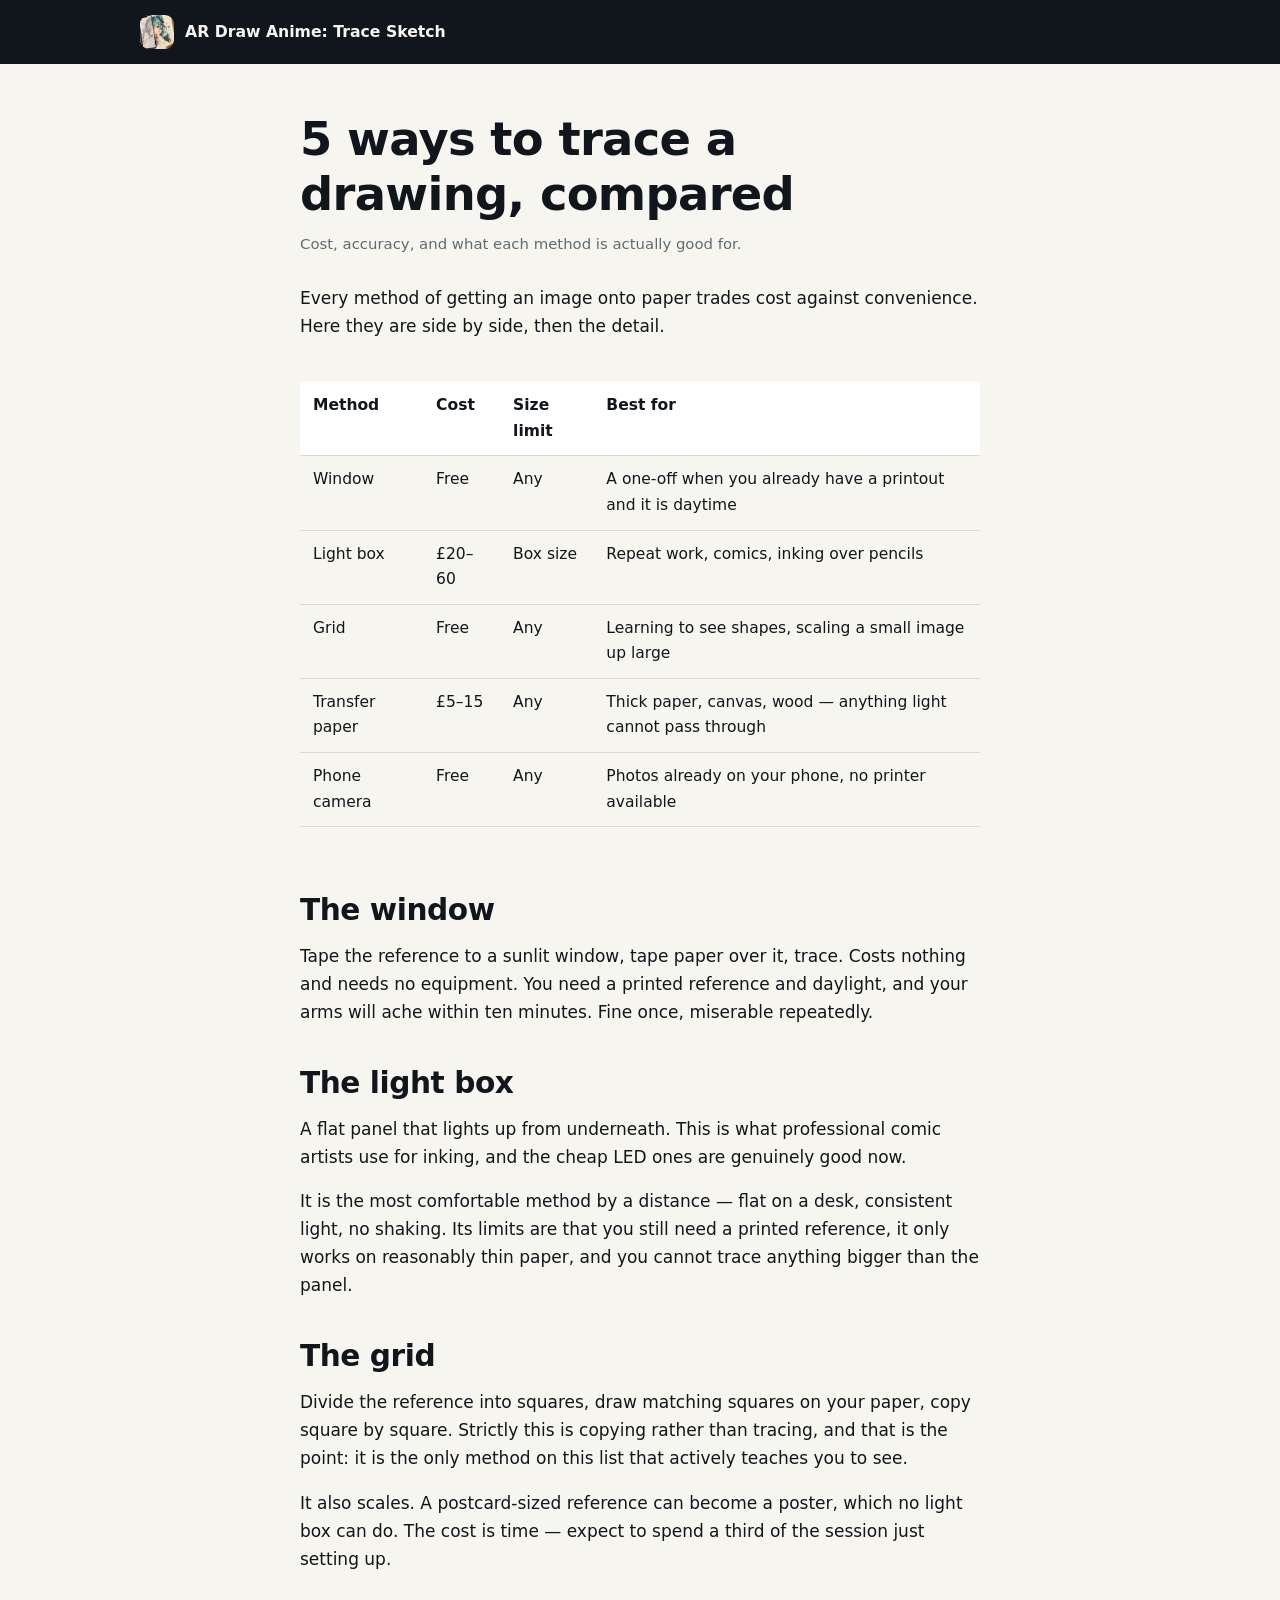
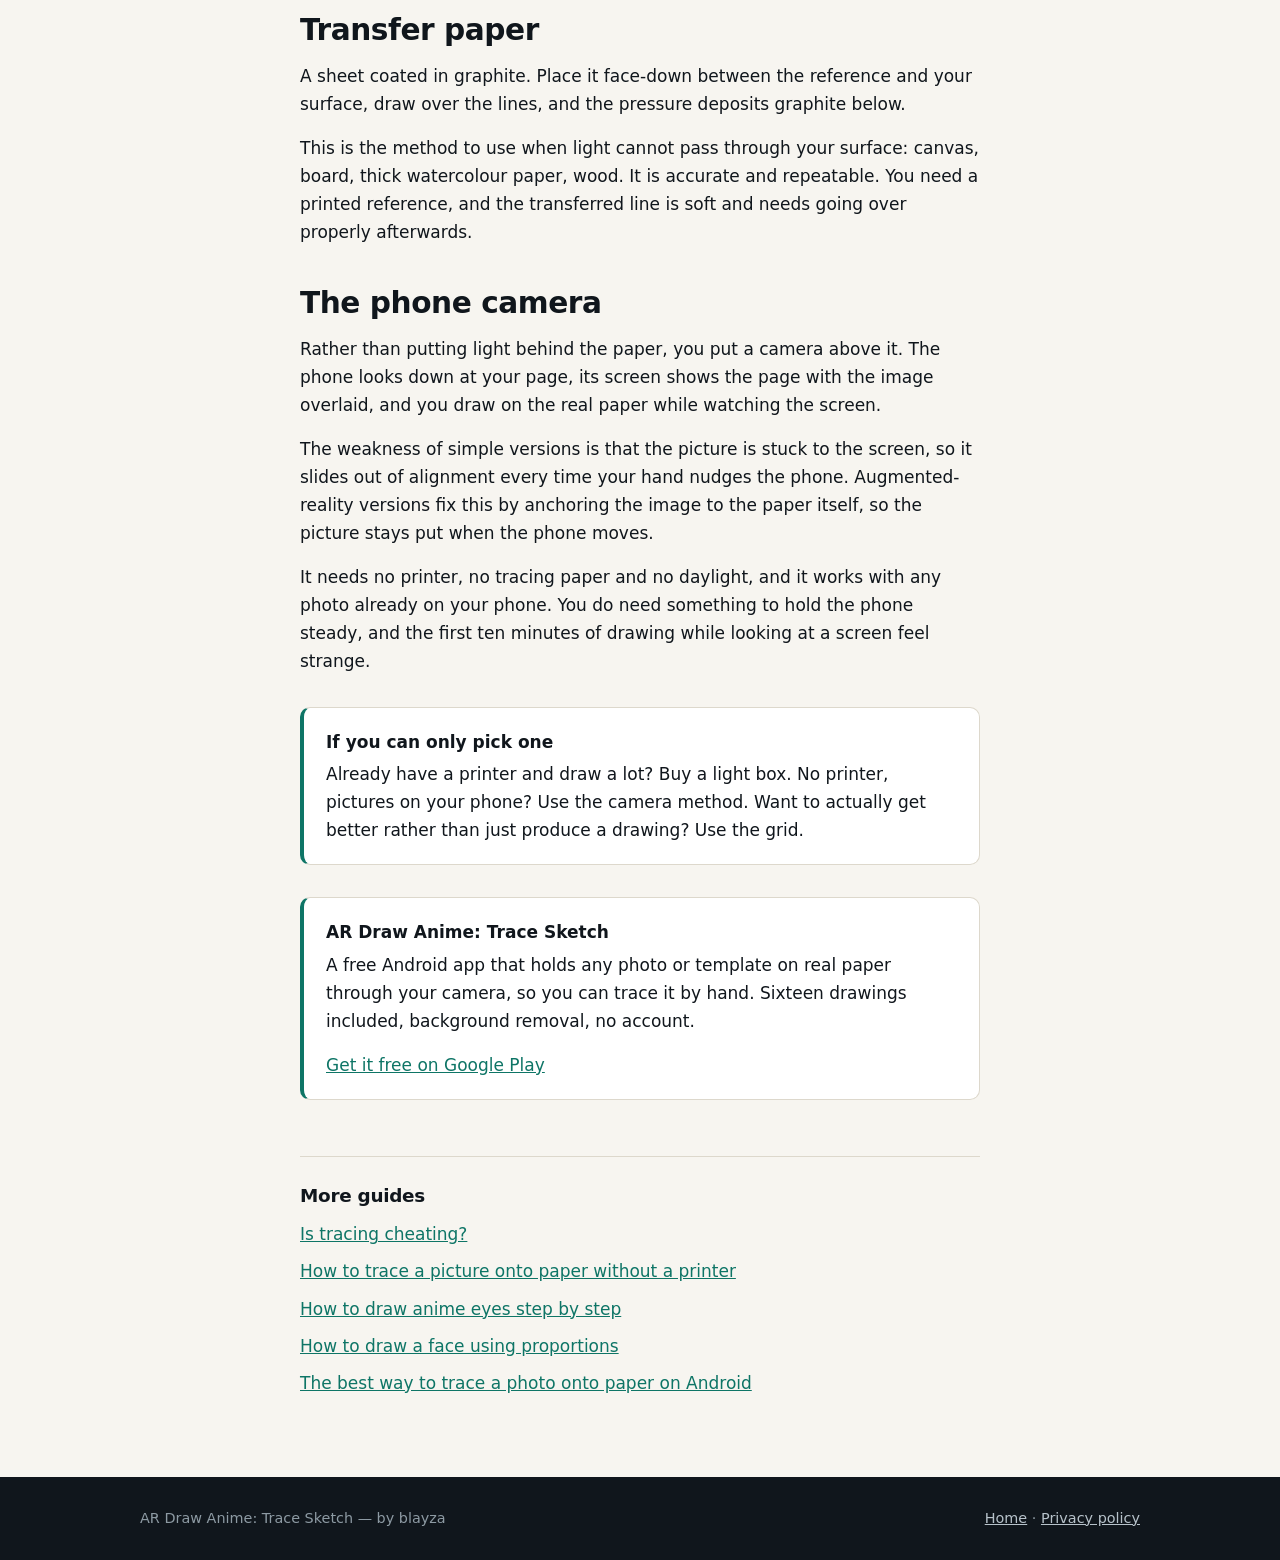
<file: ways-to-trace-a-drawing.html>
<!doctype html>
<html lang="en">
<head>
<meta charset="utf-8">
<meta name="viewport" content="width=device-width, initial-scale=1">
<title>5 Ways to Trace a Drawing, Compared</title>
<meta name="description" content="Light box, window, grid, printer transfer and phone camera — what each one costs, what it is good at, and which to pick for your situation.">
<link rel="canonical" href="https://lofil6254-ux.github.io/blayza-privacy/ways-to-trace-a-drawing.html">
<meta property="og:title" content="5 Ways to Trace a Drawing, Compared">
<meta property="og:description" content="Light box, window, grid, printer transfer and phone camera — what each one costs, what it is good at, and which to pick for your situation.">
<meta property="og:image" content="https://lofil6254-ux.github.io/blayza-privacy/img/share.png">
<meta property="og:type" content="article">
<link rel="icon" href="img/icon.png">
<link rel="stylesheet" href="style.css">
<script type="application/ld+json">
{
  "@context": "https://schema.org",
  "@type": "Article",
  "headline": "5 Ways to Trace a Drawing, Compared",
  "description": "Light box, window, grid, printer transfer and phone camera — what each one costs, what it is good at, and which to pick for your situation.",
  "mainEntityOfPage": "https://lofil6254-ux.github.io/blayza-privacy/ways-to-trace-a-drawing.html",
  "author": { "@type": "Person", "name": "blayza" }
}
</script>
</head>
<body>

<div class="sitebar">
  <div class="wrap">
    <img src="img/icon.png" alt="" width="34" height="34">
    <a href="./">AR Draw Anime: Trace Sketch</a>
  </div>
</div>

<article>
  <div class="wrap narrow">
    <h1>5 ways to trace a drawing, compared</h1>
    <p class="meta">Cost, accuracy, and what each method is actually good for.</p>

<p>Every method of getting an image onto paper trades cost against convenience. Here they
are side by side, then the detail.</p>

<div class="table-scroll">
<table class="compare">
  <tr>
    <th>Method</th><th>Cost</th><th>Size limit</th><th>Best for</th>
  </tr>
  <tr>
    <td>Window</td><td>Free</td><td>Any</td>
    <td>A one-off when you already have a printout and it is daytime</td>
  </tr>
  <tr>
    <td>Light box</td><td>£20&ndash;60</td><td>Box size</td>
    <td>Repeat work, comics, inking over pencils</td>
  </tr>
  <tr>
    <td>Grid</td><td>Free</td><td>Any</td>
    <td>Learning to see shapes, scaling a small image up large</td>
  </tr>
  <tr>
    <td>Transfer paper</td><td>£5&ndash;15</td><td>Any</td>
    <td>Thick paper, canvas, wood — anything light cannot pass through</td>
  </tr>
  <tr>
    <td>Phone camera</td><td>Free</td><td>Any</td>
    <td>Photos already on your phone, no printer available</td>
  </tr>
</table>
</div>

<h2>The window</h2>

<p>Tape the reference to a sunlit window, tape paper over it, trace. Costs nothing and
needs no equipment. You need a printed reference and daylight, and your arms will ache
within ten minutes. Fine once, miserable repeatedly.</p>

<h2>The light box</h2>

<p>A flat panel that lights up from underneath. This is what professional comic artists
use for inking, and the cheap LED ones are genuinely good now.</p>

<p>It is the most comfortable method by a distance — flat on a desk, consistent light,
no shaking. Its limits are that you still need a printed reference, it only works on
reasonably thin paper, and you cannot trace anything bigger than the panel.</p>

<h2>The grid</h2>

<p>Divide the reference into squares, draw matching squares on your paper, copy square by
square. Strictly this is copying rather than tracing, and that is the point: it is the
only method on this list that actively teaches you to see.</p>

<p>It also scales. A postcard-sized reference can become a poster, which no light box can
do. The cost is time — expect to spend a third of the session just setting up.</p>

<h2>Transfer paper</h2>

<p>A sheet coated in graphite. Place it face-down between the reference and your surface,
draw over the lines, and the pressure deposits graphite below.</p>

<p>This is the method to use when light cannot pass through your surface: canvas, board,
thick watercolour paper, wood. It is accurate and repeatable. You need a printed
reference, and the transferred line is soft and needs going over properly afterwards.</p>

<h2>The phone camera</h2>

<p>Rather than putting light behind the paper, you put a camera above it. The phone looks
down at your page, its screen shows the page with the image overlaid, and you draw on the
real paper while watching the screen.</p>

<p>The weakness of simple versions is that the picture is stuck to the screen, so it
slides out of alignment every time your hand nudges the phone. Augmented-reality versions
fix this by anchoring the image to the paper itself, so the picture stays put when the
phone moves.</p>

<p>It needs no printer, no tracing paper and no daylight, and it works with any photo
already on your phone. You do need something to hold the phone steady, and the first ten
minutes of drawing while looking at a screen feel strange.</p>

<div class="callout">
  <strong>If you can only pick one</strong>
  <p>Already have a printer and draw a lot? Buy a light box. No printer, pictures on your
     phone? Use the camera method. Want to actually get better rather than just produce a
     drawing? Use the grid.</p>
</div>

    <div class="callout">
      <strong>AR Draw Anime: Trace Sketch</strong>
      <p>A free Android app that holds any photo or template on real paper through your
         camera, so you can trace it by hand. Sixteen drawings included, background
         removal, no account.</p>
      <p><a href="https://play.google.com/store/apps/details?id=com.artracing.studio">Get it free on Google Play</a></p>
    </div>

    <div class="more">
      <h2>More guides</h2>
      <ul>
        <li><a href="is-tracing-cheating.html">Is tracing cheating?</a></li>
        <li><a href="trace-without-printer.html">How to trace a picture onto paper without a printer</a></li>
        <li><a href="how-to-draw-anime-eyes.html">How to draw anime eyes step by step</a></li>
        <li><a href="draw-a-face-proportions.html">How to draw a face using proportions</a></li>
        <li><a href="trace-photo-android.html">The best way to trace a photo onto paper on Android</a></li>
      </ul>
    </div>
  </div>
</article>

<footer>
  <div class="wrap">
    <span>AR Draw Anime: Trace Sketch &mdash; by blayza</span>
    <span><a href="./">Home</a> &middot; <a href="privacy-policy.html">Privacy policy</a></span>
  </div>
</footer>

</body>
</html>
</file>
<file: style.css>
/* Shared by every page.
   One file rather than inline styles per page: the browser fetches it once and reuses
   it across the site, and page weight is itself a ranking signal. */

:root {
  --ink: #10161c;
  --ink-soft: #1b242d;
  --paper: #f7f5f0;
  --line: #ddd8cc;
  --teal: #0e7566;
  --teal-bright: #4dd8c0;
  --muted: #5d6b73;
  color-scheme: light;
}

* { box-sizing: border-box; }

body {
  margin: 0;
  background: var(--paper);
  color: var(--ink);
  font: 17px/1.65 "Segoe UI", system-ui, -apple-system, Roboto, sans-serif;
  -webkit-font-smoothing: antialiased;
}

.wrap { max-width: 1040px; margin: 0 auto; padding-inline: 20px; }
.wrap.narrow { max-width: 720px; }

h1, h2, h3 { line-height: 1.18; text-wrap: balance; letter-spacing: -0.015em; }
h1 { font-size: clamp(1.9rem, 4.8vw, 2.9rem); margin: 0 0 16px; }
h2 { font-size: clamp(1.35rem, 3vw, 1.85rem); margin: 44px 0 14px; }
h3 { font-size: 1.12rem; margin: 30px 0 6px; }
p { margin: 0 0 16px; }
a { color: var(--teal); }
ul, ol { padding-left: 24px; margin: 0 0 16px; }
li { margin-bottom: 7px; }

/* ------------------------------------------------------------------ site bar */
.sitebar { background: var(--ink); padding-block: 15px; }
.sitebar .wrap { display: flex; align-items: center; gap: 11px; }
.sitebar img { width: 34px; height: 34px; border-radius: 9px; }
.sitebar a { color: var(--paper); text-decoration: none; font-weight: 700; font-size: .98rem; }

/* --------------------------------------------------------------------- hero */
header.hero { background: var(--ink); color: var(--paper); padding-block: 52px 60px; }
header.hero .wrap { display: grid; gap: 44px; grid-template-columns: 1.15fr 0.85fr; align-items: center; }
header.hero p { color: #b7c2ca; font-size: 1.12rem; max-width: 46ch; }
.brand { display: flex; align-items: center; gap: 13px; margin-bottom: 28px; }
.brand img { width: 50px; height: 50px; border-radius: 12px; }
.brand span { font-weight: 700; font-size: 1.02rem; }
.hero-shot {
  width: 100%; max-width: 330px; border-radius: 20px; display: block;
  margin-inline: auto; box-shadow: 0 24px 60px rgba(0,0,0,.45);
}

.cta {
  display: inline-block; background: var(--teal-bright); color: var(--ink);
  font-weight: 700; text-decoration: none; padding: 15px 30px; border-radius: 999px;
  margin-top: 10px;
}
.cta:hover { background: #6fe6d2; }
.cta-note { display: block; margin-top: 11px; font-size: .9rem; color: #8d9aa3; }

/* ----------------------------------------------------------------- sections */
section { padding-block: 60px; }
section + section { border-top: 1px solid var(--line); }
.lede { font-size: 1.12rem; color: var(--muted); max-width: 62ch; }

.steps { display: grid; gap: 26px; grid-template-columns: repeat(3, 1fr); margin-top: 32px; }
.step { background: #fff; border: 1px solid var(--line); border-radius: 14px; padding: 24px; }
.step .n {
  width: 30px; height: 30px; border-radius: 50%; background: var(--teal); color: #fff;
  display: grid; place-items: center; font-weight: 700; font-size: .92rem; margin-bottom: 13px;
}
.step h3 { margin-top: 0; }
.step p { margin: 0; color: var(--muted); font-size: .97rem; }

.shots { display: grid; gap: 22px; grid-template-columns: repeat(3, 1fr); margin-top: 32px; }
.shots img { width: 100%; border-radius: 14px; border: 1px solid var(--line); display: block; }
.shots figcaption { margin-top: 10px; font-size: .92rem; color: var(--muted); }
figure { margin: 0; }

.templates { display: grid; gap: 18px; grid-template-columns: repeat(4, 1fr); margin-top: 28px; }
.templates img {
  width: 100%; background: #fff; border: 1px solid var(--line);
  border-radius: 12px; display: block; padding: 10px;
}

.features { display: grid; gap: 22px 36px; grid-template-columns: repeat(2, 1fr); margin-top: 28px; }
.features h3 { margin-top: 0; margin-bottom: 4px; }
.features p { color: var(--muted); font-size: .97rem; margin: 0; }

/* ---------------------------------------------------------------------- faq */
.faq { max-width: 70ch; }
.faq details { border-bottom: 1px solid var(--line); padding-block: 17px; }
.faq summary {
  cursor: pointer; font-weight: 600; font-size: 1.04rem; list-style: none;
  display: flex; justify-content: space-between; gap: 16px; align-items: baseline;
}
.faq summary::-webkit-details-marker { display: none; }
.faq summary::after { content: "+"; color: var(--teal); font-weight: 700; }
.faq details[open] summary::after { content: "\2013"; }
.faq p { margin: 12px 0 0; color: var(--muted); }

/* ----------------------------------------------------------------- articles */
article { padding-block: 48px 64px; }
article .meta { color: var(--muted); font-size: .93rem; margin: -6px 0 28px; }
article h2 { margin-top: 40px; }
article img { max-width: 100%; border-radius: 12px; border: 1px solid var(--line); }

.callout {
  background: #fff; border: 1px solid var(--line); border-left: 4px solid var(--teal);
  border-radius: 10px; padding: 20px 22px; margin: 32px 0;
}
.callout p:last-child { margin-bottom: 0; }
.callout strong { display: block; margin-bottom: 4px; }

.compare { width: 100%; border-collapse: collapse; margin: 26px 0; font-size: .97rem; }
.compare th, .compare td { text-align: left; padding: 11px 13px; border-bottom: 1px solid var(--line); vertical-align: top; }
.compare th { background: #fff; font-weight: 700; }
.table-scroll { overflow-x: auto; }

.more { margin-top: 56px; padding-top: 28px; border-top: 1px solid var(--line); }
.more h2 { margin-top: 0; font-size: 1.15rem; }
.more ul { list-style: none; padding: 0; }
.more li { margin-bottom: 9px; }

/* ----------------------------------------------------------------- closing */
.closing { background: var(--ink-soft); color: var(--paper); text-align: center; }
.closing h2 { margin-top: 0; }
.closing p { color: #b7c2ca; max-width: 50ch; margin-inline: auto; }

footer { background: var(--ink); color: #8d9aa3; padding-block: 30px; font-size: .9rem; }
footer .wrap { display: flex; justify-content: space-between; gap: 16px; flex-wrap: wrap; }
footer a { color: #b7c2ca; }

@media (max-width: 860px) {
  header.hero .wrap { grid-template-columns: 1fr; }
  .steps, .shots, .features { grid-template-columns: 1fr; }
  .templates { grid-template-columns: repeat(2, 1fr); }
  section { padding-block: 46px; }
}
</file>
